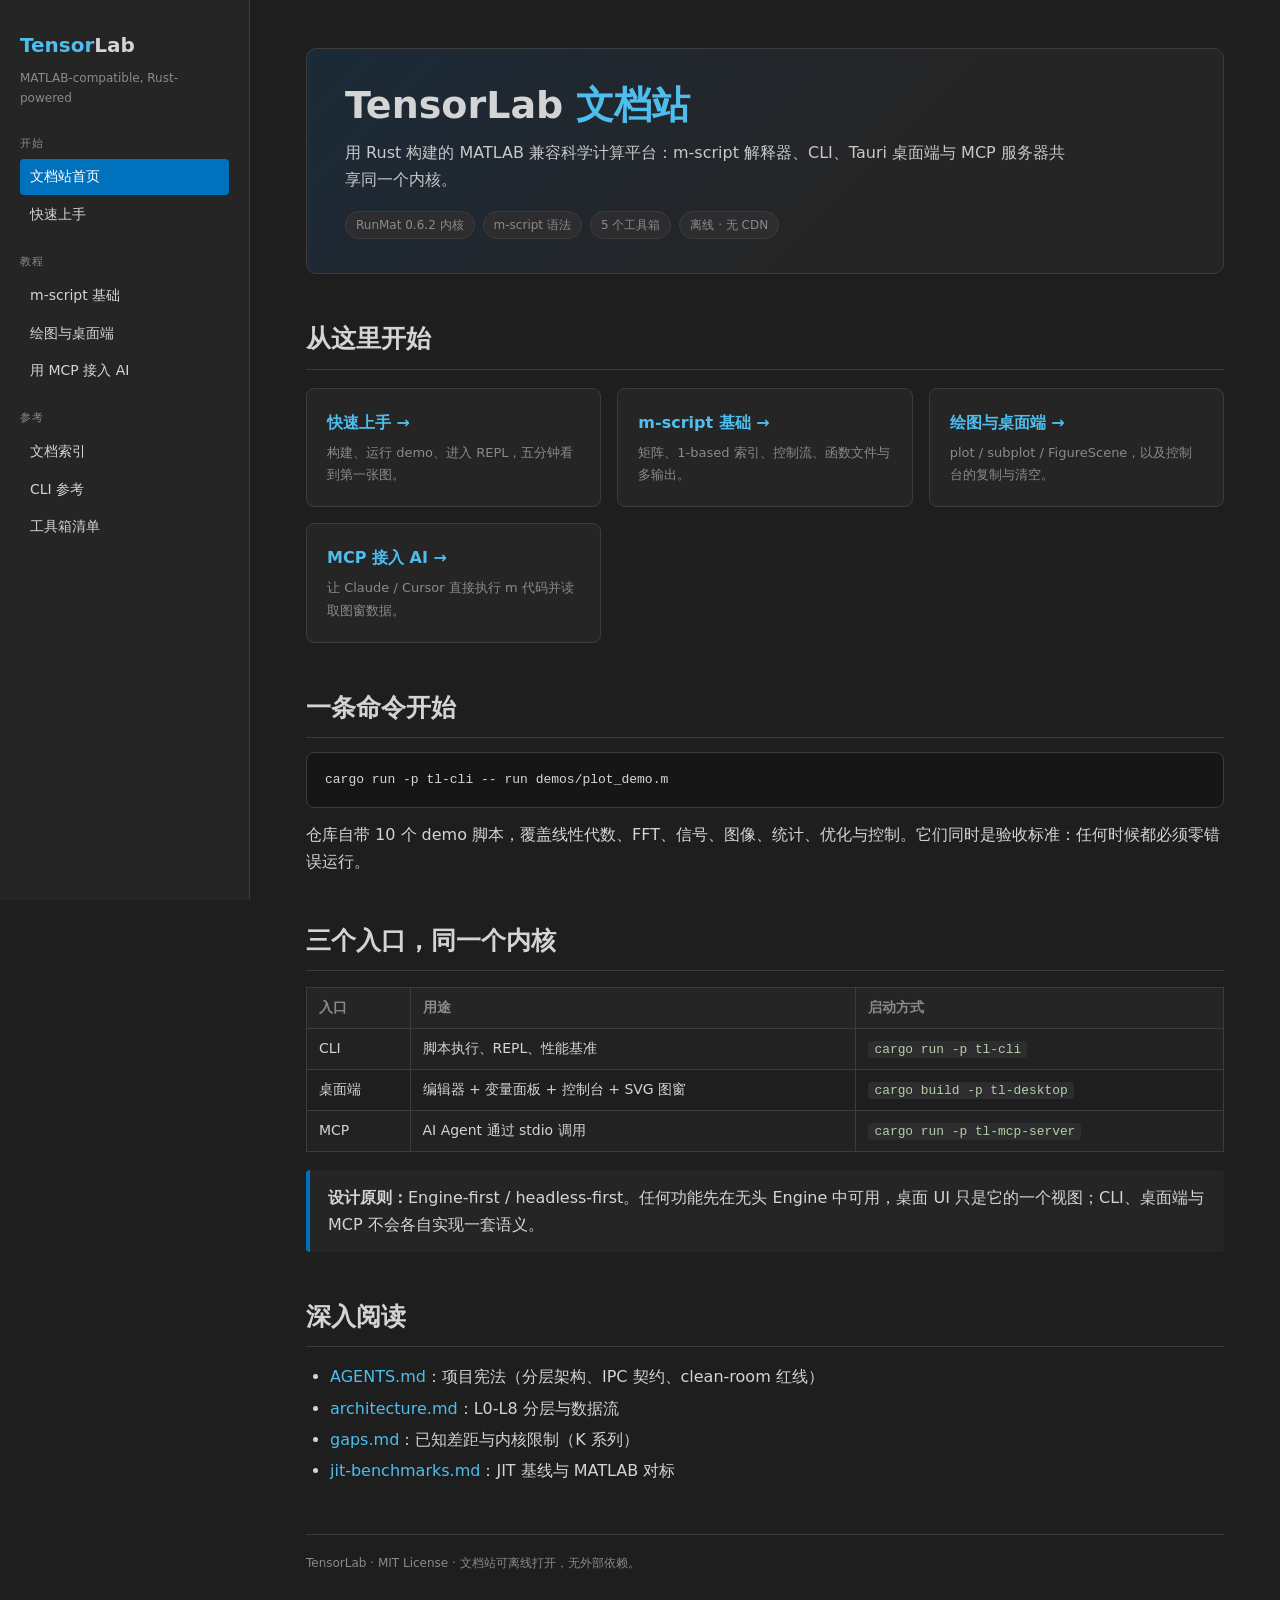
<file: docs/site/index.html>
<!DOCTYPE html>
<html lang="zh-CN">
<head>
<meta charset="UTF-8">
<meta name="viewport" content="width=device-width, initial-scale=1.0">
<title>TensorLab 文档站</title>
<link rel="stylesheet" href="style.css">
</head>
<body>
<div class="layout">
<nav>
  <span class="brand">Tensor<b>Lab</b></span>
  <div class="tagline">MATLAB-compatible, Rust-powered</div>
  <div class="group">开始</div>
  <a class="item active" href="index.html">文档站首页</a>
  <a class="item" href="tutorials/getting-started.html">快速上手</a>
  <div class="group">教程</div>
  <a class="item" href="tutorials/scripting.html">m-script 基础</a>
  <a class="item" href="tutorials/plotting.html">绘图与桌面端</a>
  <a class="item" href="tutorials/mcp.html">用 MCP 接入 AI</a>
  <div class="group">参考</div>
  <a class="item" href="../README.md">文档索引</a>
  <a class="item" href="../cli.md">CLI 参考</a>
  <a class="item" href="../toolboxes/">工具箱清单</a>
</nav>
<main>
<div class="content">
  <section class="hero">
    <h1>Tensor<b style="color:var(--fg)">Lab</b> <span>文档站</span></h1>
    <p>用 Rust 构建的 MATLAB 兼容科学计算平台：m-script 解释器、CLI、Tauri 桌面端与 MCP 服务器共享同一个内核。</p>
    <div class="badges">
      <span class="badge">RunMat 0.6.2 内核</span>
      <span class="badge">m-script 语法</span>
      <span class="badge">5 个工具箱</span>
      <span class="badge">离线 · 无 CDN</span>
    </div>
  </section>

  <h2>从这里开始</h2>
  <div class="cards">
    <a class="card" href="tutorials/getting-started.html">
      <div class="title">快速上手 →</div>
      <div class="desc">构建、运行 demo、进入 REPL，五分钟看到第一张图。</div>
    </a>
    <a class="card" href="tutorials/scripting.html">
      <div class="title">m-script 基础 →</div>
      <div class="desc">矩阵、1-based 索引、控制流、函数文件与多输出。</div>
    </a>
    <a class="card" href="tutorials/plotting.html">
      <div class="title">绘图与桌面端 →</div>
      <div class="desc">plot / subplot / FigureScene，以及控制台的复制与清空。</div>
    </a>
    <a class="card" href="tutorials/mcp.html">
      <div class="title">MCP 接入 AI →</div>
      <div class="desc">让 Claude / Cursor 直接执行 m 代码并读取图窗数据。</div>
    </a>
  </div>

  <h2>一条命令开始</h2>
<pre><code>cargo run -p tl-cli -- run demos/plot_demo.m</code></pre>
  <p>仓库自带 10 个 demo 脚本，覆盖线性代数、FFT、信号、图像、统计、优化与控制。它们同时是验收标准：任何时候都必须零错误运行。</p>

  <h2>三个入口，同一个内核</h2>
  <table>
    <tr><th>入口</th><th>用途</th><th>启动方式</th></tr>
    <tr><td>CLI</td><td>脚本执行、REPL、性能基准</td><td><code>cargo run -p tl-cli</code></td></tr>
    <tr><td>桌面端</td><td>编辑器 + 变量面板 + 控制台 + SVG 图窗</td><td><code>cargo build -p tl-desktop</code></td></tr>
    <tr><td>MCP</td><td>AI Agent 通过 stdio 调用</td><td><code>cargo run -p tl-mcp-server</code></td></tr>
  </table>

  <div class="callout">
    <strong>设计原则：</strong>Engine-first / headless-first。任何功能先在无头 Engine 中可用，桌面 UI 只是它的一个视图；CLI、桌面端与 MCP 不会各自实现一套语义。
  </div>

  <h2>深入阅读</h2>
  <ul>
    <li><a href="../../AGENTS.md">AGENTS.md</a>：项目宪法（分层架构、IPC 契约、clean-room 红线）</li>
    <li><a href="../architecture.md">architecture.md</a>：L0-L8 分层与数据流</li>
    <li><a href="../gaps.md">gaps.md</a>：已知差距与内核限制（K 系列）</li>
    <li><a href="../jit-benchmarks.md">jit-benchmarks.md</a>：JIT 基线与 MATLAB 对标</li>
  </ul>

  <footer>TensorLab · MIT License · 文档站可离线打开，无外部依赖。</footer>
</div>
</main>
</div>
</body>
</html>
</file>
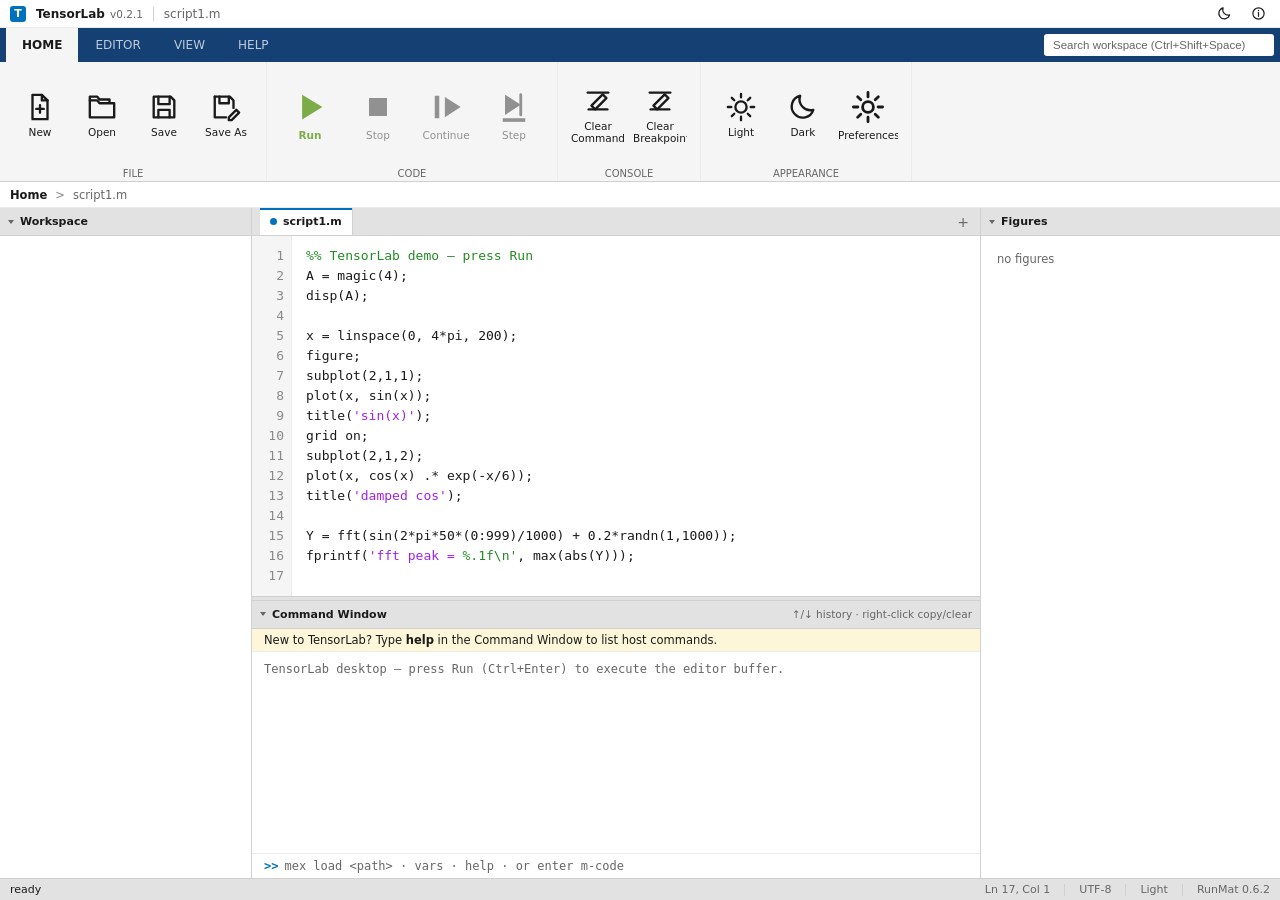
<file: apps/tl-desktop/ui/index.html>
<!DOCTYPE html>
<html lang="en" data-theme="light">
<head>
<meta charset="UTF-8" />
<title>TensorLab</title>
<script>
  // Restore the saved theme before first paint (light is the product default).
  try {
    if (localStorage.getItem("tl.theme") === "dark") {
      document.documentElement.setAttribute("data-theme", "dark");
    }
  } catch (e) { /* storage unavailable */ }
</script>
<style>
  /* ------------------------------------------------------------------
     Design tokens measured from MATLAB R2026a (docs/ui/r2026a-reference/
     design-tokens.md). Light is the default theme; dark is a first-class
     alternative with the same layout metrics.
     ------------------------------------------------------------------ */
  :root {
    /* chrome — 2026-11-12 pixel re-verification (design-tokens.md §1.1/§1.2) */
    --bg-titlebar: #ffffff;          /* titlebar stays white in BOTH themes */
    --bg-ribbon: #f5f5f5;            /* ribbon toolstrip body */
    --bg-ribbon-tabs: #144074;       /* ribbon tab row: brand navy in BOTH themes */
    --bg-ribbon-tab-active: #f5f5f5; /* active tab merges with the body below */
    --bg-panel: #ffffff;
    --bg-editor: #ffffff;
    --bg-panelhead: #e2e2e2;         /* idle panel header strip */
    --bg-docktab-idle: #e2e2e2;
    --bg-gutter: #f5f5f5;
    --bg-banner: #fdf6d8;
    --border-panel: #d0d0d0;
    --border-soft: #ebebeb;
    --hover: #e8e8e8;                /* generic hover fill */
    --titlebar-fg: #1a1a1a;          /* titlebar text (fixed: white bg both themes) */
    --titlebar-muted: #666666;

    /* text */
    --text-primary: #1a1a1a;
    --text-muted: #666666;
    --text-gutter: #8a8a8a;

    /* accents */
    --accent-blue: #0072bd;
    --accent-active: #2e71bf;        /* focused panel header blue */
    --accent-green: #7cac48;
    --accent-stop: #9a9a9a;
    --accent-error: #bd0007;

    /* syntax (light) */
    --syn-keyword: #0072bd;
    --syn-comment: #228b22;
    --syn-string: #a020f0;
    --syn-number: #1a1a1a;
    --syn-builtin: #1a1a1a;

    /* layout metrics (measured, logical px @125% DPI) */
    --h-titlebar: 28px;
    --h-ribbon-tabs: 34px;
    --h-ribbon-body: 120px;
    --h-pathbar: 26px;
    --h-statusbar: 22px;
    --h-panelhead: 28px;
    --w-gutter: 40px;
    --editor-font: 13px;
    --editor-line: 20px;

    /* legacy aliases (kept so inline styles / older rules keep working) */
    --bg: var(--bg-panel);
    --bg2: var(--bg-titlebar);
    --bg3: var(--bg-docktab-idle);
    --panel: var(--bg-docktab-idle);
    --fg: var(--text-primary);
    --dim: var(--text-muted);
    --accent: var(--accent-blue);
    --err: var(--accent-error);
    --warn: #b8860b;
    --border: var(--border-panel);
    --sel: #cfe6f5;
  }

  html[data-theme="dark"] {
    /* 2026-11-12 re-measurement: dark keeps the white titlebar and the navy
       tab row; only the toolstrip body and content area go dark (flat #121212). */
    --bg-titlebar: #ffffff;
    --bg-ribbon: #212121;
    --bg-ribbon-tabs: #144074;
    --bg-ribbon-tab-active: #212121;
    --bg-panel: #121212;
    --bg-editor: #121212;
    --bg-panelhead: #000000;
    --bg-docktab-idle: #212121;
    --bg-gutter: #121212;
    --bg-banner: #433302;
    --border-panel: #454545;
    --border-soft: #3a3a3a;
    --hover: #2e2e2e;

    --text-primary: #e0e0e0;
    --text-muted: #9a9a9a;
    --text-gutter: #6a6a6a;

    --accent-blue: #4da6db;
    --accent-active: #2e71bf;
    --accent-green: #7cac48;
    --accent-stop: #707070;
    --accent-error: #f14c4c;

    --syn-keyword: #4da6db;
    --syn-comment: #6a9955;
    --syn-string: #ce9178;
    --syn-number: #b5cea8;
    --syn-builtin: #dcdcaa;

    --sel: #094771;
    --warn: #cca700;
  }

  * { box-sizing: border-box; margin: 0; padding: 0; }
  html, body { height: 100%; overflow: hidden; }
  body {
    font-family: "Segoe UI", system-ui, sans-serif;
    font-size: 12px;
    background: var(--bg-panel);
    color: var(--text-primary);
    display: flex;
    flex-direction: column;
  }
  button { font-family: inherit; }
  .ico {
    width: 20px; height: 20px; display: block;
    fill: none; stroke: currentColor; stroke-width: 1.25;
    stroke-linecap: round; stroke-linejoin: round;
  }
  .ico text { fill: currentColor; stroke: none; font-size: 9px; font-weight: 700; }
  .spacer { flex: 1; }

  /* ---------------------------------------------------------------- titlebar */
  .titlebar {
    height: var(--h-titlebar); flex: none;
    display: flex; align-items: center; gap: 10px;
    padding: 0 10px;
    background: var(--bg-titlebar);
    color: var(--titlebar-fg);
    border-bottom: 1px solid var(--border-soft);
    user-select: none;
  }
  .brand-mark {
    width: 16px; height: 16px; border-radius: 3px;
    background: var(--accent-blue); color: #fff;
    font-size: 11px; font-weight: 700;
    display: grid; place-items: center;
  }
  .brand { font-size: 12px; font-weight: 600; white-space: nowrap; }
  #app-version { margin-left: 5px; font-size: 10.5px; font-weight: 400; color: var(--titlebar-muted); }
  #doc-title { font-size: 12px; color: var(--titlebar-muted); white-space: nowrap; }
  .titlebar .divider { width: 1px; height: 14px; background: #d0d0d0; }
  .titlebar .icon-btn {
    width: 24px; height: 22px; display: grid; place-items: center;
    border: 1px solid transparent; border-radius: 3px;
    background: transparent; color: var(--titlebar-fg); cursor: pointer;
  }
  .titlebar .icon-btn:hover { background: var(--hover); border-color: var(--border-panel); }
  .titlebar .icon-btn .ico { width: 15px; height: 15px; }

  /* ---------------------------------------------------------------- ribbon */
  .ribbon { flex: none; background: var(--bg-ribbon); }
  .ribbon-tabs {
    height: var(--h-ribbon-tabs);
    display: flex; align-items: stretch; gap: 1px;
    padding: 0 6px;
    background: var(--bg-ribbon-tabs);
  }
  #ribbonTabs { display: flex; align-items: stretch; gap: 1px; }
  .rtab {
    position: relative;
    padding: 0 16px;
    border: none; background: transparent;
    color: rgba(255, 255, 255, .72); font-size: 12px; cursor: pointer;
    border-radius: 0;
  }
  .rtab:hover { background: rgba(255, 255, 255, .12); color: #fff; }
  .rtab.active {
    background: var(--bg-ribbon-tab-active); color: var(--text-primary); font-weight: 600;
  }
  #global-search {
    width: 230px; height: 22px; padding: 0 8px;
    align-self: center;
    border: 1px solid rgba(255, 255, 255, .35); border-radius: 3px;
    background: var(--bg-panel); color: var(--text-primary);
    font-size: 11.5px; outline: none;
  }
  #global-search::placeholder { color: var(--text-muted); }
  #global-search:focus { border-color: var(--accent-blue); }
  .ribbon-body {
    height: var(--h-ribbon-body);
    display: flex; align-items: stretch;
    background: var(--bg-ribbon);
    border-bottom: 1px solid var(--border-panel);
    overflow-x: auto; overflow-y: hidden;
    scrollbar-width: none;
  }
  .ribbon-body::-webkit-scrollbar { height: 0; width: 0; }
  .rgroup {
    display: flex; flex-direction: column;
    padding: 5px 10px 0;
    border-right: 1px solid var(--border-soft);
    flex: none;
  }
  .rgroup-btns { display: flex; gap: 2px; align-items: flex-start; }
  .rgroup-label {
    height: 14px; line-height: 14px; margin-top: auto;
    font-size: 10px; color: var(--text-muted); text-align: center;
  }
  .rbtn {
    width: 60px; height: 96px;
    display: flex; flex-direction: column; align-items: center; justify-content: center; gap: 4px;
    padding: 0 2px;
    border: 1px solid transparent; border-radius: 3px;
    background: transparent; color: var(--text-primary);
    font-size: 10.5px; line-height: 12px; text-align: center; cursor: pointer;
    overflow: hidden;
  }
  .rbtn .ico { width: 30px; height: 30px; }
  .rbtn span { max-width: 100%; max-height: 26px; overflow: hidden; white-space: normal; }
  .rbtn:hover { background: var(--hover); border-color: var(--border-panel); }
  .rbtn.big { width: 66px; height: 96px; }
  .rbtn.big .ico { width: 36px; height: 36px; }
  .rbtn.accent { color: var(--accent-green); font-weight: 600; }
  .rbtn.accent .ico { stroke: var(--accent-green); }
  .rbtn:disabled { opacity: .45; cursor: default; }
  .rbtn:disabled:hover { background: transparent; border-color: transparent; }

  /* ---------------------------------------------------------------- pathbar */
  .pathbar {
    height: var(--h-pathbar); flex: none;
    display: flex; align-items: center; gap: 8px;
    padding: 0 10px;
    background: var(--bg-panel);
    border-bottom: 1px solid var(--border-soft);
    font-size: 11.5px; color: var(--text-muted);
  }
  .pathbar .crumb-root { color: var(--text-primary); font-weight: 600; }
  .pathbar .sep { color: var(--text-gutter); }
  #crumb-path { color: var(--text-muted); overflow: hidden; text-overflow: ellipsis; white-space: nowrap; }

  /* ---------------------------------------------------------------- workspace / docking */
  #workspace { flex: 1; display: flex; min-height: 0; background: var(--bg-docktab-idle); }
  .dock-col { display: flex; flex-direction: column; min-width: 0; min-height: 0; }
  .dock-col.drop { outline: 2px solid var(--accent-blue); outline-offset: -2px; }
  #colLeft { width: 252px; flex: none; border-right: 1px solid var(--border-panel); }
  #colCenter { flex: 1; min-width: 260px; }
  #colRight { width: 300px; flex: none; border-left: 1px solid var(--border-panel); }
  .panel { display: flex; flex-direction: column; min-height: 0; min-width: 0; background: var(--bg-panel); }
  .panel.dragging { opacity: .55; }
  .panel-head {
    height: var(--h-panelhead); flex: none;
    display: flex; align-items: center; gap: 6px;
    padding: 0 8px;
    background: var(--bg-panelhead);
    border-bottom: 1px solid var(--border-panel);
    color: var(--text-primary);
    user-select: none; cursor: default;
  }
  /* focused panel header turns MATLAB blue (measured #2e71bf) */
  .panel.active .panel-head { background: var(--accent-active); color: #fff; }
  .panel.active .panel-head .panel-hint { color: rgba(255, 255, 255, .82); }
  .panel.active .panel-head .caret { border-top-color: #fff; }
  .panel.active .panel-head .icon-btn { color: #fff; }
  .panel.active .panel-head .icon-btn:hover { background: rgba(255, 255, 255, .16); color: #fff; }
  .panel.active .panel-head .dock-tab { color: rgba(255, 255, 255, .85); border-right-color: rgba(255, 255, 255, .25); }
  .panel.active .panel-head .dock-tab.active { color: #fff; background: transparent; }
  .panel-title { font-size: 11px; font-weight: 600; white-space: nowrap; }
  .panel-hint { font-size: 10.5px; color: var(--text-muted); white-space: nowrap; overflow: hidden; text-overflow: ellipsis; }
  .caret {
    width: 0; height: 0; flex: none;
    border-left: 3px solid transparent; border-right: 3px solid transparent;
    border-top: 4px solid var(--text-muted);
    transition: transform .12s;
  }
  .panel.collapsed .caret { transform: rotate(-90deg); }
  .panel.collapsed { flex: none; }
  .panel.collapsed .panel-body { display: none; }
  .panel-body { flex: 1; min-height: 0; display: flex; flex-direction: column; overflow: hidden; }
  #panelVars { flex: 1; }
  #panelFigures { flex: 1; }
  #panelEditor { flex: 1.4; }
  #panelConsole { flex: 1; }
  #panelEditor .panel-body { background: var(--bg-editor); }
  .hsplit { height: 5px; flex: none; background: var(--bg-docktab-idle); border-top: 1px solid var(--border-panel); border-bottom: 1px solid var(--border-panel); cursor: row-resize; }
  body.resizing { cursor: row-resize; user-select: none; }
  body.dragging-panel { cursor: grabbing; user-select: none; }
  .dock-tabs { display: flex; align-items: stretch; height: 100%; }
  .dock-tab {
    display: flex; align-items: center; gap: 6px;
    padding: 0 10px;
    font-size: 11px; color: var(--text-muted);
    background: transparent;
    border-right: 1px solid var(--border-panel);
  }
  .dock-tab.active { color: var(--text-primary); background: var(--bg-editor); font-weight: 600; box-shadow: inset 0 2px 0 var(--accent-blue); }
  .tab-dot { width: 7px; height: 7px; border-radius: 50%; background: var(--accent-blue); }
  .icon-btn {
    width: 18px; height: 18px;
    display: grid; place-items: center;
    border: none; border-radius: 3px;
    background: transparent; color: var(--text-muted);
    font-size: 14px; line-height: 1; cursor: pointer;
  }
  .icon-btn:hover { background: var(--bg-panel); color: var(--text-primary); }

  /* ---------------------------------------------------------------- editor */
  #editor { position: relative; flex: 1; min-height: 0; overflow: hidden; }
  #gutter {
    position: absolute; left: 0; top: 0; bottom: 0; width: var(--w-gutter);
    overflow: hidden;
    background: var(--bg-gutter);
    border-right: 1px solid var(--border-soft);
  }
  #gutter-inner {
    padding: 10px 7px 10px 0;
    text-align: right;
    color: var(--text-gutter);
    font: var(--editor-font)/var(--editor-line) Consolas, "Cascadia Code", monospace;
  }
  #gutter-inner div { height: var(--editor-line); }
  #editor-main { position: absolute; left: var(--w-gutter); right: 0; top: 0; bottom: 0; }
  #editor textarea {
    position: absolute; inset: 0;
    width: 100%; height: 100%; resize: none; border: none; outline: none;
    background: transparent; color: transparent; caret-color: var(--text-primary);
    font: var(--editor-font)/var(--editor-line) Consolas, "Cascadia Code", monospace;
    padding: 10px 14px; white-space: pre; overflow: auto;
  }
  #editor pre {
    position: absolute; inset: 0;
    font: var(--editor-font)/var(--editor-line) Consolas, "Cascadia Code", monospace;
    padding: 10px 14px; white-space: pre;
    overflow: hidden;
    pointer-events: none;
    color: var(--text-primary);
  }
  body.no-gutter #gutter { display: none; }
  body.no-gutter #editor-main { left: 0; }

  /* ---- debugger ---- */
  #editor-main > div { position: absolute; left: 0; right: 0; height: var(--editor-line); pointer-events: none; }
  #dbg-line-hl { background: rgba(122, 202, 72, .28); border-top: 1px solid var(--accent-green); border-bottom: 1px solid var(--accent-green); display: none; }
  #err-line-hl { background: rgba(189, 0, 7, .22); border-top: 1px solid var(--accent-error); border-bottom: 1px solid var(--accent-error); display: none; }
  html[data-theme="dark"] #dbg-line-hl { background: rgba(122, 202, 72, .18); }
  html[data-theme="dark"] #err-line-hl { background: rgba(241, 76, 76, .18); }
  #gutter { cursor: pointer; user-select: none; }
  #gutter-inner div { position: relative; }
  #gutter-inner div:hover { background: var(--hover); }
  #gutter-inner div.bp::after {
    content: ""; position: absolute; left: 4px; top: 50%;
    width: 8px; height: 8px; margin-top: -4px;
    border-radius: 50%; background: var(--accent-error);
  }
  #gutter-inner div.cur { color: var(--accent-green); font-weight: 700; }
  #gutter-inner div.cur::before {
    content: ""; position: absolute; right: 3px; top: 50%;
    border-left: 6px solid var(--accent-green);
    border-top: 4px solid transparent; border-bottom: 4px solid transparent;
    transform: translateY(-50%);
  }
  #gutter-inner div.err { color: var(--accent-error); font-weight: 700; }
  #console .err-jump { cursor: pointer; }
  #console .err-jump:hover { text-decoration: underline; }
  .tok-keyword { color: var(--syn-keyword); }
  .tok-string { color: var(--syn-string); }
  .tok-number { color: var(--syn-number); }
  .tok-comment { color: var(--syn-comment); }
  .tok-operator { color: var(--text-primary); }
  .tok-function { color: var(--syn-builtin); }
  .tok-ident { color: var(--syn-builtin); }

  /* ---------------------------------------------------------------- console */
  #console {
    flex: 1; overflow: auto; padding: 8px 12px;
    font: 12px/1.6 Consolas, "Cascadia Code", monospace;
    white-space: pre-wrap;
    color: var(--text-primary);
    background: var(--bg-panel);
  }
  #console .err { color: var(--accent-error); }
  #console .warn { color: var(--warn); }
  #console .meta { color: var(--text-muted); }
  #console:focus { outline: 1px solid var(--border-panel); outline-offset: -1px; }
  #console-banner {
    flex: none; padding: 4px 12px;
    background: var(--bg-banner);
    border-bottom: 1px solid var(--border-soft);
    color: var(--text-primary); font-size: 11.5px;
  }
  #console-banner b { font-weight: 600; }
  #console-input-row {
    display: flex; align-items: center; gap: 6px; flex: none;
    padding: 5px 12px;
    border-top: 1px solid var(--border-soft);
    background: var(--bg-panel);
  }
  #console-input-row .prompt { color: var(--accent-blue); font: 12px Consolas, monospace; font-weight: 600; }
  #console-input {
    flex: 1; background: transparent; border: none; outline: none;
    color: var(--text-primary);
    font: 12px Consolas, "Cascadia Code", monospace;
  }
  #console-input::placeholder { color: var(--text-muted); }

  /* Command Window context menu (copy / select all / clear) */
  #console-menu {
    position: fixed; z-index: 50; min-width: 210px; padding: 4px;
    background: var(--bg-panel); border: 1px solid var(--border-panel); border-radius: 4px;
    box-shadow: 0 8px 20px rgba(0, 0, 0, .28);
  }
  #console-menu button {
    display: flex; align-items: center; justify-content: space-between; gap: 24px;
    width: 100%; padding: 6px 10px; background: transparent; border: none; border-radius: 3px;
    color: var(--text-primary); font-size: 12px; text-align: left; cursor: pointer;
  }
  #console-menu button:hover, #console-menu button:focus { background: var(--sel); outline: none; }
  #console-menu button:disabled { opacity: .45; cursor: default; }
  #console-menu button:disabled:hover { background: transparent; }
  #console-menu .shortcut { color: var(--text-muted); font-size: 11px; }

  /* ---------------------------------------------------------------- workspace table / figures */
  #vars { flex: 1; overflow: auto; min-height: 0; }
  #vars table { width: 100%; border-collapse: collapse; font-size: 11.5px; table-layout: auto; }
  #vars th {
    text-align: left; color: var(--text-muted); font-weight: 600;
    padding: 3px 8px;
    border-bottom: 1px solid var(--border-panel);
    position: sticky; top: 0; background: var(--bg-docktab-idle);
  }
  #vars td { padding: 2px 8px; height: 18px; border-bottom: 1px solid var(--border-soft); overflow-wrap: anywhere; }
  #vars td.class { color: var(--text-muted); }
  #vars td.size { color: var(--text-muted); }
  #vars td.val { font-family: Consolas, "Cascadia Code", monospace; font-size: 11px; line-height: 1.5; overflow-wrap: anywhere; white-space: normal; }
  #figures { flex: 1; overflow: auto; padding: 8px; display: flex; flex-direction: column; gap: 8px; }
  .fig-card { background: #fff; border: 1px solid var(--border-soft); border-radius: 4px; padding: 6px; overflow: auto; }
  .fig-card svg { width: 100%; height: auto; display: block; }
  .fig-empty { color: var(--text-muted); font-size: 11.5px; padding: 8px; }

  /* ---------------------------------------------------------------- dialogs */
  .overlay {
    position: fixed; inset: 0; z-index: 100; display: flex;
    align-items: center; justify-content: center;
    background: rgba(0, 0, 0, .35);
  }
  .overlay[hidden] { display: none; }
  .dialog {
    width: 400px; max-width: calc(100vw - 40px);
    padding: 20px 22px;
    background: var(--bg-panel);
    border: 1px solid var(--border-panel); border-radius: 6px;
    box-shadow: 0 18px 48px rgba(0, 0, 0, .32);
  }
  .dialog h2 { font-size: 18px; font-weight: 600; color: var(--accent-blue); }
  .dialog h2 b { color: var(--text-primary); }
  .dialog dl {
    display: grid; grid-template-columns: 110px 1fr; gap: 8px 12px;
    margin: 14px 0 18px; font-size: 12.5px;
  }
  .dialog dt { color: var(--text-muted); }
  .dialog dd { margin: 0; color: var(--text-primary); }
  .dialog .actions { display: flex; justify-content: flex-end; gap: 8px; }
  .btn {
    padding: 4px 14px; border-radius: 3px; font-size: 12px; cursor: pointer;
    border: 1px solid var(--border-panel); background: var(--bg-docktab-idle); color: var(--text-primary);
  }
  .btn:hover { border-color: var(--accent-blue); }
  .btn.primary { background: var(--accent-blue); border-color: var(--accent-blue); color: #fff; }
  .shortcut-list { margin: 14px 0 18px; display: grid; grid-template-columns: auto 1fr; gap: 6px 14px; font-size: 12px; }
  .shortcut-list kbd {
    font-family: Consolas, monospace; font-size: 11px;
    padding: 1px 5px; border: 1px solid var(--border-panel); border-radius: 3px;
    background: var(--bg-docktab-idle); color: var(--text-primary); white-space: nowrap;
  }
  .shortcut-list span { color: var(--text-muted); }

  /* Preferences */
  #pref-dialog {
    width: 760px; max-width: calc(100vw - 48px);
    height: 460px; max-height: calc(100vh - 48px);
    display: flex; flex-direction: column;
    background: var(--bg-panel); border: 1px solid var(--border-panel); border-radius: 6px;
    box-shadow: 0 18px 48px rgba(0, 0, 0, .32);
    overflow: hidden;
  }
  .pref-head {
    height: 34px; flex: none;
    display: flex; align-items: center; gap: 10px;
    padding: 0 12px;
    border-bottom: 1px solid var(--border-panel);
    background: var(--bg-docktab-idle);
  }
  .pref-head .title { font-size: 13px; font-weight: 600; }
  #pref-search {
    width: 210px; height: 20px; padding: 0 8px;
    border: 1px solid var(--border-panel); border-radius: 10px;
    background: var(--bg-panel); color: var(--text-primary);
    font-size: 11.5px; outline: none;
  }
  #pref-search:focus { border-color: var(--accent-blue); }
  .pref-main { flex: 1; display: flex; min-height: 0; }
  #pref-nav {
    width: 210px; flex: none;
    border-right: 1px solid var(--border-panel);
    overflow: auto; padding: 6px;
    background: var(--bg-panel);
  }
  #pref-nav button {
    display: block; width: 100%; text-align: left;
    padding: 6px 10px; border: none; border-radius: 3px;
    background: transparent; color: var(--text-primary);
    font-size: 12px; cursor: pointer;
  }
  #pref-nav button:hover { background: var(--bg-docktab-idle); }
  #pref-nav button.active { background: var(--sel); color: var(--text-primary); font-weight: 600; }
  #pref-nav .nav-empty { padding: 8px 10px; font-size: 11.5px; color: var(--text-muted); }
  #pref-content { flex: 1; overflow: auto; padding: 16px 18px; font-size: 12px; }
  #pref-content h3 { font-size: 13px; margin-bottom: 12px; }
  #pref-content .row { display: flex; align-items: center; gap: 10px; margin: 8px 0; }
  #pref-content .row label { min-width: 120px; color: var(--text-muted); }
  #pref-content .hint { color: var(--text-muted); font-size: 11.5px; margin-top: 10px; line-height: 1.6; }
  #pref-content select {
    height: 22px; padding: 0 6px;
    border: 1px solid var(--border-panel); border-radius: 3px;
    background: var(--bg-panel); color: var(--text-primary); font-size: 12px;
  }
  #pref-content .check { display: flex; align-items: center; gap: 6px; }
  .pref-foot {
    height: 38px; flex: none;
    display: flex; align-items: center; justify-content: flex-end; gap: 8px;
    padding: 0 12px;
    border-top: 1px solid var(--border-panel);
    background: var(--bg-docktab-idle);
  }

  /* toast */
  #toast {
    position: fixed; left: 50%; bottom: 34px; transform: translateX(-50%);
    z-index: 200; padding: 7px 14px;
    background: var(--text-primary); color: var(--bg-panel);
    border-radius: 4px; font-size: 12px;
    opacity: 0; pointer-events: none; transition: opacity .18s;
    max-width: 70vw;
  }
  #toast.show { opacity: .95; }

  /* ---------------------------------------------------------------- statusbar */
  .statusbar {
    height: var(--h-statusbar); flex: none;
    display: flex; align-items: center; gap: 14px;
    padding: 0 10px;
    background: var(--bg-docktab-idle);
    border-top: 1px solid var(--border-panel);
    color: var(--text-muted); font-size: 11px;
    white-space: nowrap;
  }
  #status { color: var(--text-primary); }
  #status.err { color: var(--accent-error); }
  .statusbar .item { color: var(--text-muted); }
  .statusbar .divider { width: 1px; height: 12px; background: var(--border-panel); }
</style>
</head>
<body>
<svg aria-hidden="true" style="position:absolute;width:0;height:0;overflow:hidden">
  <symbol id="i-new" viewBox="0 0 16 16"><path d="M4 1.5h5l3 3v10H4z"/><path d="M9 1.5v3h3"/><path d="M8 7v4M6 9h4"/></symbol>
  <symbol id="i-open" viewBox="0 0 16 16"><path d="M1.5 4.5h4l1.2 1.5h7.8v7.5H1.5z"/><path d="M1.5 4.5v-2h4l1.2 1.5h5.3v1"/></symbol>
  <symbol id="i-save" viewBox="0 0 16 16"><path d="M2.5 2.5h9l2 2v9h-11z"/><path d="M5 2.5v4h6v-4"/><path d="M5 13.5v-4h6v4"/></symbol>
  <symbol id="i-saveas" viewBox="0 0 16 16"><path d="M2 2.5h8l2 2v4"/><path d="M2 2.5v11h6"/><path d="M4.5 2.5v3.5h5V2.5"/><path d="M9.5 13.5l4-4 1.5 1.5-4 4H9.5z"/></symbol>
  <symbol id="i-run" viewBox="0 0 16 16"><path d="M4.5 2.5l9 5.5-9 5.5z" fill="currentColor" stroke="none"/></symbol>
  <symbol id="i-stop" viewBox="0 0 16 16"><rect x="4" y="4" width="8" height="8" fill="currentColor" stroke="none"/></symbol>
  <symbol id="i-continue" viewBox="0 0 16 16"><rect x="3" y="3" width="2" height="10" fill="currentColor" stroke="none"/><path d="M7.5 3.5l7 4.5-7 4.5z" fill="currentColor" stroke="none"/></symbol>
  <symbol id="i-step" viewBox="0 0 16 16"><path d="M4 2.5l7 4.5-7 4.5z" fill="currentColor" stroke="none"/><path d="M11 2.5v9"/><rect x="3" y="13" width="10" height="1.6" fill="currentColor" stroke="none"/></symbol>
  <symbol id="i-clear" viewBox="0 0 16 16"><path d="M3 12.5h10"/><path d="M4.5 10.5l6-6 2 2-6 6z"/><path d="M2.5 3.5h11"/></symbol>
  <symbol id="i-vars" viewBox="0 0 16 16"><rect x="2" y="2.5" width="12" height="11"/><path d="M2 6h12M2 9.5h12M6 2.5v11M10 2.5v11"/></symbol>
  <symbol id="i-figures" viewBox="0 0 16 16"><path d="M2 1.5v12.5h12"/><path d="M3.5 11l3-4 2.5 2.5 4-6"/></symbol>
  <symbol id="i-sun" viewBox="0 0 16 16"><circle cx="8" cy="8" r="3"/><path d="M8 1v1.8M8 13.2V15M1 8h1.8M13.2 8H15M3.1 3.1l1.3 1.3M11.6 11.6l1.3 1.3M12.9 3.1l-1.3 1.3M4.4 11.6l-1.3 1.3"/></symbol>
  <symbol id="i-moon" viewBox="0 0 16 16"><path d="M13.5 9.5A5.8 5.8 0 016.5 2a5.9 5.9 0 107 7.5z"/></symbol>
  <symbol id="i-gear" viewBox="0 0 16 16"><circle cx="8" cy="8" r="2.4"/><path d="M8 1.5v2M8 12.5v2M1.5 8h2M12.5 8h2M3.4 3.4l1.4 1.4M11.2 11.2l1.4 1.4M12.6 3.4l-1.4 1.4M4.8 11.2l-1.4 1.4"/></symbol>
  <symbol id="i-help" viewBox="0 0 16 16"><circle cx="8" cy="8" r="6"/><text x="8" y="11.2" text-anchor="middle">?</text></symbol>
  <symbol id="i-about" viewBox="0 0 16 16"><circle cx="8" cy="8" r="6"/><path d="M8 7v4"/><circle cx="8" cy="4.8" r=".7" fill="currentColor" stroke="none"/></symbol>
  <symbol id="i-layout" viewBox="0 0 16 16"><rect x="1.5" y="2.5" width="13" height="11"/><path d="M1.5 6h13M6.5 6v7.5"/></symbol>
  <symbol id="i-console" viewBox="0 0 16 16"><path d="M2 3.5l4 4.5-4 4.5"/><path d="M8 13.5h6"/></symbol>
  <symbol id="i-editor" viewBox="0 0 16 16"><path d="M2.5 13.5l1-3.5 7-7 2.5 2.5-7 7z"/><path d="M9.5 3.5l2.5 2.5"/></symbol>
</svg>

<div class="titlebar">
  <div class="brand-mark">T</div>
  <div class="brand">TensorLab<span id="app-version"></span></div>
  <div class="divider"></div>
  <div id="doc-title">script1.m</div>
  <div class="spacer"></div>
  <button class="icon-btn" id="theme-btn" title="Toggle light / dark theme">
    <svg class="ico"><use id="theme-btn-icon" href="#i-moon"/></svg>
  </button>
  <button class="icon-btn" id="about-btn" title="About TensorLab (F1)">
    <svg class="ico"><use href="#i-about"/></svg>
  </button>
</div>

<div class="ribbon">
  <div class="ribbon-tabs">
    <div id="ribbonTabs" role="tablist"></div>
    <div class="spacer"></div>
    <input id="global-search" type="search" placeholder="Search workspace (Ctrl+Shift+Space)" spellcheck="false" />
  </div>
  <div class="ribbon-body" id="ribbonBody" role="tabpanel"></div>
</div>

<div class="pathbar">
  <span class="crumb-root">Home</span>
  <span class="sep">&gt;</span>
  <span id="crumb-path">script1.m</span>
</div>

<main id="workspace">
  <div class="dock-col" id="colLeft">
    <section class="panel" id="panelVars" data-panel="vars">
      <div class="panel-head" title="Double-click to collapse · drag to dock">
        <span class="caret"></span>
        <span class="panel-title">Workspace</span>
      </div>
      <div class="panel-body"><div id="vars"></div></div>
    </section>
  </div>

  <div class="dock-col" id="colCenter">
    <section class="panel" id="panelEditor" data-panel="editor">
      <div class="panel-head" title="Double-click to collapse · drag to dock">
        <div class="dock-tabs">
          <div class="dock-tab active" id="editor-tab"><span class="tab-dot"></span><span id="run-file">script1.m</span></div>
        </div>
        <span class="spacer"></span>
        <button class="icon-btn" id="new-tab-btn" title="New script">+</button>
      </div>
      <div class="panel-body">
        <div id="editor">
          <div id="gutter"><div id="gutter-inner"></div></div>
          <div id="editor-main">
            <div id="err-line-hl"></div>
            <div id="dbg-line-hl"></div>
            <pre id="highlight"></pre>
            <textarea id="src" spellcheck="false"></textarea>
          </div>
        </div>
      </div>
    </section>
    <div class="hsplit" id="hsplit" title="Drag to resize"></div>
    <section class="panel" id="panelConsole" data-panel="console">
      <div class="panel-head" title="Double-click to collapse · drag to dock">
        <span class="caret"></span>
        <span class="panel-title">Command Window</span>
        <span class="spacer"></span>
        <span class="panel-hint">↑/↓ history · right-click copy/clear</span>
      </div>
      <div class="panel-body">
        <div id="console-banner">New to TensorLab? Type <b>help</b> in the Command Window to list host commands.</div>
        <div id="console" tabindex="0"></div>
        <div id="console-input-row">
          <span class="prompt">&gt;&gt;</span>
          <input id="console-input" spellcheck="false" placeholder="mex load <path> · vars · help · or enter m-code" />
        </div>
      </div>
    </section>
  </div>

  <div class="dock-col" id="colRight">
    <section class="panel" id="panelFigures" data-panel="figures">
      <div class="panel-head" title="Double-click to collapse · drag to dock">
        <span class="caret"></span>
        <span class="panel-title">Figures</span>
      </div>
      <div class="panel-body"><div id="figures"><div class="fig-empty">no figures</div></div></div>
    </section>
  </div>
</main>

<div class="statusbar">
  <span id="status">ready</span>
  <span class="spacer"></span>
  <span class="item" id="st-pos">Ln 1, Col 1</span>
  <span class="divider"></span>
  <span class="item">UTF-8</span>
  <span class="divider"></span>
  <span class="item" id="st-theme">Light</span>
  <span class="divider"></span>
  <span class="item">RunMat 0.6.2</span>
</div>

<div id="console-menu" hidden role="menu" aria-label="Command Window">
  <button type="button" role="menuitem" data-action="copy">Copy<span class="shortcut">Ctrl+C</span></button>
  <button type="button" role="menuitem" data-action="copy-all">Copy All</button>
  <button type="button" role="menuitem" data-action="select-all">Select All<span class="shortcut">Ctrl+A</span></button>
  <button type="button" role="menuitem" data-action="clear">Clear Command Window<span class="shortcut">Ctrl+L</span></button>
</div>

<div id="about-overlay" class="overlay" hidden>
  <div class="dialog" id="about-dialog" role="dialog" aria-modal="true" aria-labelledby="about-title">
    <h2 id="about-title">Tensor<b>Lab</b></h2>
    <dl>
      <dt>Version</dt><dd id="about-version">0.2.1</dd>
      <dt>Kernel</dt><dd id="about-kernel">RunMat 0.6.2</dd>
      <dt>Compatibility</dt><dd id="about-compat">MATLAB R2026a</dd>
      <dt>License</dt><dd id="about-license">MIT</dd>
    </dl>
    <div class="actions"><button type="button" class="btn primary" id="about-close">Close</button></div>
  </div>
</div>

<div id="help-overlay" class="overlay" hidden>
  <div class="dialog" role="dialog" aria-modal="true" aria-labelledby="help-title">
    <h2 id="help-title">Keyboard &amp; UI shortcuts</h2>
    <div class="shortcut-list">
      <kbd>Ctrl+Enter</kbd><span>Run the editor buffer</span>
      <kbd>Ctrl+O</kbd><span>Open a .m script</span>
      <kbd>Ctrl+S</kbd><span>Save</span>
      <kbd>Ctrl+Shift+S</kbd><span>Save As</span>
      <kbd>Ctrl+L</kbd><span>Clear the Command Window</span>
      <kbd>Ctrl+,</kbd><span>Preferences</span>
      <kbd>Ctrl+Shift+Space</kbd><span>Focus the global search box</span>
      <kbd>F1</kbd><span>About TensorLab</span>
      <kbd>↑ / ↓</kbd><span>Command history</span>
    </div>
    <div class="actions"><button type="button" class="btn primary" id="help-close">Close</button></div>
  </div>
</div>

<div id="pref-overlay" class="overlay" hidden>
  <div id="pref-dialog" role="dialog" aria-modal="true" aria-labelledby="pref-title">
    <div class="pref-head">
      <span class="title" id="pref-title">Preferences</span>
      <span class="spacer"></span>
      <input id="pref-search" type="search" placeholder="Search settings" spellcheck="false" />
      <button class="icon-btn" id="pref-close" title="Close">×</button>
    </div>
    <div class="pref-main">
      <nav id="pref-nav"></nav>
      <div id="pref-content"></div>
    </div>
    <div class="pref-foot"><button class="btn primary" id="pref-done">Done</button></div>
  </div>
</div>

<div id="toast" role="status"></div>

<script>
const $ = (id) => document.getElementById(id);
const src = $("src"), hl = $("highlight"), consoleEl = $("console");
const DEMO = `%% TensorLab demo — press Run
A = magic(4);
disp(A);

x = linspace(0, 4*pi, 200);
figure;
subplot(2,1,1);
plot(x, sin(x));
title('sin(x)');
grid on;
subplot(2,1,2);
plot(x, cos(x) .* exp(-x/6));
title('damped cos');

Y = fft(sin(2*pi*50*(0:999)/1000) + 0.2*randn(1,1000));
fprintf('fft peak = %.1f\\n', max(abs(Y)));
`;
src.value = DEMO;

// ---- toast ----
let toastTimer = null;
function showToast(text) {
  const t = $("toast");
  t.textContent = text;
  t.classList.add("show");
  clearTimeout(toastTimer);
  toastTimer = setTimeout(() => t.classList.remove("show"), 1800);
}

// ---- theme (light is the product default) ----
function setTheme(theme) {
  const t = theme === "dark" ? "dark" : "light";
  document.documentElement.setAttribute("data-theme", t);
  try { localStorage.setItem("tl.theme", t); } catch { /* ignore */ }
  const st = $("st-theme");
  if (st) st.textContent = t === "dark" ? "Dark" : "Light";
  const icon = $("theme-btn-icon");
  if (icon) icon.setAttribute("href", t === "dark" ? "#i-sun" : "#i-moon");
  document.querySelectorAll('input[name="pref-theme"]').forEach((r) => { r.checked = r.value === t; });
}
function toggleTheme() {
  setTheme(document.documentElement.getAttribute("data-theme") === "dark" ? "light" : "dark");
}
$("theme-btn").addEventListener("click", toggleTheme);

// ---- editor options (font size / line numbers), persisted ----
function setEditorFont(px) {
  const size = Math.max(10, Math.min(20, parseInt(px, 10) || 13));
  document.documentElement.style.setProperty("--editor-font", size + "px");
  try { localStorage.setItem("tl.editorFont", String(size)); } catch { /* ignore */ }
  updateGutter();
}
function setGutterVisible(visible) {
  document.body.classList.toggle("no-gutter", !visible);
  try { localStorage.setItem("tl.gutter", visible ? "1" : "0"); } catch { /* ignore */ }
}

// ---- ribbon (4 tabs: HOME / EDITOR / VIEW / HELP) ----
const RIBBONS = {
  HOME: [
    { label: "FILE", items: [
      { text: "New", icon: "i-new", act: "new" },
      { text: "Open", icon: "i-open", act: "open", id: "open-btn" },
      { text: "Save", icon: "i-save", act: "save", id: "save-btn" },
      { text: "Save As", icon: "i-saveas", act: "saveas", id: "saveas-btn" },
    ]},
    { label: "CODE", items: [
      { text: "Run", icon: "i-run", act: "run", id: "run-btn", big: true, accent: true },
      { text: "Stop", icon: "i-stop", act: "stop", id: "stop-btn", big: true, disabled: true },
      { text: "Continue", icon: "i-continue", act: "dbgContinue", id: "continue-btn", big: true, disabled: true },
      { text: "Step", icon: "i-step", act: "dbgStep", id: "step-btn", big: true, disabled: true },
    ]},
    { label: "CONSOLE", items: [
      { text: "Clear Commands", icon: "i-clear", act: "clc" },
      { text: "Clear Breakpoints", icon: "i-clear", act: "dbgClearBreakpoints" },
    ]},
    { label: "APPEARANCE", items: [
      { text: "Light", icon: "i-sun", act: "themeLight" },
      { text: "Dark", icon: "i-moon", act: "themeDark" },
      { text: "Preferences", icon: "i-gear", act: "prefs", big: true },
    ]},
  ],
  EDITOR: [
    { label: "FILE", items: [
      { text: "New", icon: "i-new", act: "new" },
      { text: "Open", icon: "i-open", act: "open" },
      { text: "Save", icon: "i-save", act: "save" },
      { text: "Save As", icon: "i-saveas", act: "saveas" },
    ]},
    { label: "RUN", items: [
      { text: "Run", icon: "i-run", act: "run", id: "run-btn", big: true, accent: true },
      { text: "Stop", icon: "i-stop", act: "stop", id: "stop-btn", big: true, disabled: true },
      { text: "Continue", icon: "i-continue", act: "dbgContinue", id: "continue-btn", big: true, disabled: true },
      { text: "Step", icon: "i-step", act: "dbgStep", id: "step-btn", big: true, disabled: true },
    ]},
    { label: "BREAKPOINTS", items: [
      { text: "Clear All", icon: "i-clear", act: "dbgClearBreakpoints" },
    ]},
    { label: "COMMAND WINDOW", items: [
      { text: "Clear", icon: "i-clear", act: "clc" },
      { text: "Console", icon: "i-console", act: "toggleConsole" },
    ]},
  ],
  VIEW: [
    { label: "PANELS", items: [
      { text: "Workspace", icon: "i-vars", act: "toggleVars" },
      { text: "Figures", icon: "i-figures", act: "toggleFigures" },
      { text: "Command Window", icon: "i-console", act: "toggleConsole" },
    ]},
    { label: "APPEARANCE", items: [
      { text: "Light", icon: "i-sun", act: "themeLight" },
      { text: "Dark", icon: "i-moon", act: "themeDark" },
      { text: "Preferences", icon: "i-gear", act: "prefs", big: true },
    ]},
    { label: "LAYOUT", items: [
      { text: "Reset Layout", icon: "i-layout", act: "resetLayout" },
    ]},
  ],
  HELP: [
    { label: "RESOURCES", items: [
      { text: "Shortcuts", icon: "i-editor", act: "help" },
      { text: "Help", icon: "i-help", act: "help", big: true },
    ]},
    { label: "PRODUCT", items: [
      { text: "About", icon: "i-about", act: "about", big: true },
      { text: "Preferences", icon: "i-gear", act: "prefs" },
    ]},
  ],
};

let activeTab = "HOME";

function renderRibbonTabs() {
  const host = $("ribbonTabs");
  host.innerHTML = "";
  for (const name of Object.keys(RIBBONS)) {
    const b = document.createElement("button");
    b.type = "button";
    b.className = "rtab" + (name === activeTab ? " active" : "");
    b.textContent = name;
    b.setAttribute("role", "tab");
    b.setAttribute("aria-selected", name === activeTab ? "true" : "false");
    b.dataset.tab = name;
    b.addEventListener("click", () => { activeTab = name; renderRibbonTabs(); renderRibbonBody(); });
    host.appendChild(b);
  }
}

function ribbonButton(it) {
  const b = document.createElement("button");
  b.type = "button";
  b.className = "rbtn" + (it.big ? " big" : "") + (it.accent ? " accent" : "");
  b.dataset.act = it.act;
  if (it.id) b.id = it.id;
  if (it.disabled) b.disabled = true;
  b.title = it.text;
  b.innerHTML = `<svg class="ico"><use href="#${it.icon}"/></svg><span></span>`;
  b.querySelector("span").textContent = it.text;
  return b;
}

function renderRibbonBody() {
  const host = $("ribbonBody");
  host.innerHTML = "";
  for (const group of RIBBONS[activeTab] || []) {
    const g = document.createElement("div");
    g.className = "rgroup";
    const row = document.createElement("div");
    row.className = "rgroup-btns";
    for (const it of group.items) row.appendChild(ribbonButton(it));
    const label = document.createElement("div");
    label.className = "rgroup-label";
    label.textContent = group.label;
    g.appendChild(row);
    g.appendChild(label);
    host.appendChild(g);
  }
}

// One delegated listener keeps working across ribbon re-renders.
$("ribbonBody").addEventListener("click", (e) => {
  const b = e.target.closest("button[data-act]");
  if (!b || b.disabled) return;
  doAction(b.dataset.act);
});

function doAction(act) {
  switch (act) {
    case "new": newFile(); break;
    case "open": openFile(); break;
    case "save": saveFile(false); break;
    case "saveas": saveFile(true); break;
    case "run": run(); break;
    case "stop": stop(); break;
    case "dbgContinue": if (pausedLine) dbgResume("continue"); break;
    case "dbgStep": if (pausedLine) dbgResume("step"); break;
    case "dbgClearBreakpoints": breakpoints.clear(); refreshGutterMarks(); syncBreakpoints(); showToast("All breakpoints cleared"); break;
    case "clc": clearConsole(); break;
    case "themeLight": setTheme("light"); break;
    case "themeDark": setTheme("dark"); break;
    case "prefs": openPrefs(); break;
    case "about": openAbout(); break;
    case "help": openHelp(); break;
    case "resetLayout": resetLayout(); break;
    case "toggleVars": togglePanel("panelVars"); break;
    case "toggleFigures": togglePanel("panelFigures"); break;
    case "toggleConsole": togglePanel("panelConsole"); break;
    default: showToast(act + " is not available in this build");
  }
}

// ---- syntax highlight (overlay technique, MATLAB rules) ----
const KEYWORDS = /\b(function|end|if|elseif|else|for|while|switch|case|otherwise|break|continue|return|try|catch|global|persistent|arguments)\b/g;
const BUILTINS = /\b(sin|cos|tan|exp|log|log2|log10|sqrt|abs|sign|floor|ceil|round|fix|mod|rem|zeros|ones|eye|rand|randn|linspace|length|size|numel|reshape|repmat|diag|find|sum|prod|cumsum|cumprod|max|min|mean|median|std|var|inv|det|eig|svd|lu|qr|norm|trace|fft|ifft|conv|filter|plot|plot3|scatter|stem|bar|histogram|area|pie|surf|mesh|contour|imagesc|subplot|figure|hold|grid|title|xlabel|ylabel|zlabel|legend|xlim|ylim|axis|gca|gcf|close|clc|clear|disp|fprintf|sprintf|display|who|whos|exist|isnumeric|islogical|ischar|isstring|iscell|isstruct|isfield|isempty|isscalar|isvector|isequal|isfinite|isinf|isnan|isreal|logical|double|single|char|string|cell|struct|num2str|str2double|str2num|strcat|strcmp|strcmpi|format|input|save|load|help|version|ver|ans|pi|eps|Inf|NaN)\b/g;

function esc(s) {
  return s.replace(/&/g, "&amp;").replace(/</g, "&lt;").replace(/>/g, "&gt;");
}
function highlight() {
  let s = esc(src.value);
  // strings first
  s = s.replace(/(&#?\w+;)|('(?:[^']|'')*'|"(?:[^"\\]|\\.)*")/g, (m, entity, str) => {
    if (entity) return entity;
    return `<span class="tok-string">${str}</span>`;
  });
  // comments
  s = s.replace(/(%[^\n<]*)(?=<\/span>|$|\n)/gm, '<span class="tok-comment">$1</span>');
  // keyword/builtin/number only on text outside existing spans
  const parts = s.split(/(<span[^>]*>.*?<\/span>)/gs);
  for (let i = 0; i < parts.length; i++) {
    if (parts[i].startsWith("<span")) continue;
    let t = parts[i];
    t = t.replace(KEYWORDS, '<span class="tok-keyword">$1</span>');
    t = t.replace(BUILTINS, '<span class="tok-function">$1</span>');
    t = t.replace(/\b(\d+\.?\d*([eE][+-]?\d+)?[ij]?)\b/g, '<span class="tok-number">$1</span>');
    parts[i] = t;
  }
  hl.innerHTML = parts.join("");
}

// ---- line-number gutter ----
const gutterInner = $("gutter-inner");
function updateGutter() {
  const n = src.value.split("\n").length;
  if (gutterInner.childElementCount === n) return;
  const frag = document.createDocumentFragment();
  for (let i = 1; i <= n; i++) {
    const d = document.createElement("div");
    d.textContent = i;
    frag.appendChild(d);
  }
  gutterInner.replaceChildren(frag);
  syncGutterScroll();
  refreshGutterMarks();
}
function syncGutterScroll() {
  gutterInner.style.transform = `translateY(${-src.scrollTop}px)`;
}

// ---- debugger: breakpoints / step / continue (MATLAB dbstop semantics) ----
const EDITOR_LINE = 20;   // px, must match --editor-line
const breakpoints = new Set();
let pausedLine = null;
let errLine = null;

function syncBreakpoints() {
  invoke("debug_set_breakpoints", { lines: Array.from(breakpoints).sort((a, b) => a - b) }).catch(() => {});
}
function positionHl(el, line) {
  if (!line) { el.style.display = "none"; return; }
  el.style.top = 10 + (line - 1) * EDITOR_LINE - src.scrollTop + "px";
  el.style.display = "block";
}
function refreshGutterMarks() {
  Array.from(gutterInner.children).forEach((d, i) => {
    const n = i + 1;
    d.classList.toggle("bp", breakpoints.has(n));
    d.classList.toggle("cur", n === pausedLine);
    d.classList.toggle("err", n === errLine);
  });
}
function setDebugLine(line) {
  pausedLine = line || null;
  positionHl($("dbg-line-hl"), pausedLine);
  refreshGutterMarks();
}
function setErrorLine(line) {
  errLine = line || null;
  positionHl($("err-line-hl"), errLine);
  refreshGutterMarks();
}
function setPausedUi(on) {
  const cb = $("continue-btn"), stb = $("step-btn"), sb = $("stop-btn");
  if (cb) cb.disabled = !on;
  if (stb) stb.disabled = !on;
  if (on) { if (sb) sb.disabled = false; }
  const rb = $("run-btn");
  if (rb) rb.disabled = on || running;
  if (on) { $("status").textContent = "paused · line " + pausedLine + " (F10 step · F5 continue)"; $("status").className = ""; }
}
async function dbgResume(mode) {
  try { await invoke("debug_resume", { mode }); }
  catch (e) { log("debug resume failed: " + (e && (e.message || e)), "err"); }
  if (mode === "stop") { setPausedUi(false); setDebugLine(null); }
}
function toggleBreakpoint(line) {
  if (breakpoints.has(line)) breakpoints.delete(line); else breakpoints.add(line);
  refreshGutterMarks();
  syncBreakpoints();
}
$("gutter").addEventListener("click", (e) => {
  const rect = gutterInner.getBoundingClientRect();
  const line = Math.floor((e.clientY - rect.top - 10) / EDITOR_LINE) + 1;
  const total = src.value.split("\n").length;
  if (line < 1 || line > total) return;
  toggleBreakpoint(line);
});
function toggleBreakpointAtCaret() {
  const upto = src.value.slice(0, src.selectionStart);
  toggleBreakpoint(upto.split("\n").length);
}
function listenDebugPaused(handler) {
  const i = window.__TAURI_INTERNALS__;
  if (!i || !i.transformCallback) return;   // browser (smoke) uses __TL_EMIT__ below
  const h = i.transformCallback((e) => handler(e && e.payload));
  invoke("plugin:event|listen", { event: "debug-paused", target: { kind: "Any" }, handler: h }).catch(() => {});
}
listenDebugPaused((line) => {
  if (!line || pausedLine === line) return;
  setDebugLine(line);
  setPausedUi(true);
  log(`paused at line ${line} — F10 step · F5 continue · Stop/dbquit ends`, "meta");
});

// 轮询是调试 UI 的**主通道**：事件通道若因权限/时序失败，引擎会阻塞在调试钩子上，
// UI 必须仍能察觉"已暂停"并提供 Continue/Step/Stop（否则观感就是死机）。
let dbgPoll = null;
let lastPolledLine = null;
function startDebugPoll() {
  stopDebugPoll();
  lastPolledLine = null;
  dbgPoll = setInterval(async () => {
    try {
      const line = await invoke("debug_state");
      if (line && line !== lastPolledLine) {
        lastPolledLine = line;
        setDebugLine(line);
        setPausedUi(true);
        log(`paused at line ${line} — F10 step · F5 continue · Stop ends`, "meta");
      } else if (!line) {
        lastPolledLine = null;
      }
    } catch { /* transient: engine busy */ }
  }, 80);
}
function stopDebugPoll() {
  if (dbgPoll) { clearInterval(dbgPoll); dbgPoll = null; }
  lastPolledLine = null;
}

function updateCaret() {
  const upto = src.value.slice(0, src.selectionStart);
  const line = upto.split("\n").length;
  const col = upto.length - upto.lastIndexOf("\n");
  const st = $("st-pos");
  if (st) st.textContent = `Ln ${line}, Col ${col}`;
}

src.addEventListener("input", () => {
  highlight();
  updateGutter();
  updateCaret();
  markDirty();
});
src.addEventListener("scroll", () => {
  hl.scrollTop = src.scrollTop;
  hl.scrollLeft = src.scrollLeft;
  syncGutterScroll();
  positionHl($("dbg-line-hl"), pausedLine);
  positionHl($("err-line-hl"), errLine);
});
["click", "keyup", "select"].forEach((ev) => src.addEventListener(ev, updateCaret));
highlight();
updateGutter();
updateCaret();

src.addEventListener("keydown", (e) => {
  if ((e.ctrlKey || e.metaKey) && e.key === "Enter") { e.preventDefault(); run(); }
});
// Tab inserts spaces
src.addEventListener("keydown", (e) => {
  if (e.key === "Tab") {
    e.preventDefault();
    const st = src.selectionStart, en = src.selectionEnd;
    src.value = src.value.slice(0, st) + "    " + src.value.slice(en);
    src.selectionStart = src.selectionEnd = st + 4;
    highlight();
    updateGutter();
    markDirty();
  }
});

// ---- console ----
function log(text, cls) {
  const d = document.createElement("div");
  if (cls) d.className = cls;
  d.textContent = text;
  consoleEl.appendChild(d);
  consoleEl.scrollTop = consoleEl.scrollHeight;
}

// ---- Command Window copy / clear (context menu + shortcuts, MATLAB-like) ----
const consoleMenu = $("console-menu");

function clearConsole() {
  consoleEl.innerHTML = "";
  closeConsoleMenu();
}

function consoleSelectionText() {
  const sel = window.getSelection();
  if (!sel || sel.isCollapsed) return "";
  const anchor = sel.anchorNode;
  if (!anchor) return "";
  const node = anchor.nodeType === 1 ? anchor : anchor.parentNode;
  return node && consoleEl.contains(node) ? sel.toString() : "";
}

function selectConsoleAll() {
  const range = document.createRange();
  range.selectNodeContents(consoleEl);
  const sel = window.getSelection();
  sel.removeAllRanges();
  sel.addRange(range);
}

async function copyText(text) {
  if (!text) return false;
  try {
    if (navigator.clipboard && navigator.clipboard.writeText) {
      await navigator.clipboard.writeText(text);
      return true;
    }
  } catch {
    /* no clipboard permission: fall back to execCommand */
  }
  const ta = document.createElement("textarea");
  ta.value = text;
  ta.style.position = "fixed";
  ta.style.opacity = "0";
  document.body.appendChild(ta);
  ta.select();
  let ok = false;
  try { ok = document.execCommand("copy"); } catch { ok = false; }
  ta.remove();
  return ok;
}

function openConsoleMenu(x, y) {
  const hasSel = !!consoleSelectionText();
  consoleMenu.querySelector('[data-action="copy"]').disabled = !hasSel;
  consoleMenu.querySelector('[data-action="select-all"]').disabled = !consoleEl.textContent;
  consoleMenu.querySelector('[data-action="copy-all"]').disabled = !consoleEl.textContent;
  consoleMenu.hidden = false;
  const r = consoleMenu.getBoundingClientRect();
  consoleMenu.style.left = Math.max(6, Math.min(x, window.innerWidth - r.width - 6)) + "px";
  consoleMenu.style.top = Math.max(6, Math.min(y, window.innerHeight - r.height - 6)) + "px";
  consoleMenu.querySelector('[data-action="copy"]:not(:disabled)')?.focus();
}

function closeConsoleMenu() {
  consoleMenu.hidden = true;
}

consoleEl.addEventListener("contextmenu", (e) => {
  e.preventDefault();
  openConsoleMenu(e.clientX, e.clientY);
});

consoleMenu.addEventListener("click", async (e) => {
  const btn = e.target.closest("button[data-action]");
  if (!btn || btn.disabled) return;
  const action = btn.dataset.action;
  closeConsoleMenu();
  if (action === "copy") await copyText(consoleSelectionText());
  else if (action === "copy-all") await copyText(consoleEl.innerText);
  else if (action === "select-all") selectConsoleAll();
  else if (action === "clear") clearConsole();
});

consoleEl.addEventListener("keydown", (e) => {
  if (!(e.ctrlKey || e.metaKey)) return;
  if (e.key.toLowerCase() === "a") { e.preventDefault(); selectConsoleAll(); }
});

// 点击控制台错误 → 编辑器跳转到出错行并高亮
consoleEl.addEventListener("click", (e) => {
  const t = e.target.closest(".err-jump");
  if (!t) return;
  const line = parseInt(t.dataset.line, 10);
  if (!line) return;
  setErrorLine(line);
  src.scrollTop = Math.max(0, (line - 1) * EDITOR_LINE - 60);
  hl.scrollTop = src.scrollTop;
  syncGutterScroll();
  positionHl($("err-line-hl"), errLine);
});

document.addEventListener("mousedown", (e) => {
  if (!consoleMenu.hidden && !consoleMenu.contains(e.target)) closeConsoleMenu();
});

// ---- About: titlebar version + F1 dialog ----
const aboutOverlay = $("about-overlay");
// Fallback values; the app_info command (Cargo package version) overrides them.
let appInfo = { version: "0.2.1", kernel: "RunMat 0.6.2", compat: "MATLAB R2026a", license: "MIT" };

function renderAppInfo() {
  $("app-version").textContent = "v" + appInfo.version;
  $("about-version").textContent = appInfo.version;
  $("about-kernel").textContent = appInfo.kernel;
  $("about-compat").textContent = appInfo.compat;
  $("about-license").textContent = appInfo.license;
}

function openAbout() {
  closeConsoleMenu();
  hideOverlay(prefOverlay);
  hideOverlay(helpOverlay);
  renderAppInfo();
  aboutOverlay.hidden = false;
  $("about-close").focus();
}

function closeAbout() {
  aboutOverlay.hidden = true;
}

async function loadAppInfo() {
  try {
    const info = await invoke("app_info");
    if (info && info.version) appInfo = info;
  } catch {
    /* browser-only or command unavailable: keep fallbacks */
  }
  renderAppInfo();
}

$("about-btn").addEventListener("click", openAbout);
$("about-close").addEventListener("click", closeAbout);
aboutOverlay.addEventListener("mousedown", (e) => {
  if (e.target === aboutOverlay) closeAbout();
});
loadAppInfo();

// ---- Help overlay ----
const helpOverlay = $("help-overlay");
function openHelp() { hideOverlay(aboutOverlay); hideOverlay(prefOverlay); helpOverlay.hidden = false; $("help-close").focus(); }
function closeHelp() { helpOverlay.hidden = true; }
$("help-close").addEventListener("click", closeHelp);
helpOverlay.addEventListener("mousedown", (e) => { if (e.target === helpOverlay) closeHelp(); });

// ---- console REPL (host commands vars/help/mex and single-line m-code) ----
const cmdInput = $("console-input");
let cmdHistory = [];
let histIdx = 0;

async function submitCommand(line) {
  log(">> " + line, "meta");
  // MATLAB db* 调试命令（暂停期间引擎线程被占住，不能走 run 通道）
  const m = line.match(/^(dbstop|dbclear|dbcont|dbstep|dbquit)\b\s*(.*)$/i);
  if (m) { handleDbCommand(m[1].toLowerCase(), m[2].trim()); return; }
  if (pausedLine) {
    log("debugger is paused — dbcont / dbstep / dbquit to resume first", "warn");
    return;
  }
  try {
    const report = await invoke("run", { source: line });
    for (const e of report.events) {
      if (e.kind === "output") log(e.text);
      else if (e.kind === "error") log(e.text, "err");
      else if (e.kind === "clearConsole") consoleEl.innerHTML = "";
    }
    if (report.resultText) log(report.resultText);
    if (report.error) logErrorReport(report.error);
    for (const w of report.warnings) log(`Warning: ${w.message}`, "warn");
    renderVars(report.variables);
    renderFigures(report.figures);
  } catch (e) {
    log("Error: " + (e && (e.message || e)), "err");
  }
}

// dbstop <line> | dbstop at <line> | dbstop if error | dbclear <line|all> |
// dbcont | dbstep | dbquit —— 与桌面调试器共用一套断点/恢复状态
function handleDbCommand(cmd, arg) {
  const at = arg.replace(/^(in\s+\S+\s+)?(at\s+)?/, "").trim();
  switch (cmd) {
    case "dbstop":
      if (/^if\s+error$/i.test(arg)) {
        log("stop-on-error is always on: errors are highlighted and clickable in the editor", "meta");
      } else {
        const n = parseInt(at, 10);
        if (!n || n < 1) { log("usage: dbstop <line> | dbstop if error", "warn"); return; }
        breakpoints.add(n);
        refreshGutterMarks();
        syncBreakpoints();
        log("breakpoint set at line " + n, "meta");
      }
      break;
    case "dbclear":
      if (/^all$/i.test(at)) {
        breakpoints.clear();
        refreshGutterMarks();
        syncBreakpoints();
        log("all breakpoints cleared", "meta");
      } else {
        const n = parseInt(at, 10);
        if (!n || !breakpoints.delete(n)) { log("no breakpoint at that line (dbclear all clears every breakpoint)", "warn"); return; }
        refreshGutterMarks();
        syncBreakpoints();
        log("breakpoint cleared at line " + n, "meta");
      }
      break;
    case "dbcont":
      if (!pausedLine) { log("not paused (dbstop to set breakpoints, then run)", "warn"); return; }
      dbgResume("continue");
      break;
    case "dbstep":
      if (!pausedLine) { log("not paused", "warn"); return; }
      dbgResume("step");
      break;
    case "dbquit":
      if (!pausedLine) { log("not paused", "warn"); return; }
      dbgResume("stop");
      break;
  }
}

cmdInput.addEventListener("keydown", (ev) => {
  if (ev.key === "Enter") {
    const line = cmdInput.value.trim();
    if (!line) return;
    cmdInput.value = "";
    cmdHistory.push(line);
    histIdx = cmdHistory.length;
    submitCommand(line);
  } else if (ev.key === "ArrowUp") {
    if (histIdx > 0) { histIdx -= 1; cmdInput.value = cmdHistory[histIdx]; }
    ev.preventDefault();
  } else if (ev.key === "ArrowDown") {
    if (histIdx < cmdHistory.length - 1) { histIdx += 1; cmdInput.value = cmdHistory[histIdx]; }
    else { histIdx = cmdHistory.length; cmdInput.value = ""; }
    ev.preventDefault();
  }
});

// ---- vars panel ----
function renderVars(vars) {
  const v = $("vars");
  if (!vars || !vars.length) { v.innerHTML = ""; return; }
  let html = "<table><tr><th>Name</th><th>Size</th><th>Class</th><th>Value</th></tr>";
  for (const it of vars) {
    const shape = it.shape && it.shape.length >= 2 ? `${it.shape[0]}×${it.shape[1]}` : (it.shape && it.shape.length === 1 ? `${it.shape[0]}×1` : "0×0");
    const val = it.preview || "";
    html += `<tr><td>${esc(it.name)}</td><td class="size">${shape}</td>`
      + `<td class="class">${esc(it.className || it.class_name || "")}</td>`
      + `<td class="val">${val ? esc(val) : "—"}</td></tr>`;
  }
  html += "</table>";
  v.innerHTML = html;
}

// ---- figures: FigureScene JSON -> SVG ----
// Measured schema (export_figure_scene replay payload):
//   { createdAt, figure: { layout: {axesRows, axesCols, axesIndices},
//       metadata: {title?, xLabel?, yLabel?, gridEnabled, activeAxesIndex,
//                  axesMetadata?: [{title?, xLabel?, yLabel?, gridEnabled}]},
//       plots: [{kind: "line"|"bar"|"stem"|"scatter"|"stairs"|"area",
//                x, y, color_rgba, line_width, line_style: "Solid"|"Dashed"|…,
//                axes_index, label, visible}] } }
const LINE_COLORS = ["#0072BD","#D95319","#EDB120","#7E2F8E","#77AC30","#4DBEEE","#A2142F"];
const SVG_NS = "http://www.w3.org/2000/svg";
const DASH = { dashed: "7 5", dotted: "2 4", dashdot: "9 4 2 4", solid: null };

function rgbaCss(a, alpha) {
  if (!Array.isArray(a) || a.length < 3) return null;
  const c = a.map((v) => Math.round(Math.min(1, Math.max(0, +v || 0)) * 255));
  const al = arguments.length >= 2 ? alpha : (a.length > 3 ? Math.min(1, Math.max(0, a[3])) : 1);
  return `rgba(${c[0]},${c[1]},${c[2]},${al})`;
}
function el(tag, attrs, parent) {
  const n = document.createElementNS(SVG_NS, tag);
  for (const k in attrs) n.setAttribute(k, attrs[k]);
  if (parent) parent.appendChild(n);
  return n;
}
function txt(s, x, y, content, attrs) {
  const t = el("text", { x, y, "font-size": 10, ...attrs }, s);
  t.textContent = content;
  return t;
}

function renderFigures(figures) {
  const host = $("figures");
  host.innerHTML = "";
  if (!figures || !figures.length) {
    host.innerHTML = '<div class="fig-empty">no figures</div>';
    return;
  }
  for (const f of figures) {
    const card = document.createElement("div");
    card.className = "fig-card";
    const svg = figureSvg(f.sceneJson || f.scene_json);
    if (svg) card.appendChild(svg);
    else card.textContent = "figure " + f.handle;
    host.appendChild(card);
  }
}

function figureSvg(sceneOuter) {
  if (!sceneOuter) return null;
  const scene = sceneOuter.figure || sceneOuter;
  if (!scene || !Array.isArray(scene.plots)) return null;
  const layout = scene.layout || {};
  const rows = Math.max(1, layout.axesRows || 1);
  const cols = Math.max(1, layout.axesCols || 1);
  const meta = scene.metadata || {};
  const axesMeta = meta.axesMetadata || [];

  const groups = new Map();
  for (const spec of scene.plots) {
    if (!spec || spec.visible === false) continue;
    const ai = spec.axes_index || 0;
    if (!groups.has(ai)) groups.set(ai, []);
    groups.get(ai).push(spec);
  }
  if (!groups.size) return null;

  const CW = 400, CH = 250, GAP = 10;
  const W = cols * CW + (cols + 1) * GAP, H = rows * CH + (rows + 1) * GAP;
  const svg = el("svg", { viewBox: `0 0 ${W} ${H}`, xmlns: SVG_NS });
  el("rect", { x: 0, y: 0, width: W, height: H, fill: "#fff" }, svg);

  for (const [ai, plots] of groups) {
    if (ai >= rows * cols) continue;
    const cx = GAP + (ai % cols) * (CW + GAP);
    const cy = GAP + Math.floor(ai / cols) * (CH + GAP);
    const am = axesMeta[ai] || {};
    renderAxes(svg, cx, cy, CW, CH, plots, {
      title: am.title, xLabel: am.xLabel, yLabel: am.yLabel,
      grid: am.gridEnabled === true || meta.gridEnabled === true,
    });
  }
  return svg;
}

function renderAxes(svg, cx, cy, CW, CH, plots, opts) {
  const M = { l: 46, r: 12, t: 26, b: 32 };
  const pw = CW - M.l - M.r, ph = CH - M.t - M.b;

  let xmin = Infinity, xmax = -Infinity, ymin = Infinity, ymax = -Infinity;
  const series = [];
  let ci = 0;
  for (const spec of plots) {
    const fallbackColor = LINE_COLORS[ci++ % LINE_COLORS.length];
    const color = rgbaCss(spec.color_rgba) || fallbackColor;
    const dash = DASH[String(spec.line_style || "").toLowerCase()] ?? null;
    let s = null;
    if (spec.kind === "line" || spec.kind === "stairs") {
      const xs = numArr(spec.x), ys = numArr(spec.y);
      if (xs.length && ys.length) s = { kind: spec.kind, xs, ys, color, width: spec.line_width || 1.5, dash };
    } else if (spec.kind === "scatter") {
      const xs = numArr(spec.x), ys = numArr(spec.y);
      if (xs.length && ys.length) s = { kind: "scatter", xs, ys, color, size: (spec.marker_size || 6) * 0.7 };
    } else if (spec.kind === "bar" || spec.kind === "histogram") {
      const vs = numArr(spec.values);
      if (vs.length) s = { kind: "bar", xs: vs.map((_, i) => i), ys: vs, labels: (spec.labels || []).slice(), color, width: spec.bar_width || 0.6 };
    } else if (spec.kind === "stem") {
      const xs = numArr(spec.x), ys = numArr(spec.y);
      if (xs.length && ys.length) s = { kind: "stem", xs, ys, color, baseline: +spec.baseline || 0, size: (spec.marker_size || 6) * 0.6 };
    } else if (spec.kind === "area") {
      const xs = numArr(spec.x), ys = numArr(spec.y);
      if (xs.length && ys.length) s = { kind: "area", xs, ys, color, baseline: +spec.baseline || 0 };
    } else if (spec.kind === "errorbar") {
      const xs = numArr(spec.x), ys = numArr(spec.y);
      if (xs.length && ys.length) s = { kind: "line", xs, ys, color, width: spec.line_width || 1.2, dash };
    }
    if (s) {
      series.push(s);
      for (const x of s.xs) { if (x < xmin) xmin = x; if (x > xmax) xmax = x; }
      for (const y of s.ys) { if (y < ymin) ymin = y; if (y > ymax) ymax = y; }
      if (s.kind === "stem" || s.kind === "area") {
        if (s.baseline < ymin) ymin = s.baseline;
        if (s.baseline > ymax) ymax = s.baseline;
      }
    }
  }

  const g = el("g", { transform: `translate(${cx} ${cy})` }, svg);
  if (!series.length) {
    txt(g, 14, 20, plots.length + " plot(s): " + plots.map((p) => p.kind).join(", "), { fill: "#666" });
    return;
  }
  if (!isFinite(xmin) || xmax === xmin) { xmin = xmin === xmax ? xmin - 0.5 : 0; xmax = (isFinite(xmax) && xmax === xmin + 1) ? xmax : xmin + 1; }
  if (!isFinite(ymin) || ymax === ymin) { const mid = isFinite(ymin) ? ymin : 0; ymin = mid - 0.5; ymax = mid + 0.5; }
  const padY = (ymax - ymin) * 0.08;
  let y0 = ymin - padY, y1 = ymax + padY;
  if (ymin >= 0 && y0 < 0 && y0 > -(y1 - y0) * 0.25) y0 = 0;

  const sx = (x) => M.l + ((x - xmin) / (xmax - xmin)) * pw;
  const sy = (y) => M.t + ph - ((y - y0) / (y1 - y0)) * ph;

  el("rect", { x: M.l, y: M.t, width: pw, height: ph, fill: "#fff", stroke: "#333" }, g);
  if (opts.grid) {
    for (let i = 1; i < 5; i++) el("line", { x1: M.l, x2: M.l + pw, y1: M.t + ph * i / 5, y2: M.t + ph * i / 5, stroke: "#ddd" }, g);
    for (let i = 1; i < 6; i++) el("line", { y1: M.t, y2: M.t + ph, x1: M.l + pw * i / 6, x2: M.l + pw * i / 6, stroke: "#ddd" }, g);
  }
  for (let i = 0; i <= 4; i++) txt(g, M.l - 5, M.t + ph - ph * i / 4 + 3, fmtTick(y0 + (y1 - y0) * i / 4), { "text-anchor": "end" });
  for (let i = 0; i <= 5; i++) txt(g, M.l + pw * i / 5, M.t + ph + 14, fmtTick(xmin + (xmax - xmin) * i / 5), { "text-anchor": "middle" });

  for (const s of series) {
    if (s.kind === "bar") {
      const bw = Math.max(2, pw / Math.max(1, s.xs.length) * 0.6 * (s.width || 0.6));
      for (let i = 0; i < s.xs.length; i++) {
        const yy = Math.min(sy(s.ys[i]), sy(Math.max(0, y0)));
        el("rect", { x: sx(s.xs[i]) - bw / 2, y: yy, width: bw, height: Math.max(1, Math.abs(sy(s.ys[i]) - sy(Math.max(0, y0)))), fill: s.color }, g);
      }
    } else if (s.kind === "stem") {
      for (let i = 0; i < s.xs.length; i++) {
        el("line", { x1: sx(s.xs[i]), x2: sx(s.xs[i]), y1: sy(s.baseline), y2: sy(s.ys[i]), stroke: s.color, "stroke-width": 1.1 }, g);
        el("circle", { cx: sx(s.xs[i]), cy: sy(s.ys[i]), r: s.size, fill: s.color }, g);
      }
    } else if (s.kind === "area") {
      const pts = s.xs.map((x, i) => `${sx(x).toFixed(1)},${sy(s.ys[i]).toFixed(1)}`);
      const base = sy(s.baseline);
      const d = `M${sx(s.xs[0]).toFixed(1)},${base.toFixed(1)} L` + pts.join(" L") + ` L${sx(s.xs[s.xs.length - 1]).toFixed(1)},${base.toFixed(1)} Z`;
      el("path", { d, fill: s.color, "fill-opacity": "0.35", stroke: "none" }, g);
      el("polyline", { points: pts.join(" "), fill: "none", stroke: s.color, "stroke-width": 1.4 }, g);
    } else if (s.kind === "scatter") {
      for (let i = 0; i < s.xs.length; i++) el("circle", { cx: sx(s.xs[i]), cy: sy(s.ys[i]), r: s.size, fill: s.color, "fill-opacity": "0.8" }, g);
    } else if (s.kind === "stairs") {
      let d = "";
      for (let i = 0; i < s.xs.length; i++) {
        const X = sx(s.xs[i]).toFixed(1), Y = sy(s.ys[i]).toFixed(1);
        if (i === 0) d = `M${X},${Y}`;
        else d += ` L${sx(s.xs[i - 1]).toFixed(1)},${Y} L${X},${Y}`;
      }
      el("path", { d, fill: "none", stroke: s.color, "stroke-width": s.width, ...(s.dash ? { "stroke-dasharray": s.dash } : {}) }, g);
    } else {
      const pts = s.xs.map((x, i) => `${sx(x).toFixed(1)},${sy(s.ys[i]).toFixed(1)}`).join(" ");
      el("polyline", { points: pts, fill: "none", stroke: s.color, "stroke-width": s.width, ...(s.dash ? { "stroke-dasharray": s.dash } : {}) }, g);
    }
  }

  if (opts.title) txt(g, CW / 2, 16, opts.title, { "text-anchor": "middle", "font-size": 12, "font-weight": "600", fill: "#222" });
  if (opts.xLabel) txt(g, M.l + pw / 2, CH - 4, opts.xLabel, { "text-anchor": "middle", "font-size": 11 });
  if (opts.yLabel) txt(g, 11, M.t + ph / 2, opts.yLabel, { "text-anchor": "middle", "font-size": 11, transform: `rotate(-90 11 ${M.t + ph / 2})` });
}
function numArr(v) {
  if (!Array.isArray(v)) return [];
  return v.filter((x) => typeof x === "number" && isFinite(x));
}
function fmtTick(x) {
  if (Math.abs(x) >= 1000 || (Math.abs(x) < 0.01 && x !== 0)) return x.toExponential(1);
  return String(Math.round(x * 100) / 100);
}

// ---- run / stop ----
let running = false;
function setRunningUi(on) {
  const rb = $("run-btn"), sb = $("stop-btn");
  if (rb) rb.disabled = on;
  if (sb) sb.disabled = !on;
}
async function run() {
  if (running) return;
  running = true;
  setRunningUi(true);
  setErrorLine(null);
  startDebugPoll();
  $("status").textContent = "running…"; $("status").className = "";
  const t0 = performance.now();
  try {
    const report = await invoke("run", { source: src.value, path: currentPath });
    // events: StreamEntryPayload is an internally-tagged enum + camelCase,
    // tag values "output" | "error" | "clearConsole" (see tl-types/src/payload.rs)
    for (const e of report.events) {
      if (e.kind === "output") log(e.text);
      else if (e.kind === "error") log(e.text, "err");
      else if (e.kind === "clearConsole") consoleEl.innerHTML = "";
    }
    if (report.resultText) log(report.resultText);
    if (report.error) logErrorReport(report.error);
    for (const w of report.warnings) log(`Warning: ${w.message}`, "warn");
    renderVars(report.variables);
    renderFigures(report.figures);
    const dur = (performance.now() - t0).toFixed(0);
    const tier = report.usedJit ? "JIT" : "VM";
    $("status").textContent = `${tier} · ${report.durationMs ? report.durationMs.toFixed(1) : dur} ms`;
  } catch (e) {
    log("Error: " + (e && (e.message || e)), "err");
    $("status").textContent = "error"; $("status").className = "err";
  } finally {
    running = false;
    stopDebugPoll();
    setRunningUi(false);
    setPausedUi(false);
    setDebugLine(null);
  }
}
// MATLAB 风格错误报告：消息 + at line N + 调用栈，点击可跳转到出错行
function logErrorReport(err) {
  const lines = [`Error${err.identifier ? " (" + err.identifier + ")" : ""}: ${err.message}`];
  if (err.line) lines.push(`    at line ${err.line}`);
  for (const f of err.callstack || []) lines.push(`    in ${f}`);
  logErrorJump(lines.join("\n"), err.line);
}
function logErrorJump(text, line) {
  const d = document.createElement("div");
  d.className = "err" + (line ? " err-jump" : "");
  d.textContent = text;
  if (line) d.dataset.line = line;
  consoleEl.appendChild(d);
  consoleEl.scrollTop = consoleEl.scrollHeight;
}
async function stop() {
  // 后端会区分两种情形：调试暂停中 → dbquit；普通执行 → 协作式取消。
  // 不依赖前端是否已收到 paused 通知，避免"看起来卡死但停不下来"。
  try { await invoke("stop"); } catch (e) { log("stop failed: " + e, "err"); }
  setPausedUi(false);
  setDebugLine(null);
  $("status").textContent = "stopped"; $("status").className = "";
}

// ---- file menu (new / open / save / save as) ----
let currentPath = null;   // absolute disk path; null = unsaved
let dirty = false;

function setFileName() {
  const base = currentPath ? currentPath.split(/[\\/]/).pop() : "script1.m";
  const label = base + (dirty ? " •" : "");
  $("run-file").textContent = label;
  $("doc-title").textContent = label;
  $("crumb-path").textContent = currentPath || base;
  document.title = (dirty ? "• " : "") + base + " — TensorLab";
}
function markDirty() {
  if (!dirty) { dirty = true; setFileName(); }
}

function newFile() {
  if (dirty && !window.confirm("Discard unsaved changes?")) return;
  src.value = "";
  currentPath = null;
  dirty = false;
  highlight();
  updateGutter();
  updateCaret();
  setFileName();
  src.focus();
}

async function openFile() {
  try {
    const path = await invoke("plugin:dialog|open", {
      options: {
        title: "Open .m script",
        multiple: false,
        directory: false,
        filters: [{ name: "MATLAB script", extensions: ["m"] }],
      },
    });
    if (!path) return; // user cancelled
    const text = await invoke("read_text_file", { path });
    src.value = text;
    highlight();
    updateGutter();
    updateCaret();
    currentPath = path;
    dirty = false;
    setFileName();
    log("opened " + path, "meta");
  } catch (e) {
    log("open failed: " + (e && (e.message || e)), "err");
  }
}

async function saveFile(forceDialog) {
  try {
    let path = currentPath;
    if (forceDialog || !path) {
      path = await invoke("plugin:dialog|save", {
        options: {
          title: "Save .m script",
          defaultPath: currentPath || "script1.m",
          filters: [{ name: "MATLAB script", extensions: ["m"] }],
        },
      });
      if (!path) return; // user cancelled
    }
    await invoke("write_text_file", { path, contents: src.value });
    currentPath = path;
    dirty = false;
    setFileName();
    log("saved " + path, "meta");
  } catch (e) {
    log("save failed: " + (e && (e.message || e)), "err");
  }
}

$("new-tab-btn").addEventListener("click", newFile);

document.addEventListener("keydown", (e) => {
  if (!(e.ctrlKey || e.metaKey)) return;
  const k = e.key.toLowerCase();
  if (k === "o") { e.preventDefault(); openFile(); }
  else if (k === "s") { e.preventDefault(); saveFile(e.shiftKey); }
  else if (k === "l") { e.preventDefault(); clearConsole(); }
  else if (k === ",") { e.preventDefault(); openPrefs(); }
});
document.addEventListener("keydown", (e) => {
  if (e.ctrlKey && e.shiftKey && e.code === "Space") {
    e.preventDefault();
    $("global-search").focus();
  } else if (e.key === "F1") { e.preventDefault(); openAbout(); }
  else if (e.key === "F12") { e.preventDefault(); toggleBreakpointAtCaret(); }
  else if (e.key === "F10") { e.preventDefault(); if (pausedLine) dbgResume("step"); }
  else if (e.key === "F11") { e.preventDefault(); if (pausedLine) dbgResume("step"); }
  else if (e.key === "F5") {
    e.preventDefault();
    if (pausedLine) dbgResume("continue");
    else if (!running) run();
  }
  else if (e.key === "Escape") {
    closeConsoleMenu();
    if (!aboutOverlay.hidden) closeAbout();
    if (!helpOverlay.hidden) closeHelp();
    if (!prefOverlay.hidden) closePrefs();
  }
});
setFileName();

// ---- global search filters the Workspace table ----
$("global-search").addEventListener("input", (e) => {
  const q = e.target.value.trim().toLowerCase();
  document.querySelectorAll("#vars table tr").forEach((tr, i) => {
    if (i === 0) return; // header
    tr.style.display = !q || tr.textContent.toLowerCase().includes(q) ? "" : "none";
  });
});

// ---- docking: collapse, cross-column drag, splitter ----
function togglePanel(id) {
  const p = $(id);
  if (!p) return;
  p.classList.toggle("collapsed");
  if (!p.classList.contains("collapsed")) {
    const body = p.querySelector(".panel-body");
    if (body) body.scrollTop = 0;
  }
}

function resetLayout() {
  const left = $("colLeft"), center = $("colCenter"), right = $("colRight");
  ["panelVars", "panelEditor", "panelConsole", "panelFigures"].forEach((id) => {
    const p = $(id);
    if (p) p.classList.remove("collapsed");
  });
  left.appendChild($("panelVars"));
  center.appendChild($("panelEditor"));
  center.appendChild($("hsplit"));
  center.appendChild($("panelConsole"));
  right.appendChild($("panelFigures"));
  ["panelEditor", "panelConsole", "panelVars", "panelFigures"].forEach((id) => { $(id).style.flex = ""; });
  showToast("Panel layout reset");
}

function initDocking() {
  let panel = null, start = null, moved = false, overCol = null;

  // MATLAB paradigm: the focused panel's header turns blue (#2e71bf).
  document.addEventListener("mousedown", (e) => {
    const p = e.target.closest(".panel");
    if (!p || p.classList.contains("active")) return;
    document.querySelectorAll(".panel.active").forEach((x) => x.classList.remove("active"));
    p.classList.add("active");
  });

  document.querySelectorAll(".panel-head").forEach((head) => {
    head.addEventListener("dblclick", (e) => {
      if (e.target.closest("button")) return;
      head.closest(".panel").classList.toggle("collapsed");
    });
    head.addEventListener("mousedown", (e) => {
      if (e.button !== 0 || e.target.closest("button")) return;
      panel = head.closest(".panel");
      start = { x: e.clientX, y: e.clientY };
      moved = false;
    });
  });

  document.addEventListener("mousemove", (e) => {
    if (!panel) return;
    if (!moved) {
      if (Math.abs(e.clientX - start.x) + Math.abs(e.clientY - start.y) < 6) return;
      moved = true;
      panel.classList.add("dragging");
      document.body.classList.add("dragging-panel");
    }
    panel.style.pointerEvents = "none";
    const hit = document.elementFromPoint(e.clientX, e.clientY);
    panel.style.pointerEvents = "";
    const col = hit ? hit.closest(".dock-col") : null;
    if (overCol && overCol !== col) overCol.classList.remove("drop");
    overCol = col;
    if (overCol) overCol.classList.add("drop");
  });

  document.addEventListener("mouseup", () => {
    if (!panel) return;
    if (moved && overCol) overCol.appendChild(panel);
    panel.classList.remove("dragging");
    document.body.classList.remove("dragging-panel");
    if (overCol) overCol.classList.remove("drop");
    panel = null; start = null; moved = false; overCol = null;
  });

  const split = $("hsplit"), center = $("colCenter");
  split.addEventListener("mousedown", (e) => {
    e.preventDefault();
    const ed = $("panelEditor"), co = $("panelConsole");
    const startY = e.clientY;
    const edH = ed.getBoundingClientRect().height;
    const available = center.clientHeight - split.getBoundingClientRect().height;
    const onMove = (ev) => {
      const next = Math.max(80, Math.min(available - 80, edH + ev.clientY - startY));
      ed.style.flex = `0 0 ${next}px`;
      co.style.flex = "1 1 auto";
    };
    const onUp = () => {
      document.body.classList.remove("resizing");
      document.removeEventListener("mousemove", onMove);
      document.removeEventListener("mouseup", onUp);
    };
    document.body.classList.add("resizing");
    document.addEventListener("mousemove", onMove);
    document.addEventListener("mouseup", onUp);
  });
}

// ---- Preferences ----
const prefOverlay = $("pref-overlay");
const PREF_PAGES = [
  { id: "appearance", title: "Appearance" },
  { id: "editor", title: "Editor" },
  { id: "workspace", title: "Workspace" },
  { id: "about", title: "About TensorLab" },
];
let prefPage = "appearance";

function hideOverlay(el) { if (el) el.hidden = true; }

function openPrefs() {
  hideOverlay(aboutOverlay);
  hideOverlay(helpOverlay);
  prefOverlay.hidden = false;
  $("pref-search").value = "";
  renderPrefNav("");
  showPrefPage(prefPage);
  $("pref-search").focus();
}
function closePrefs() { prefOverlay.hidden = true; }

function renderPrefNav(filter) {
  const nav = $("pref-nav");
  nav.innerHTML = "";
  const q = (filter || "").trim().toLowerCase();
  const hits = PREF_PAGES.filter((p) => !q || p.title.toLowerCase().includes(q));
  if (!hits.length) {
    const d = document.createElement("div");
    d.className = "nav-empty";
    d.textContent = "No settings match";
    nav.appendChild(d);
    return;
  }
  for (const p of hits) {
    const b = document.createElement("button");
    b.type = "button";
    b.textContent = p.title;
    if (p.id === prefPage) b.classList.add("active");
    b.addEventListener("click", () => showPrefPage(p.id));
    nav.appendChild(b);
  }
}

function showPrefPage(id) {
  prefPage = id;
  const host = $("pref-content");
  const theme = document.documentElement.getAttribute("data-theme") || "light";
  const fontPx = getComputedStyle(document.documentElement).getPropertyValue("--editor-font").trim() || "13px";
  const gutterOn = !document.body.classList.contains("no-gutter");
  if (id === "appearance") {
    host.innerHTML = `<h3>Appearance</h3>
      <div class="row"><label>Theme</label>
        <label class="check"><input type="radio" name="pref-theme" value="light" ${theme !== "dark" ? "checked" : ""}/> Light</label>
        <label class="check"><input type="radio" name="pref-theme" value="dark" ${theme === "dark" ? "checked" : ""}/> Dark</label>
      </div>
      <p class="hint">Light is the default theme and matches the measured MATLAB R2026a appearance. The choice is remembered for the next session.</p>`;
    host.querySelectorAll('input[name="pref-theme"]').forEach((r) => {
      r.addEventListener("change", () => setTheme(r.value));
    });
  } else if (id === "editor") {
    host.innerHTML = `<h3>Editor</h3>
      <div class="row"><label>Font size</label>
        <select id="pref-font">
          ${[11, 12, 13, 14, 15, 16].map((n) => `<option value="${n}" ${parseInt(fontPx, 10) === n ? "selected" : ""}>${n} px</option>`).join("")}
        </select>
      </div>
      <div class="row"><label>Line numbers</label>
        <label class="check"><input type="checkbox" id="pref-gutter" ${gutterOn ? "checked" : ""}/> Show gutter</label>
      </div>
      <p class="hint">The editor keeps the built-in overlay highlighter (ADR-005); no third-party editor is bundled.</p>`;
    $("pref-font").addEventListener("change", (e) => setEditorFont(e.target.value));
    $("pref-gutter").addEventListener("change", (e) => setGutterVisible(e.target.checked));
  } else if (id === "workspace") {
    host.innerHTML = `<h3>Workspace</h3>
      <div class="row"><label>Panel layout</label>
        <button class="btn" id="pref-reset-layout">Reset layout</button>
      </div>
      <div class="row"><label>Panels</label>
        <button class="btn" id="pref-collapse-all">Collapse all</button>
        <button class="btn" id="pref-expand-all">Expand all</button>
      </div>
      <p class="hint">Panels can be dragged between the left, center and right columns by their header; double-click a header to collapse it.</p>`;
    $("pref-reset-layout").addEventListener("click", resetLayout);
    $("pref-collapse-all").addEventListener("click", () => {
      document.querySelectorAll(".panel").forEach((p) => p.classList.add("collapsed"));
    });
    $("pref-expand-all").addEventListener("click", () => {
      document.querySelectorAll(".panel").forEach((p) => p.classList.remove("collapsed"));
    });
  } else if (id === "about") {
    host.innerHTML = `<h3>About TensorLab</h3>
      <dl>
        <dt>Version</dt><dd>${appInfo.version}</dd>
        <dt>Kernel</dt><dd>${appInfo.kernel}</dd>
        <dt>Compatibility</dt><dd>${appInfo.compat}</dd>
        <dt>License</dt><dd>${appInfo.license}</dd>
      </dl>
      <p class="hint">UI paradigm studied clean-room from MATLAB R2026a visible appearance. No MathWorks assets are bundled.</p>`;
  }
  renderPrefNav($("pref-search").value);
}

$("pref-search").addEventListener("input", (e) => renderPrefNav(e.target.value));
$("pref-close").addEventListener("click", closePrefs);
$("pref-done").addEventListener("click", closePrefs);
prefOverlay.addEventListener("mousedown", (e) => { if (e.target === prefOverlay) closePrefs(); });

// ---- boot ----
(function boot() {
  const savedTheme = (() => {
    try { return localStorage.getItem("tl.theme"); } catch { return null; }
  })();
  setTheme(savedTheme === "dark" ? "dark" : "light");
  const savedFont = (() => {
    try { return localStorage.getItem("tl.editorFont"); } catch { return null; }
  })();
  if (savedFont) setEditorFont(savedFont);
  const savedGutter = (() => {
    try { return localStorage.getItem("tl.gutter"); } catch { return null; }
  })();
  if (savedGutter === "0") setGutterVisible(false);

  renderRibbonTabs();
  renderRibbonBody();
  initDocking();
  renderPrefNav("");
  updateGutter();
  updateCaret();
  setFileName();
})();

// Tauri invoke shim
async function invoke(cmd, args) {
  if (window.__TAURI_INTERNALS__) {
    // args 统一给 {}：底层 IPC 对 undefined 载荷的处理因版本而异
    return window.__TAURI_INTERNALS__.invoke(cmd, args ?? {});
  }
  throw new Error("Tauri not available");
}
log("TensorLab desktop — press Run (Ctrl+Enter) to execute the editor buffer.", "meta");
</script>
</body>
</html>
</file>
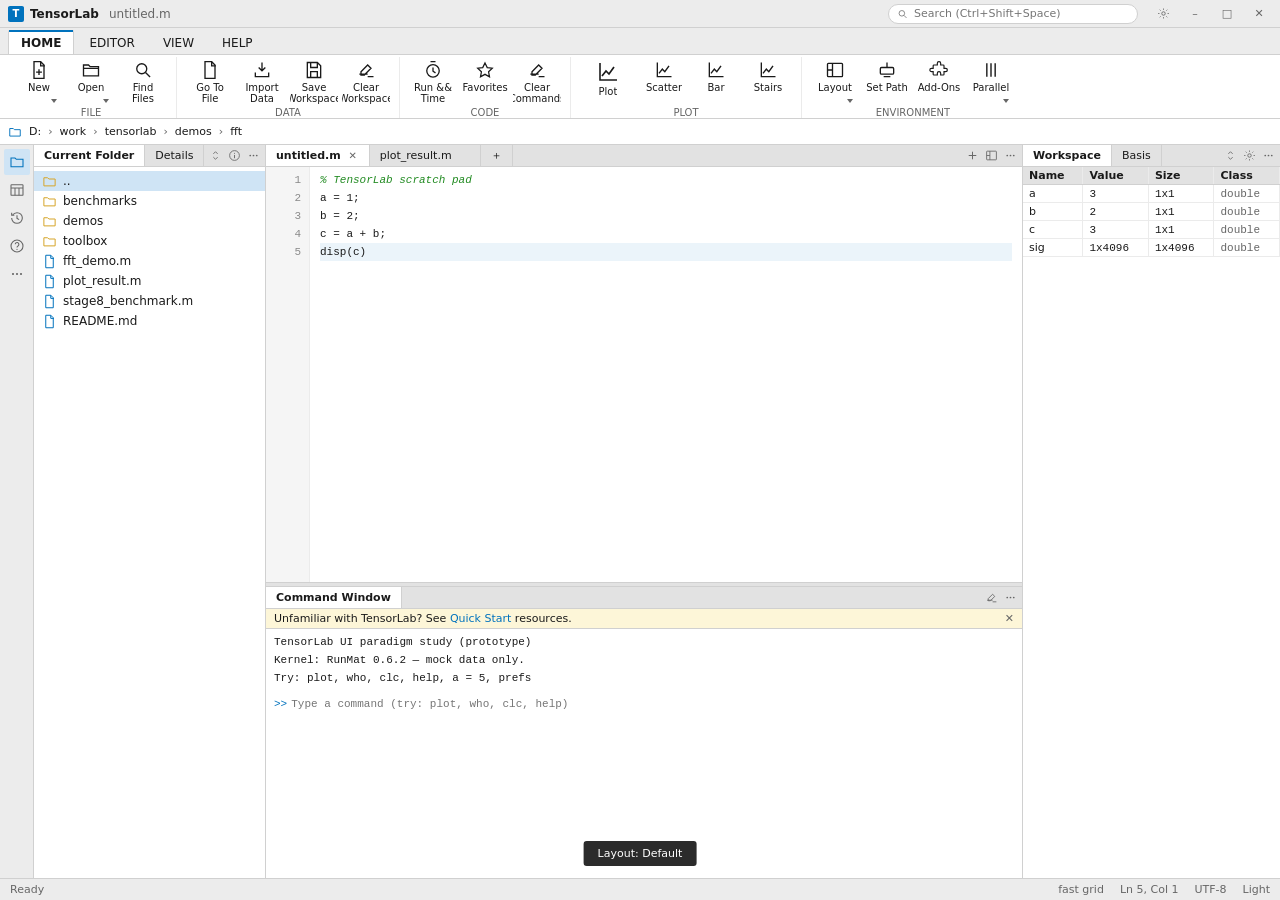
<file: docs/ui/matlab-ui-proto/index.html>
<!DOCTYPE html>
<html lang="en" data-theme="light">
<head>
<meta charset="utf-8">
<meta name="viewport" content="width=device-width, initial-scale=1">
<title>TensorLab — UI paradigm study (MATLAB R2026a)</title>
<link rel="stylesheet" href="styles.css">
</head>
<body>

<!-- icon sprite: original shapes, generic metaphors (no copied artwork) -->
<svg width="0" height="0" style="position:absolute" aria-hidden="true">
  <defs>
    <symbol id="ico-new" viewBox="0 0 24 24"><path d="M6 2h8l4 4v16H6z" fill="none" stroke="currentColor" stroke-width="1.6"/><path d="M14 2v5h5" fill="none" stroke="currentColor" stroke-width="1.6"/><path d="M12 11v7M8.5 14.5h7" fill="none" stroke="currentColor" stroke-width="1.6"/></symbol>
    <symbol id="ico-open" viewBox="0 0 24 24"><path d="M3 6h6l2 2h10v11H3z" fill="none" stroke="currentColor" stroke-width="1.6"/><path d="M3 10h18" fill="none" stroke="currentColor" stroke-width="1.6"/></symbol>
    <symbol id="ico-save" viewBox="0 0 24 24"><path d="M4 3h12l4 4v14H4z" fill="none" stroke="currentColor" stroke-width="1.6"/><path d="M8 3v6h8V3M8 21v-7h8v7" fill="none" stroke="currentColor" stroke-width="1.6"/></symbol>
    <symbol id="ico-print" viewBox="0 0 24 24"><path d="M7 4h10v4H7zM4 8h16v8h-3v4H7v-4H4z" fill="none" stroke="currentColor" stroke-width="1.6"/></symbol>
    <symbol id="ico-find" viewBox="0 0 24 24"><circle cx="10.5" cy="10.5" r="6" fill="none" stroke="currentColor" stroke-width="1.6"/><path d="M15 15l5.5 5.5" fill="none" stroke="currentColor" stroke-width="1.6"/></symbol>
    <symbol id="ico-file" viewBox="0 0 24 24"><path d="M6 2h8l4 4v16H6z" fill="none" stroke="currentColor" stroke-width="1.6"/><path d="M14 2v5h5" fill="none" stroke="currentColor" stroke-width="1.6"/></symbol>
    <symbol id="ico-folder" viewBox="0 0 24 24"><path d="M3 6h6l2 2h10v11H3z" fill="none" stroke="currentColor" stroke-width="1.6"/></symbol>
    <symbol id="ico-import" viewBox="0 0 24 24"><path d="M4 15v5h16v-5" fill="none" stroke="currentColor" stroke-width="1.6"/><path d="M12 3v10M8 9l4 4 4-4" fill="none" stroke="currentColor" stroke-width="1.6"/></symbol>
    <symbol id="ico-clear" viewBox="0 0 24 24"><path d="M4 17h10M6 14l8-8 4 4-8 8H6z" fill="none" stroke="currentColor" stroke-width="1.6"/><path d="M14 20h7" fill="none" stroke="currentColor" stroke-width="1.6"/></symbol>
    <symbol id="ico-timer" viewBox="0 0 24 24"><circle cx="12" cy="13" r="7.5" fill="none" stroke="currentColor" stroke-width="1.6"/><path d="M12 9v4.5l3 2M9 2h6" fill="none" stroke="currentColor" stroke-width="1.6"/></symbol>
    <symbol id="ico-star" viewBox="0 0 24 24"><path d="M12 3.5l2.7 5.6 6.1.8-4.5 4.3 1.1 6-5.4-3-5.4 3 1.1-6L3.2 9.9l6.1-.8z" fill="none" stroke="currentColor" stroke-width="1.5"/></symbol>
    <symbol id="ico-simulink" viewBox="0 0 24 24"><rect x="3" y="4" width="8" height="6" rx="1" fill="none" stroke="currentColor" stroke-width="1.6"/><rect x="13" y="14" width="8" height="6" rx="1" fill="none" stroke="currentColor" stroke-width="1.6"/><path d="M11 7h3a2 2 0 012 2v5" fill="none" stroke="currentColor" stroke-width="1.6"/></symbol>
    <symbol id="ico-layout" viewBox="0 0 24 24"><rect x="3" y="4" width="18" height="16" rx="1" fill="none" stroke="currentColor" stroke-width="1.6"/><path d="M9 4v16M3 12h6" fill="none" stroke="currentColor" stroke-width="1.6"/></symbol>
    <symbol id="ico-path" viewBox="0 0 24 24"><path d="M12 3v6" stroke="currentColor" stroke-width="1.6"/><rect x="4" y="9" width="16" height="8" rx="1.5" fill="none" stroke="currentColor" stroke-width="1.6"/><path d="M8 20h8" stroke="currentColor" stroke-width="1.6"/></symbol>
    <symbol id="ico-addon" viewBox="0 0 24 24"><path d="M10 4a2 2 0 014 0v2h3a1 1 0 011 1v3h2a2 2 0 010 4h-2v3a1 1 0 01-1 1h-3v-2a2 2 0 00-4 0v2H6a1 1 0 01-1-1v-3H3a2 2 0 010-4h2V7a1 1 0 011-1h4z" fill="none" stroke="currentColor" stroke-width="1.4"/></symbol>
    <symbol id="ico-parallel" viewBox="0 0 24 24"><path d="M7 4v16M12 4v16M17 4v16" stroke="currentColor" stroke-width="1.7"/></symbol>
    <symbol id="ico-support" viewBox="0 0 24 24"><circle cx="12" cy="12" r="8.5" fill="none" stroke="currentColor" stroke-width="1.6"/><path d="M9.5 9.5a2.6 2.6 0 115.1.9c0 1.6-2.6 1.9-2.6 3.6" fill="none" stroke="currentColor" stroke-width="1.6"/><circle cx="12" cy="17.2" r="1" fill="currentColor"/></symbol>
    <symbol id="ico-feedback" viewBox="0 0 24 24"><path d="M4 5h16v11H9l-5 4z" fill="none" stroke="currentColor" stroke-width="1.6"/><path d="M8 9h8M8 12h5" stroke="currentColor" stroke-width="1.4"/></symbol>
    <symbol id="ico-book" viewBox="0 0 24 24"><path d="M4 4h7a3 3 0 013 3v13a2.5 2.5 0 00-2.5-2.5H4zM20 4h-4a3 3 0 00-3 3v13" fill="none" stroke="currentColor" stroke-width="1.5"/></symbol>
    <symbol id="ico-help" viewBox="0 0 24 24"><circle cx="12" cy="12" r="9" fill="none" stroke="currentColor" stroke-width="1.6"/><path d="M9.4 9.4a2.7 2.7 0 115.2 1c0 1.7-2.6 2-2.6 3.7" fill="none" stroke="currentColor" stroke-width="1.6"/><circle cx="12" cy="17" r="1" fill="currentColor"/></symbol>
    <symbol id="ico-run" viewBox="0 0 24 24"><path d="M7 4l13 8-13 8z" fill="none" stroke="currentColor" stroke-width="1.8"/></symbol>
    <symbol id="ico-step" viewBox="0 0 24 24"><path d="M6 4l10 8-10 8z" fill="none" stroke="currentColor" stroke-width="1.8"/><path d="M19 4v16" stroke="currentColor" stroke-width="1.8"/></symbol>
    <symbol id="ico-stop" viewBox="0 0 24 24"><rect x="6" y="6" width="12" height="12" rx="1" fill="none" stroke="currentColor" stroke-width="1.8"/></symbol>
    <symbol id="ico-plot" viewBox="0 0 24 24"><path d="M4 3v17h17" fill="none" stroke="currentColor" stroke-width="1.6"/><path d="M6 16l4-5 3 3 5-7" fill="none" stroke="currentColor" stroke-width="1.7"/></symbol>
    <symbol id="ico-table" viewBox="0 0 24 24"><rect x="3" y="4" width="18" height="16" rx="1" fill="none" stroke="currentColor" stroke-width="1.6"/><path d="M3 9h18M9 9v11M15 9v11" fill="none" stroke="currentColor" stroke-width="1.5"/></symbol>
    <symbol id="ico-code" viewBox="0 0 24 24"><path d="M9 6L3 12l6 6M15 6l6 6-6 6" fill="none" stroke="currentColor" stroke-width="1.7"/></symbol>
    <symbol id="ico-figure" viewBox="0 0 24 24"><rect x="3" y="4" width="18" height="16" rx="1" fill="none" stroke="currentColor" stroke-width="1.5"/><path d="M6 15l3.5-5 3 4 2.5-3 3 4" fill="none" stroke="currentColor" stroke-width="1.6"/></symbol>
    <symbol id="ico-gear" viewBox="0 0 24 24"><circle cx="12" cy="12" r="3.2" fill="none" stroke="currentColor" stroke-width="1.6"/><path d="M12 2.8v2.4M12 18.8v2.4M4.5 12H2.1M21.9 12h-2.4M6.7 6.7L5 5M19 19l-1.7-1.7M6.7 17.3L5 19M19 5l-1.7 1.7" stroke="currentColor" stroke-width="1.6"/></symbol>
    <symbol id="ico-trash" viewBox="0 0 24 24"><path d="M4 7h16M9 7V4h6v3M6 7l1.2 13h9.6L18 7" fill="none" stroke="currentColor" stroke-width="1.6"/></symbol>
    <symbol id="ico-plus" viewBox="0 0 24 24"><path d="M12 5v14M5 12h14" stroke="currentColor" stroke-width="1.8"/></symbol>
    <symbol id="ico-x" viewBox="0 0 24 24"><path d="M6 6l12 12M18 6L6 18" stroke="currentColor" stroke-width="1.8"/></symbol>
    <symbol id="ico-dots" viewBox="0 0 24 24"><circle cx="6" cy="12" r="1.6" fill="currentColor"/><circle cx="12" cy="12" r="1.6" fill="currentColor"/><circle cx="18" cy="12" r="1.6" fill="currentColor"/></symbol>
    <symbol id="ico-sort" viewBox="0 0 24 24"><path d="M8 9l4-4 4 4M8 15l4 4 4-4" fill="none" stroke="currentColor" stroke-width="1.6"/></symbol>
    <symbol id="ico-info" viewBox="0 0 24 24"><circle cx="12" cy="12" r="9" fill="none" stroke="currentColor" stroke-width="1.6"/><path d="M12 11v6" stroke="currentColor" stroke-width="1.7"/><circle cx="12" cy="7.8" r="1" fill="currentColor"/></symbol>
    <symbol id="ico-history" viewBox="0 0 24 24"><path d="M4 12a8 8 0 108-8 8 8 0 00-6.6 3.5" fill="none" stroke="currentColor" stroke-width="1.6"/><path d="M4 4v4h4M12 8v4.5l3.2 1.9" fill="none" stroke="currentColor" stroke-width="1.6"/></symbol>
    <symbol id="ico-pan" viewBox="0 0 24 24"><path d="M12 3v18M3 12h18" stroke="currentColor" stroke-width="1.5"/><path d="M12 3l-2.5 2.5M12 3l2.5 2.5M12 21l-2.5-2.5M12 21l2.5-2.5M3 12l2.5-2.5M3 12l2.5 2.5M21 12l-2.5-2.5M21 12l-2.5 2.5" fill="none" stroke="currentColor" stroke-width="1.3"/></symbol>
    <symbol id="ico-zoom" viewBox="0 0 24 24"><circle cx="10.5" cy="10.5" r="6" fill="none" stroke="currentColor" stroke-width="1.6"/><path d="M15 15l5.5 5.5M8 10.5h5M10.5 8v5" stroke="currentColor" stroke-width="1.5"/></symbol>
    <symbol id="ico-cursor" viewBox="0 0 24 24"><path d="M6 3l12 8-5.5 1.6L16 20l-2.6 1.2-3.5-7.3L6 18z" fill="none" stroke="currentColor" stroke-width="1.5"/></symbol>
    <symbol id="ico-text" viewBox="0 0 24 24"><path d="M4 6V4h16v2M12 4v16M8 20h8" fill="none" stroke="currentColor" stroke-width="1.6"/></symbol>
  </defs>
</svg>

<div class="app">

  <!-- ============================ titlebar ============================ -->
  <header class="titlebar">
    <span class="brand"><span class="brand-mark">T</span>TensorLab</span>
    <span class="doc-title" id="docTitle">untitled.m</span>
    <span class="titlebar-spacer"></span>
    <label class="global-search" title="Global search (Ctrl+Shift+Space)">
      <svg class="ico" width="12" height="12"><use href="#ico-find"/></svg>
      <input id="globalSearch" type="text" placeholder="Search (Ctrl+Shift+Space)" spellcheck="false">
    </label>
    <span class="win-btns">
      <span class="win-btn" title="Theme" id="themeBtn"><svg width="13" height="13"><use href="#ico-gear"/></svg></span>
      <span class="win-btn" title="Minimize">–</span>
      <span class="win-btn" title="Maximize">□</span>
      <span class="win-btn" title="Close">✕</span>
    </span>
  </header>

  <!-- ============================== ribbon ============================= -->
  <nav class="ribbon">
    <div class="ribbon-tabs" id="ribbonTabs"></div>
    <div class="ribbon-body" id="ribbonBody"></div>
  </nav>

  <!-- ============================= pathbar ============================ -->
  <div class="pathbar" id="pathbar">
    <svg class="ico" width="14" height="14" style="color:var(--accent-blue)"><use href="#ico-folder"/></svg>
    <span class="crumb">D:</span><span class="crumb-sep">›</span>
    <span class="crumb">work</span><span class="crumb-sep">›</span>
    <span class="crumb">tensorlab</span><span class="crumb-sep">›</span>
    <span class="crumb">demos</span><span class="crumb-sep">›</span>
    <span class="crumb">fft</span>
  </div>

  <!-- ============================ workspace =========================== -->
  <main class="workspace">

    <aside class="rail" id="rail">
      <div class="rail-btn active" title="Current Folder"><svg width="16" height="16"><use href="#ico-folder"/></svg></div>
      <div class="rail-btn" title="Workspace"><svg width="16" height="16"><use href="#ico-table"/></svg></div>
      <div class="rail-btn" title="History"><svg width="16" height="16"><use href="#ico-history"/></svg></div>
      <div class="rail-btn" title="Help"><svg width="16" height="16"><use href="#ico-help"/></svg></div>
      <div class="rail-btn" title="More"><svg width="16" height="16"><use href="#ico-dots"/></svg></div>
    </aside>

    <!-- left dock column -->
    <section class="dock-col left" id="colLeft" data-col="left">
      <section class="panel" id="panelFolder" data-panel="folder" style="flex:1 1 55%">
        <div class="panel-head">
          <div class="ptabs">
            <span class="ptab active">Current Folder</span>
            <span class="ptab">Details</span>
          </div>
          <div class="panel-tools">
            <span class="ptool" title="Sort"><svg width="13" height="13"><use href="#ico-sort"/></svg></span>
            <span class="ptool" title="Info"><svg width="13" height="13"><use href="#ico-info"/></svg></span>
            <span class="ptool" title="Options"><svg width="13" height="13"><use href="#ico-dots"/></svg></span>
          </div>
        </div>
        <div class="panel-body">
          <div class="tree" id="folderTree"></div>
        </div>
      </section>

      <section class="panel" id="panelWorkspace" data-panel="workspace" style="flex:1 1 45%">
        <div class="panel-head">
          <div class="ptabs">
            <span class="ptab active">Workspace</span>
            <span class="ptab">Basis</span>
          </div>
          <div class="panel-tools">
            <span class="ptool" title="Sort"><svg width="13" height="13"><use href="#ico-sort"/></svg></span>
            <span class="ptool" title="Settings"><svg width="13" height="13"><use href="#ico-gear"/></svg></span>
            <span class="ptool" title="Options"><svg width="13" height="13"><use href="#ico-dots"/></svg></span>
          </div>
        </div>
        <div class="panel-body" id="wsBody"></div>
      </section>
    </section>

    <!-- center dock column -->
    <section class="dock-col center" id="colCenter" data-col="center">
      <section class="panel" id="panelEditor" data-panel="editor" style="flex:1 1 60%">
        <div class="panel-head">
          <div class="ptabs" id="editorTabs"></div>
          <div class="panel-tools">
            <span class="ptool" title="New file"><svg width="13" height="13"><use href="#ico-plus"/></svg></span>
            <span class="ptool" title="Split editor"><svg width="13" height="13"><use href="#ico-layout"/></svg></span>
            <span class="ptool" title="Options"><svg width="13" height="13"><use href="#ico-dots"/></svg></span>
          </div>
        </div>
        <div class="panel-body" style="overflow:hidden">
          <div class="editor-wrap">
            <div class="gutter" id="gutter"></div>
            <div class="code-wrap"><div class="code" id="code"></div></div>
          </div>
        </div>
      </section>

      <div class="hsplit" id="splitEditorCmd" title="Drag to resize"></div>

      <section class="panel" id="panelCommand" data-panel="command" style="flex:1 1 40%">
        <div class="panel-head">
          <div class="ptabs">
            <span class="ptab active">Command Window</span>
          </div>
          <div class="panel-tools">
            <span class="ptool" title="Clear"><svg width="13" height="13"><use href="#ico-clear"/></svg></span>
            <span class="ptool" title="Options"><svg width="13" height="13"><use href="#ico-dots"/></svg></span>
          </div>
        </div>
        <div class="panel-body" id="cmdBody">
          <div class="banner" id="banner">
            <span>Unfamiliar with TensorLab? See <a href="#" id="quickStart">Quick Start</a> resources.</span>
            <span class="dismiss" id="dismissBanner">✕</span>
          </div>
          <div class="cmd-body" id="cmdLog"></div>
          <div class="cmd-body cmd-input-row">
            <span class="cmd-prompt">&gt;&gt;</span>
            <input class="cmd-input" id="cmdInput" spellcheck="false" autocomplete="off" placeholder="Type a command (try: plot, who, clc, help)">
          </div>
        </div>
      </section>
    </section>

    <!-- right dock column -->
    <section class="dock-col right" id="colRight" data-col="right"></section>

  </main>

  <!-- ============================ statusbar =========================== -->
  <footer class="statusbar">
    <span class="st" id="stStatus">Ready</span>
    <span class="grow"></span>
    <span class="st" id="stGrid">fast grid</span>
    <span class="st" id="stPos">Ln 5, Col 1</span>
    <span class="st" id="stEnc">UTF-8</span>
    <span class="st" id="stTheme">Light</span>
  </footer>
</div>

<!-- preferences dialog -->
<div class="overlay" id="prefOverlay">
  <div class="dialog" role="dialog" aria-label="Preferences">
    <div class="dialog-head">
      <span>Preferences</span>
      <span class="close" id="prefClose"><svg width="13" height="13"><use href="#ico-x"/></svg></span>
    </div>
    <div class="dialog-body">
      <div class="pref-nav" id="prefNav">
        <div class="pref-search"><input id="prefSearch" type="text" placeholder="Search" spellcheck="false"></div>
        <div class="pref-item" data-node="root"><span class="pref-caret">▾</span>TensorLab</div>
        <div class="pref-item child" data-node="appearance"><span class="pref-caret">▾</span>Appearance</div>
        <div class="pref-item child" data-node="appearance-colors" data-leaf="1">Colors</div>
        <div class="pref-item child" data-node="appearance-fonts" data-leaf="1">Fonts</div>
        <div class="pref-item child" data-node="editor" data-leaf="1">Editor</div>
        <div class="pref-item child" data-node="command" data-leaf="1">Command Window</div>
        <div class="pref-item child" data-node="workspace" data-leaf="1">Workspace</div>
        <div class="pref-item child" data-node="figure" data-leaf="1">Figure Copy</div>
        <div class="pref-item child" data-node="layout" data-leaf="1">Layout</div>
        <div class="pref-item child" data-node="general" data-leaf="1">General</div>
      </div>
      <div class="pref-content" id="prefContent"></div>
    </div>
  </div>
</div>

<div class="toast" id="toast"></div>

<script src="app.js"></script>
</body>
</html>
</file>
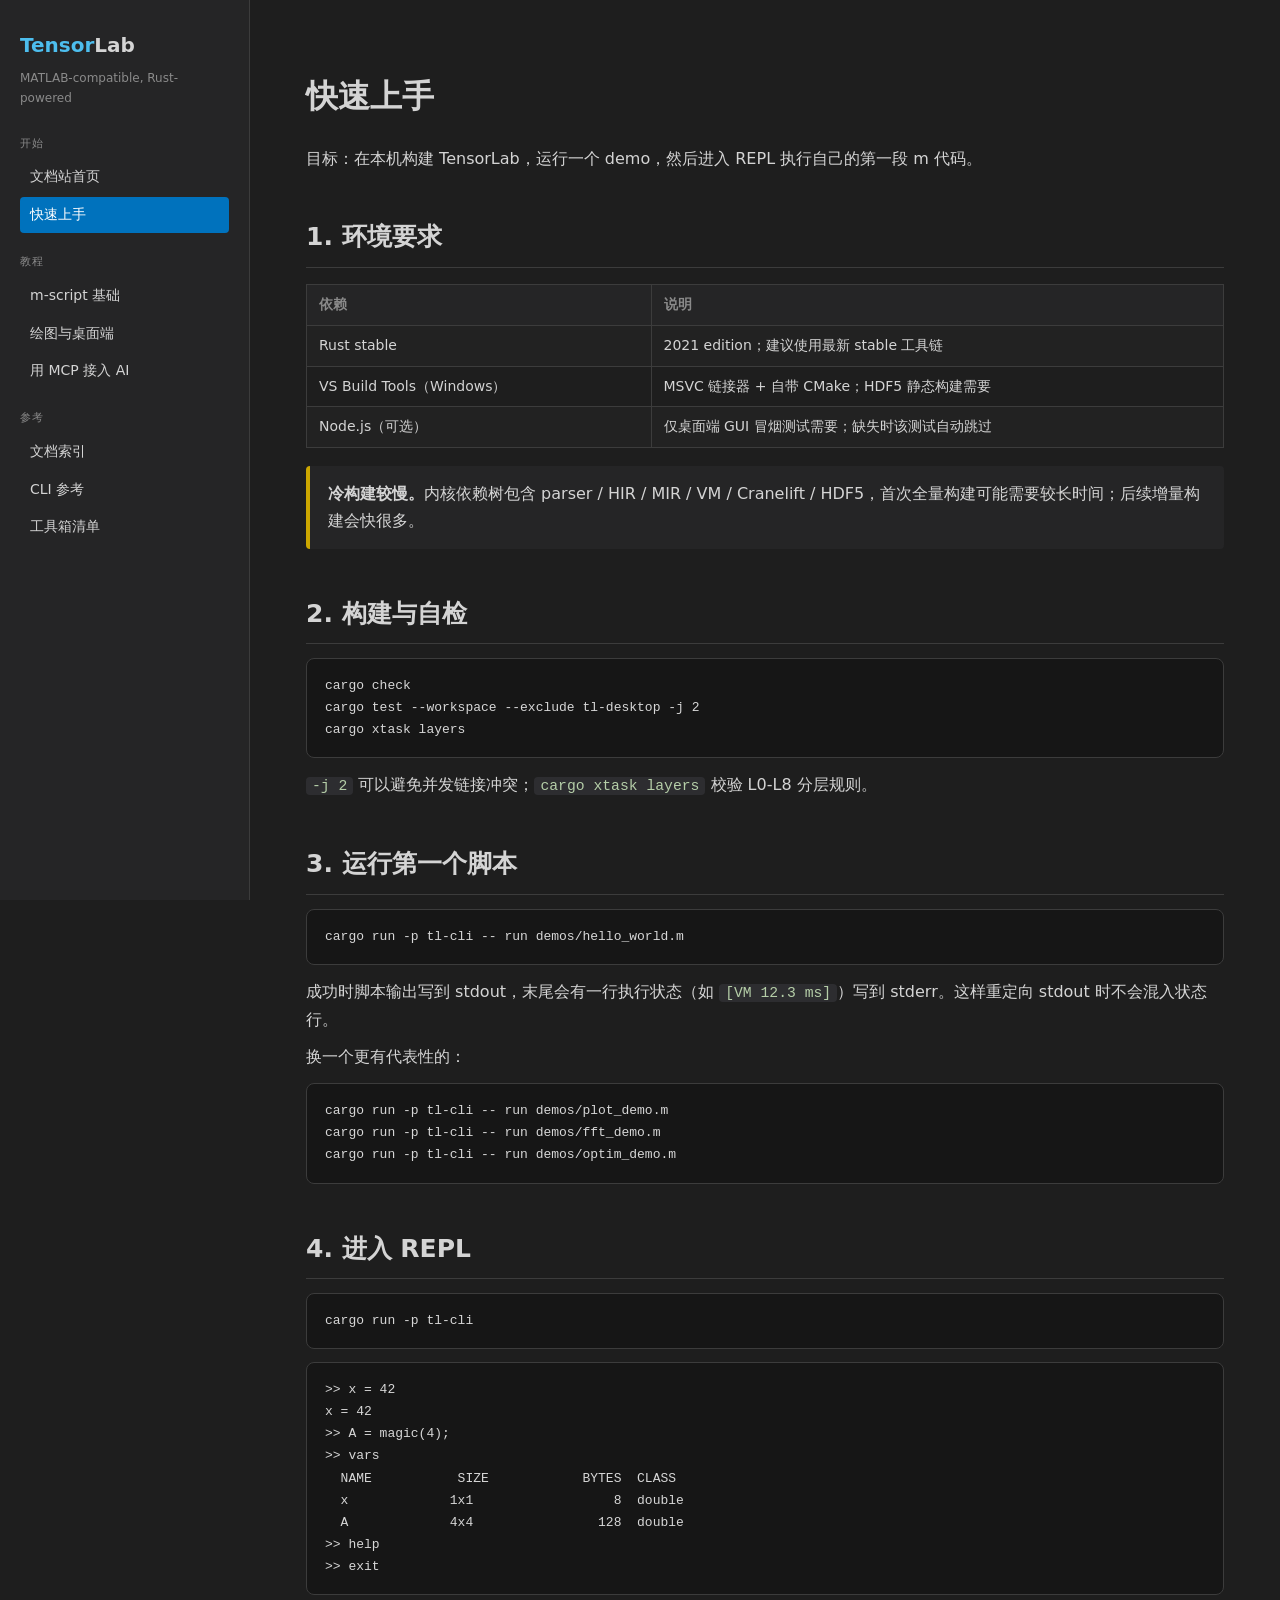
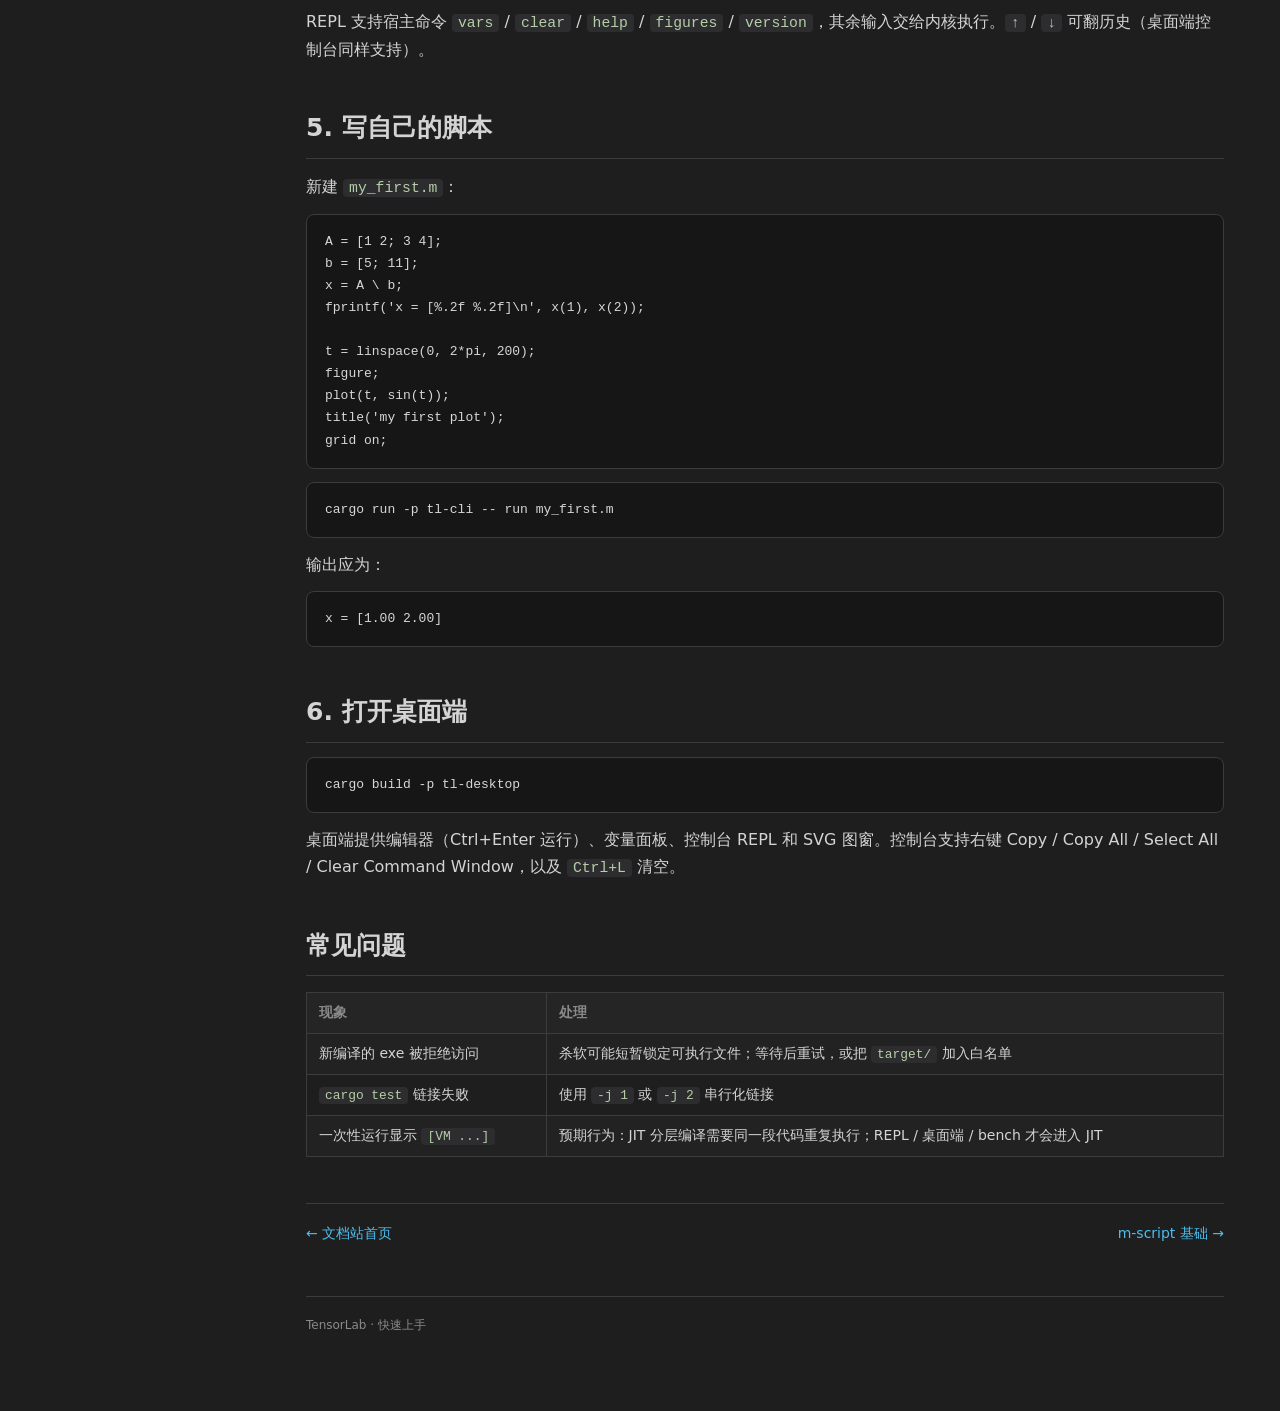
<file: docs/site/tutorials/getting-started.html>
<!DOCTYPE html>
<html lang="zh-CN">
<head>
<meta charset="UTF-8">
<meta name="viewport" content="width=device-width, initial-scale=1.0">
<title>快速上手 · TensorLab</title>
<link rel="stylesheet" href="../style.css">
</head>
<body>
<div class="layout">
<nav>
  <span class="brand">Tensor<b>Lab</b></span>
  <div class="tagline">MATLAB-compatible, Rust-powered</div>
  <div class="group">开始</div>
  <a class="item" href="../index.html">文档站首页</a>
  <a class="item active" href="getting-started.html">快速上手</a>
  <div class="group">教程</div>
  <a class="item" href="scripting.html">m-script 基础</a>
  <a class="item" href="plotting.html">绘图与桌面端</a>
  <a class="item" href="mcp.html">用 MCP 接入 AI</a>
  <div class="group">参考</div>
  <a class="item" href="../../README.md">文档索引</a>
  <a class="item" href="../../cli.md">CLI 参考</a>
  <a class="item" href="../../toolboxes/">工具箱清单</a>
</nav>
<main>
<div class="content">
  <h1>快速上手</h1>
  <p>目标：在本机构建 TensorLab，运行一个 demo，然后进入 REPL 执行自己的第一段 m 代码。</p>

  <h2>1. 环境要求</h2>
  <table>
    <tr><th>依赖</th><th>说明</th></tr>
    <tr><td>Rust stable</td><td>2021 edition；建议使用最新 stable 工具链</td></tr>
    <tr><td>VS Build Tools（Windows）</td><td>MSVC 链接器 + 自带 CMake；HDF5 静态构建需要</td></tr>
    <tr><td>Node.js（可选）</td><td>仅桌面端 GUI 冒烟测试需要；缺失时该测试自动跳过</td></tr>
  </table>

  <div class="callout warn">
    <strong>冷构建较慢。</strong>内核依赖树包含 parser / HIR / MIR / VM / Cranelift / HDF5，首次全量构建可能需要较长时间；后续增量构建会快很多。
  </div>

  <h2>2. 构建与自检</h2>
<pre><code>cargo check
cargo test --workspace --exclude tl-desktop -j 2
cargo xtask layers</code></pre>
  <p><code>-j 2</code> 可以避免并发链接冲突；<code>cargo xtask layers</code> 校验 L0-L8 分层规则。</p>

  <h2>3. 运行第一个脚本</h2>
<pre><code>cargo run -p tl-cli -- run demos/hello_world.m</code></pre>
  <p>成功时脚本输出写到 stdout，末尾会有一行执行状态（如 <code>[VM 12.3 ms]</code>）写到 stderr。这样重定向 stdout 时不会混入状态行。</p>
  <p>换一个更有代表性的：</p>
<pre><code>cargo run -p tl-cli -- run demos/plot_demo.m
cargo run -p tl-cli -- run demos/fft_demo.m
cargo run -p tl-cli -- run demos/optim_demo.m</code></pre>

  <h2>4. 进入 REPL</h2>
<pre><code>cargo run -p tl-cli</code></pre>
<pre><code>&gt;&gt; x = 42
x = 42
&gt;&gt; A = magic(4);
&gt;&gt; vars
  NAME           SIZE            BYTES  CLASS
  x             1x1                  8  double
  A             4x4                128  double
&gt;&gt; help
&gt;&gt; exit</code></pre>
  <p>REPL 支持宿主命令 <code>vars</code> / <code>clear</code> / <code>help</code> / <code>figures</code> / <code>version</code>，其余输入交给内核执行。<code>↑</code> / <code>↓</code> 可翻历史（桌面端控制台同样支持）。</p>

  <h2>5. 写自己的脚本</h2>
  <p>新建 <code>my_first.m</code>：</p>
<pre><code>A = [1 2; 3 4];
b = [5; 11];
x = A \ b;
fprintf('x = [%.2f %.2f]\n', x(1), x(2));

t = linspace(0, 2*pi, 200);
figure;
plot(t, sin(t));
title('my first plot');
grid on;</code></pre>
<pre><code>cargo run -p tl-cli -- run my_first.m</code></pre>
  <p>输出应为：</p>
<pre><code>x = [1.00 2.00]</code></pre>

  <h2>6. 打开桌面端</h2>
<pre><code>cargo build -p tl-desktop</code></pre>
  <p>桌面端提供编辑器（Ctrl+Enter 运行）、变量面板、控制台 REPL 和 SVG 图窗。控制台支持右键 Copy / Copy All / Select All / Clear Command Window，以及 <code>Ctrl+L</code> 清空。</p>

  <h2>常见问题</h2>
  <table>
    <tr><th>现象</th><th>处理</th></tr>
    <tr><td>新编译的 exe 被拒绝访问</td><td>杀软可能短暂锁定可执行文件；等待后重试，或把 <code>target/</code> 加入白名单</td></tr>
    <tr><td><code>cargo test</code> 链接失败</td><td>使用 <code>-j 1</code> 或 <code>-j 2</code> 串行化链接</td></tr>
    <tr><td>一次性运行显示 <code>[VM ...]</code></td><td>预期行为：JIT 分层编译需要同一段代码重复执行；REPL / 桌面端 / bench 才会进入 JIT</td></tr>
  </table>

  <div class="pager">
    <a href="../index.html">← 文档站首页</a>
    <a href="scripting.html">m-script 基础 →</a>
  </div>
  <footer>TensorLab · 快速上手</footer>
</div>
</main>
</div>
</body>
</html>
</file>
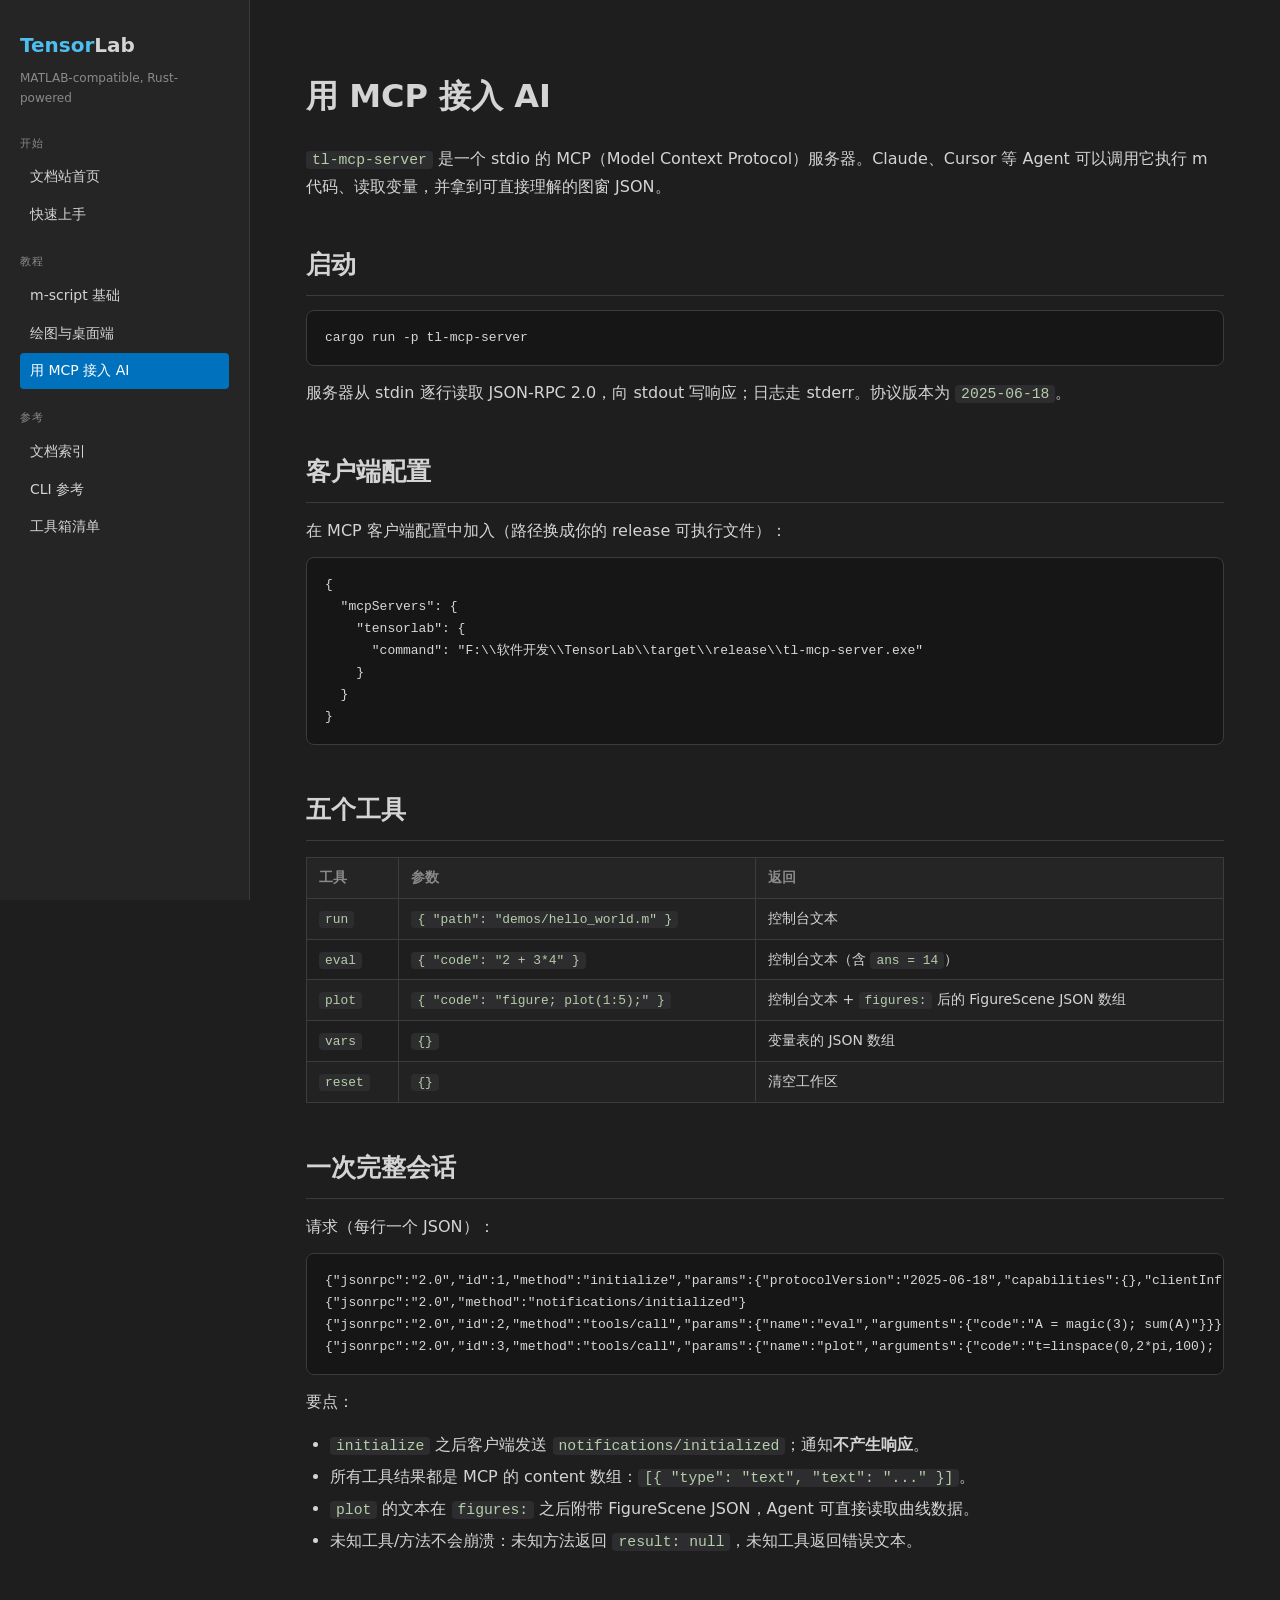
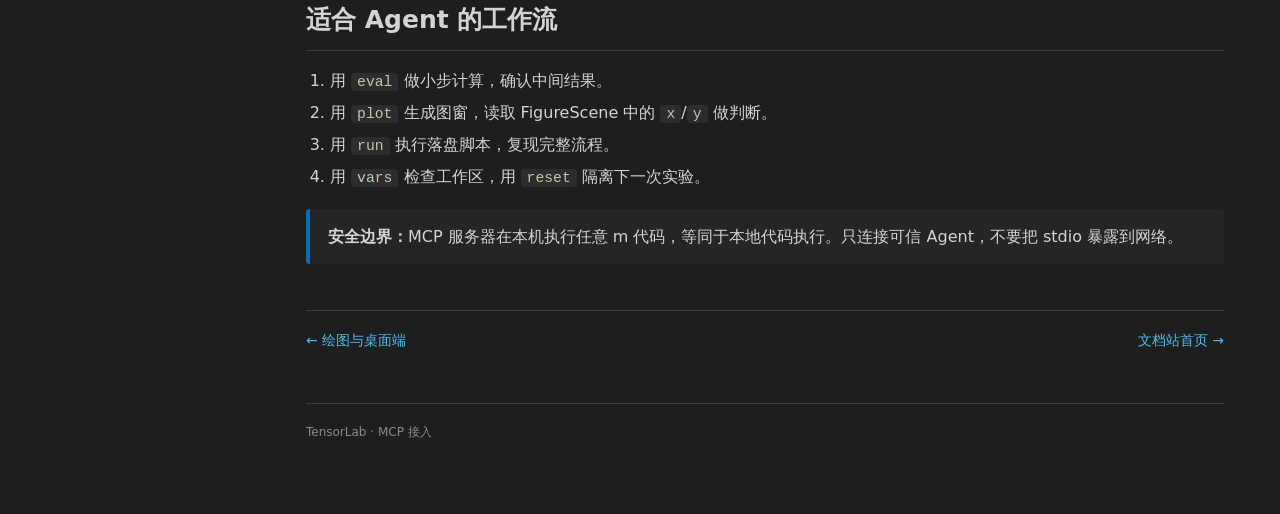
<file: docs/site/tutorials/mcp.html>
<!DOCTYPE html>
<html lang="zh-CN">
<head>
<meta charset="UTF-8">
<meta name="viewport" content="width=device-width, initial-scale=1.0">
<title>用 MCP 接入 AI · TensorLab</title>
<link rel="stylesheet" href="../style.css">
</head>
<body>
<div class="layout">
<nav>
  <span class="brand">Tensor<b>Lab</b></span>
  <div class="tagline">MATLAB-compatible, Rust-powered</div>
  <div class="group">开始</div>
  <a class="item" href="../index.html">文档站首页</a>
  <a class="item" href="getting-started.html">快速上手</a>
  <div class="group">教程</div>
  <a class="item" href="scripting.html">m-script 基础</a>
  <a class="item" href="plotting.html">绘图与桌面端</a>
  <a class="item active" href="mcp.html">用 MCP 接入 AI</a>
  <div class="group">参考</div>
  <a class="item" href="../../README.md">文档索引</a>
  <a class="item" href="../../cli.md">CLI 参考</a>
  <a class="item" href="../../toolboxes/">工具箱清单</a>
</nav>
<main>
<div class="content">
  <h1>用 MCP 接入 AI</h1>
  <p><code>tl-mcp-server</code> 是一个 stdio 的 MCP（Model Context Protocol）服务器。Claude、Cursor 等 Agent 可以调用它执行 m 代码、读取变量，并拿到可直接理解的图窗 JSON。</p>

  <h2>启动</h2>
<pre><code>cargo run -p tl-mcp-server</code></pre>
  <p>服务器从 stdin 逐行读取 JSON-RPC 2.0，向 stdout 写响应；日志走 stderr。协议版本为 <code>2025-06-18</code>。</p>

  <h2>客户端配置</h2>
  <p>在 MCP 客户端配置中加入（路径换成你的 release 可执行文件）：</p>
<pre><code>{
  "mcpServers": {
    "tensorlab": {
      "command": "F:\\软件开发\\TensorLab\\target\\release\\tl-mcp-server.exe"
    }
  }
}</code></pre>

  <h2>五个工具</h2>
  <table>
    <tr><th>工具</th><th>参数</th><th>返回</th></tr>
    <tr><td><code>run</code></td><td><code>{ "path": "demos/hello_world.m" }</code></td><td>控制台文本</td></tr>
    <tr><td><code>eval</code></td><td><code>{ "code": "2 + 3*4" }</code></td><td>控制台文本（含 <code>ans = 14</code>）</td></tr>
    <tr><td><code>plot</code></td><td><code>{ "code": "figure; plot(1:5);" }</code></td><td>控制台文本 + <code>figures:</code> 后的 FigureScene JSON 数组</td></tr>
    <tr><td><code>vars</code></td><td><code>{}</code></td><td>变量表的 JSON 数组</td></tr>
    <tr><td><code>reset</code></td><td><code>{}</code></td><td>清空工作区</td></tr>
  </table>

  <h2>一次完整会话</h2>
  <p>请求（每行一个 JSON）：</p>
<pre><code>{"jsonrpc":"2.0","id":1,"method":"initialize","params":{"protocolVersion":"2025-06-18","capabilities":{},"clientInfo":{"name":"demo","version":"0.0.1"}}}
{"jsonrpc":"2.0","method":"notifications/initialized"}
{"jsonrpc":"2.0","id":2,"method":"tools/call","params":{"name":"eval","arguments":{"code":"A = magic(3); sum(A)"}}}
{"jsonrpc":"2.0","id":3,"method":"tools/call","params":{"name":"plot","arguments":{"code":"t=linspace(0,2*pi,100); figure; plot(t,sin(t));"}}}</code></pre>
  <p>要点：</p>
  <ul>
    <li><code>initialize</code> 之后客户端发送 <code>notifications/initialized</code>；通知<b>不产生响应</b>。</li>
    <li>所有工具结果都是 MCP 的 content 数组：<code>[{ "type": "text", "text": "..." }]</code>。</li>
    <li><code>plot</code> 的文本在 <code>figures:</code> 之后附带 FigureScene JSON，Agent 可直接读取曲线数据。</li>
    <li>未知工具/方法不会崩溃：未知方法返回 <code>result: null</code>，未知工具返回错误文本。</li>
  </ul>

  <h2>适合 Agent 的工作流</h2>
  <ol>
    <li>用 <code>eval</code> 做小步计算，确认中间结果。</li>
    <li>用 <code>plot</code> 生成图窗，读取 FigureScene 中的 <code>x</code>/<code>y</code> 做判断。</li>
    <li>用 <code>run</code> 执行落盘脚本，复现完整流程。</li>
    <li>用 <code>vars</code> 检查工作区，用 <code>reset</code> 隔离下一次实验。</li>
  </ol>

  <div class="callout">
    <strong>安全边界：</strong>MCP 服务器在本机执行任意 m 代码，等同于本地代码执行。只连接可信 Agent，不要把 stdio 暴露到网络。
  </div>

  <div class="pager">
    <a href="plotting.html">← 绘图与桌面端</a>
    <a href="../index.html">文档站首页 →</a>
  </div>
  <footer>TensorLab · MCP 接入</footer>
</div>
</main>
</div>
</body>
</html>
</file>
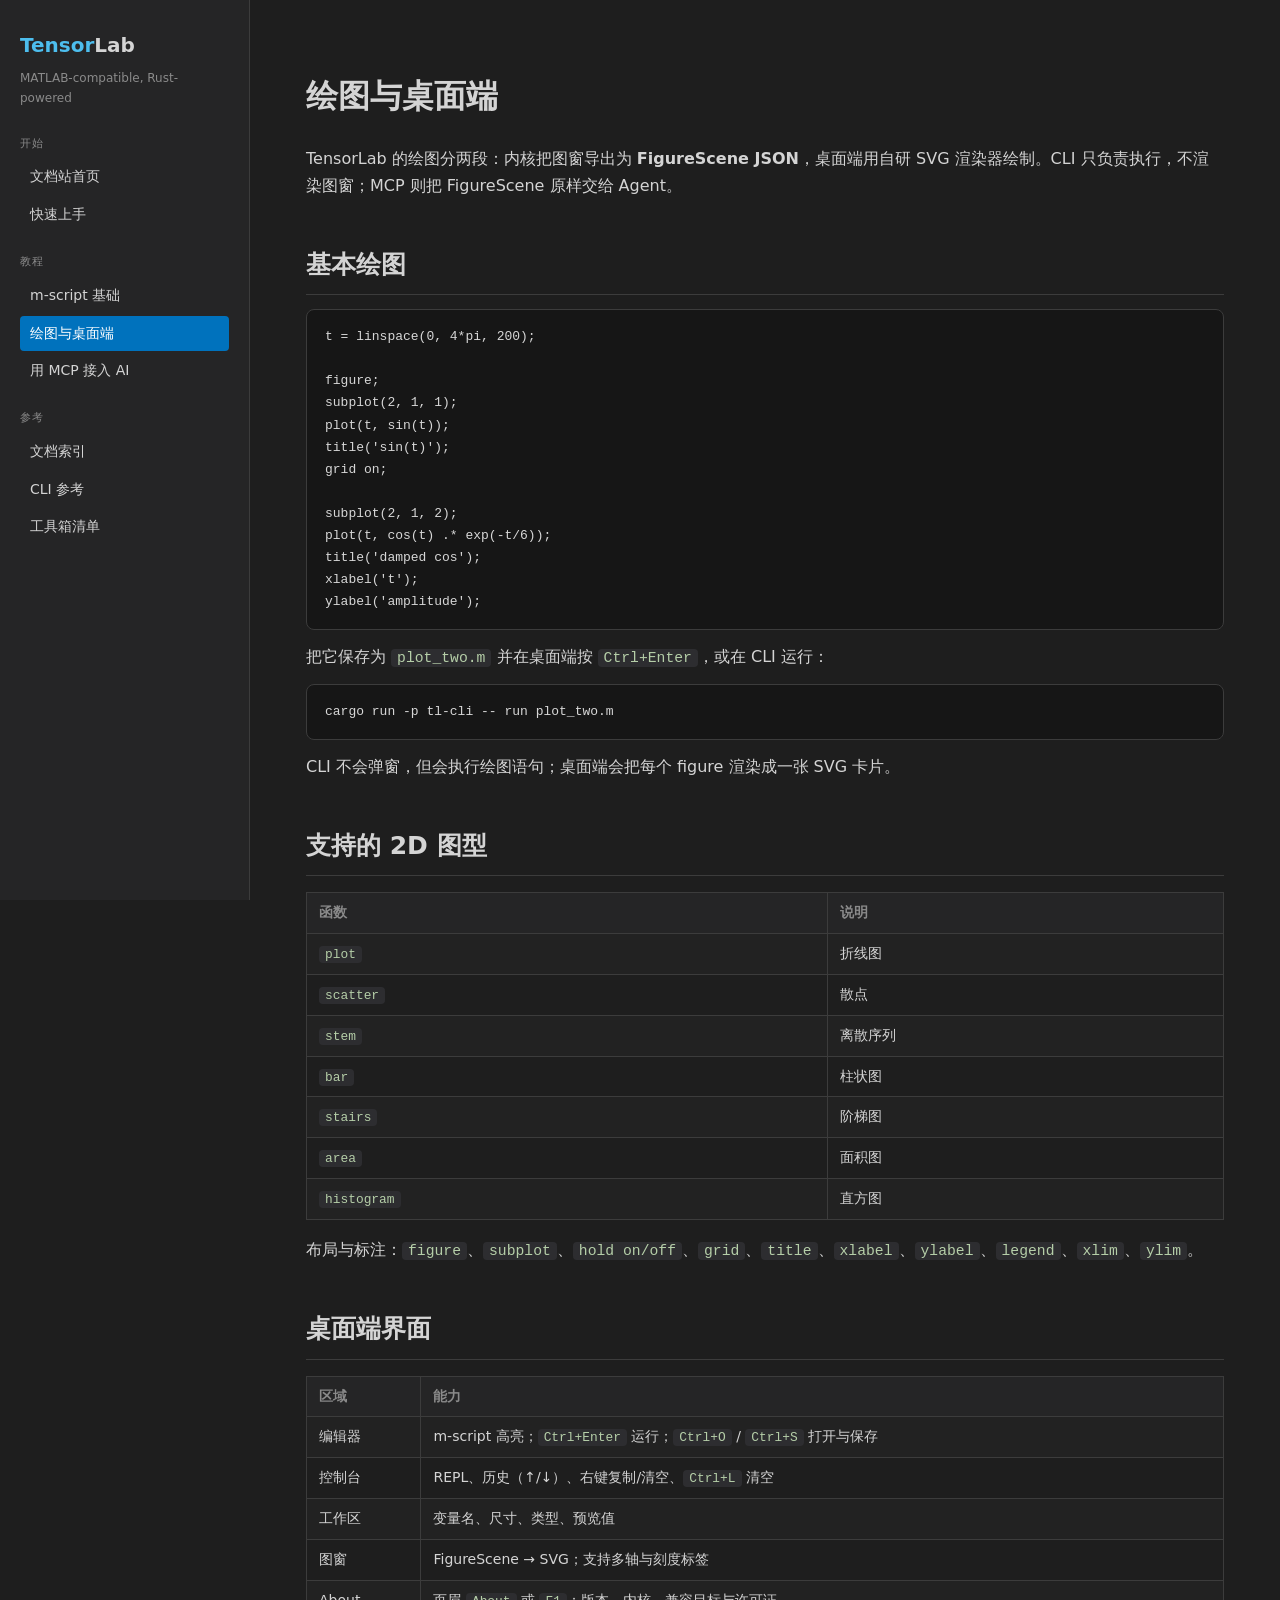
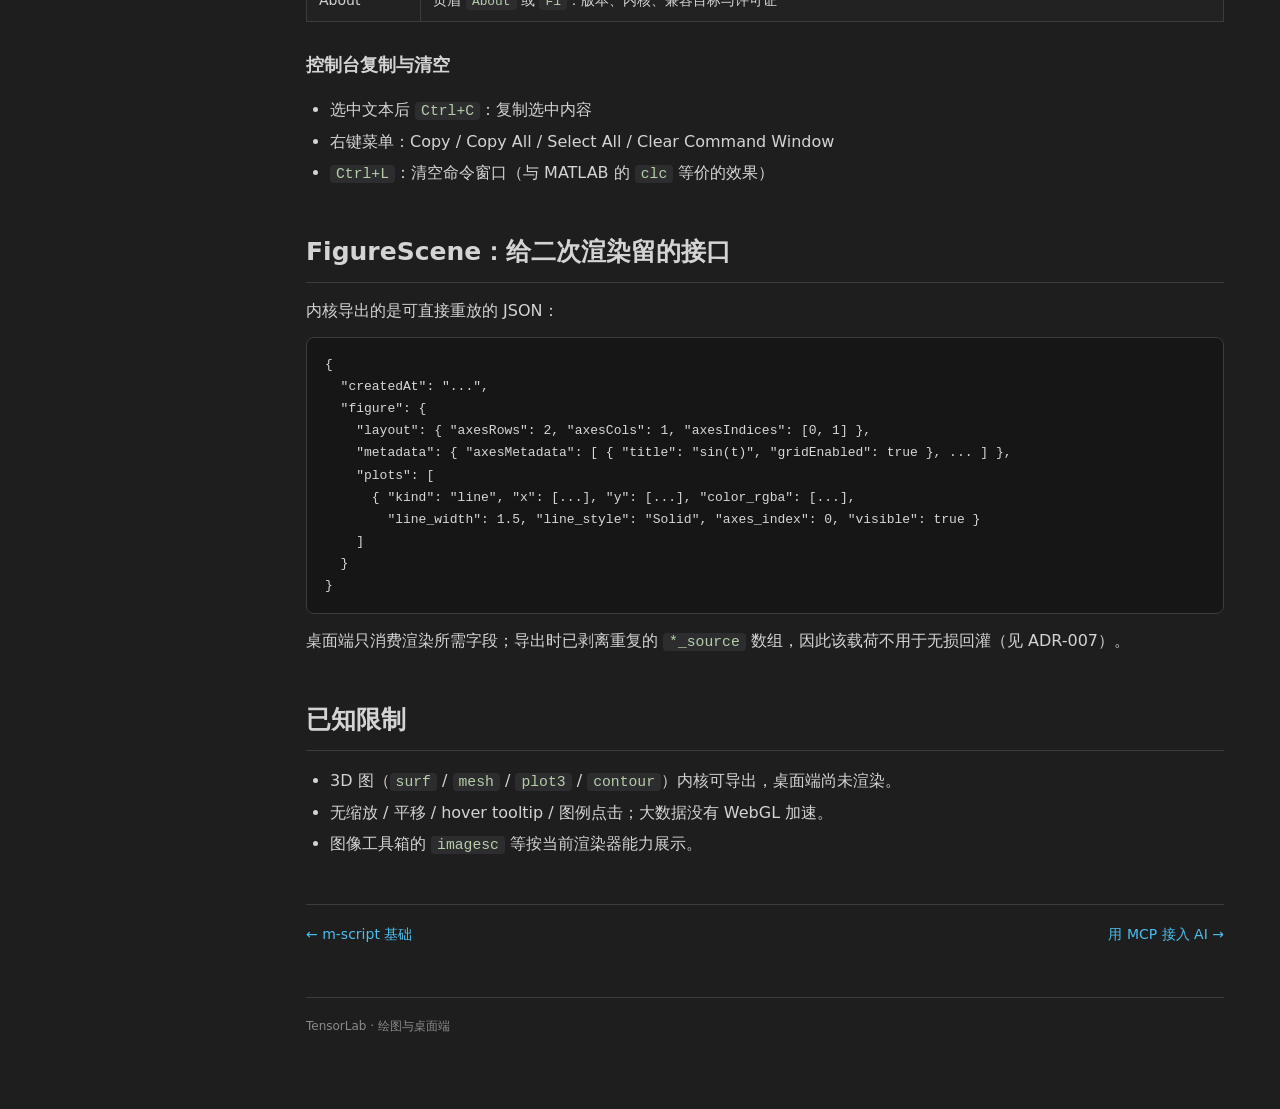
<file: docs/site/tutorials/plotting.html>
<!DOCTYPE html>
<html lang="zh-CN">
<head>
<meta charset="UTF-8">
<meta name="viewport" content="width=device-width, initial-scale=1.0">
<title>绘图与桌面端 · TensorLab</title>
<link rel="stylesheet" href="../style.css">
</head>
<body>
<div class="layout">
<nav>
  <span class="brand">Tensor<b>Lab</b></span>
  <div class="tagline">MATLAB-compatible, Rust-powered</div>
  <div class="group">开始</div>
  <a class="item" href="../index.html">文档站首页</a>
  <a class="item" href="getting-started.html">快速上手</a>
  <div class="group">教程</div>
  <a class="item" href="scripting.html">m-script 基础</a>
  <a class="item active" href="plotting.html">绘图与桌面端</a>
  <a class="item" href="mcp.html">用 MCP 接入 AI</a>
  <div class="group">参考</div>
  <a class="item" href="../../README.md">文档索引</a>
  <a class="item" href="../../cli.md">CLI 参考</a>
  <a class="item" href="../../toolboxes/">工具箱清单</a>
</nav>
<main>
<div class="content">
  <h1>绘图与桌面端</h1>
  <p>TensorLab 的绘图分两段：内核把图窗导出为 <b>FigureScene JSON</b>，桌面端用自研 SVG 渲染器绘制。CLI 只负责执行，不渲染图窗；MCP 则把 FigureScene 原样交给 Agent。</p>

  <h2>基本绘图</h2>
<pre><code>t = linspace(0, 4*pi, 200);

figure;
subplot(2, 1, 1);
plot(t, sin(t));
title('sin(t)');
grid on;

subplot(2, 1, 2);
plot(t, cos(t) .* exp(-t/6));
title('damped cos');
xlabel('t');
ylabel('amplitude');</code></pre>
  <p>把它保存为 <code>plot_two.m</code> 并在桌面端按 <code>Ctrl+Enter</code>，或在 CLI 运行：</p>
<pre><code>cargo run -p tl-cli -- run plot_two.m</code></pre>
  <p>CLI 不会弹窗，但会执行绘图语句；桌面端会把每个 figure 渲染成一张 SVG 卡片。</p>

  <h2>支持的 2D 图型</h2>
  <table>
    <tr><th>函数</th><th>说明</th></tr>
    <tr><td><code>plot</code></td><td>折线图</td></tr>
    <tr><td><code>scatter</code></td><td>散点</td></tr>
    <tr><td><code>stem</code></td><td>离散序列</td></tr>
    <tr><td><code>bar</code></td><td>柱状图</td></tr>
    <tr><td><code>stairs</code></td><td>阶梯图</td></tr>
    <tr><td><code>area</code></td><td>面积图</td></tr>
    <tr><td><code>histogram</code></td><td>直方图</td></tr>
  </table>
  <p>布局与标注：<code>figure</code>、<code>subplot</code>、<code>hold on/off</code>、<code>grid</code>、<code>title</code>、<code>xlabel</code>、<code>ylabel</code>、<code>legend</code>、<code>xlim</code>、<code>ylim</code>。</p>

  <h2>桌面端界面</h2>
  <table>
    <tr><th>区域</th><th>能力</th></tr>
    <tr><td>编辑器</td><td>m-script 高亮；<code>Ctrl+Enter</code> 运行；<code>Ctrl+O</code> / <code>Ctrl+S</code> 打开与保存</td></tr>
    <tr><td>控制台</td><td>REPL、历史（↑/↓）、右键复制/清空、<code>Ctrl+L</code> 清空</td></tr>
    <tr><td>工作区</td><td>变量名、尺寸、类型、预览值</td></tr>
    <tr><td>图窗</td><td>FigureScene → SVG；支持多轴与刻度标签</td></tr>
    <tr><td>About</td><td>页眉 <code>About</code> 或 <code>F1</code>：版本、内核、兼容目标与许可证</td></tr>
  </table>

  <h3>控制台复制与清空</h3>
  <ul>
    <li>选中文本后 <code>Ctrl+C</code>：复制选中内容</li>
    <li>右键菜单：Copy / Copy All / Select All / Clear Command Window</li>
    <li><code>Ctrl+L</code>：清空命令窗口（与 MATLAB 的 <code>clc</code> 等价的效果）</li>
  </ul>

  <h2>FigureScene：给二次渲染留的接口</h2>
  <p>内核导出的是可直接重放的 JSON：</p>
<pre><code>{
  "createdAt": "...",
  "figure": {
    "layout": { "axesRows": 2, "axesCols": 1, "axesIndices": [0, 1] },
    "metadata": { "axesMetadata": [ { "title": "sin(t)", "gridEnabled": true }, ... ] },
    "plots": [
      { "kind": "line", "x": [...], "y": [...], "color_rgba": [...],
        "line_width": 1.5, "line_style": "Solid", "axes_index": 0, "visible": true }
    ]
  }
}</code></pre>
  <p>桌面端只消费渲染所需字段；导出时已剥离重复的 <code>*_source</code> 数组，因此该载荷不用于无损回灌（见 ADR-007）。</p>

  <h2>已知限制</h2>
  <ul>
    <li>3D 图（<code>surf</code> / <code>mesh</code> / <code>plot3</code> / <code>contour</code>）内核可导出，桌面端尚未渲染。</li>
    <li>无缩放 / 平移 / hover tooltip / 图例点击；大数据没有 WebGL 加速。</li>
    <li>图像工具箱的 <code>imagesc</code> 等按当前渲染器能力展示。</li>
  </ul>

  <div class="pager">
    <a href="scripting.html">← m-script 基础</a>
    <a href="mcp.html">用 MCP 接入 AI →</a>
  </div>
  <footer>TensorLab · 绘图与桌面端</footer>
</div>
</main>
</div>
</body>
</html>
</file>
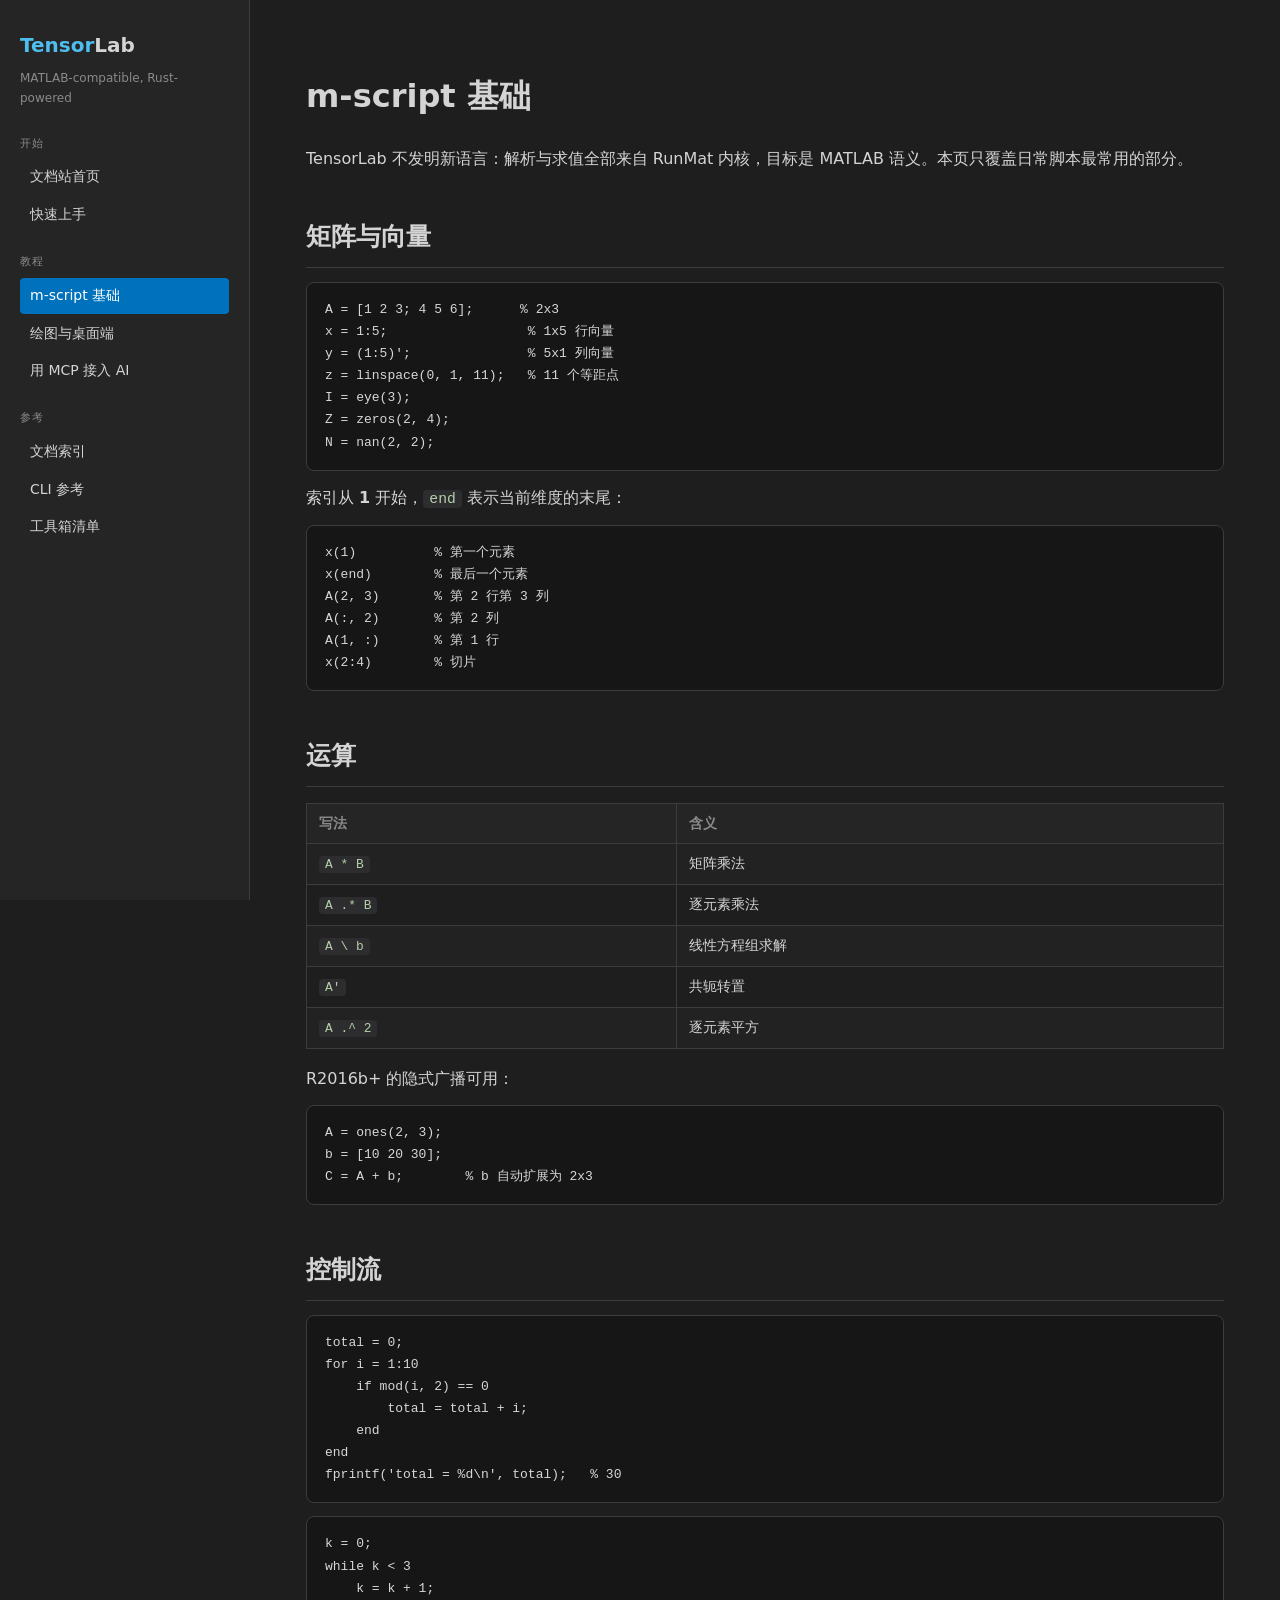
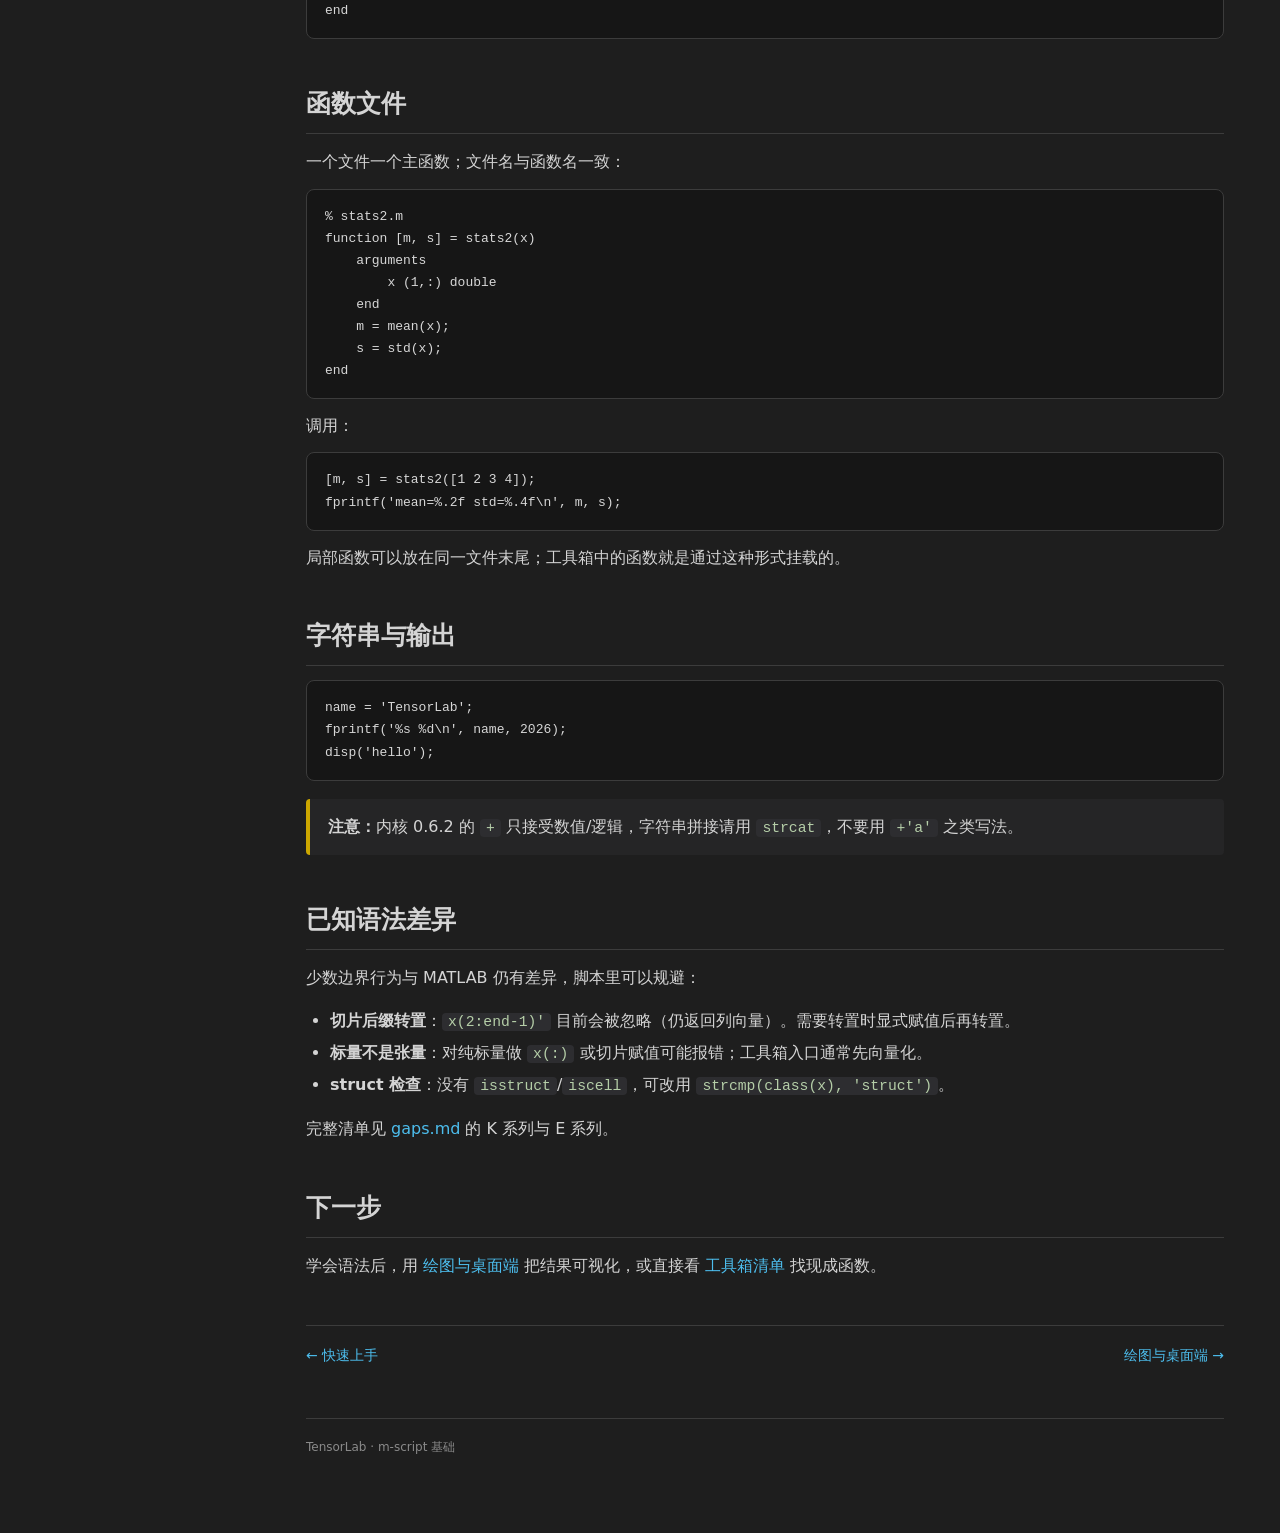
<file: docs/site/tutorials/scripting.html>
<!DOCTYPE html>
<html lang="zh-CN">
<head>
<meta charset="UTF-8">
<meta name="viewport" content="width=device-width, initial-scale=1.0">
<title>m-script 基础 · TensorLab</title>
<link rel="stylesheet" href="../style.css">
</head>
<body>
<div class="layout">
<nav>
  <span class="brand">Tensor<b>Lab</b></span>
  <div class="tagline">MATLAB-compatible, Rust-powered</div>
  <div class="group">开始</div>
  <a class="item" href="../index.html">文档站首页</a>
  <a class="item" href="getting-started.html">快速上手</a>
  <div class="group">教程</div>
  <a class="item active" href="scripting.html">m-script 基础</a>
  <a class="item" href="plotting.html">绘图与桌面端</a>
  <a class="item" href="mcp.html">用 MCP 接入 AI</a>
  <div class="group">参考</div>
  <a class="item" href="../../README.md">文档索引</a>
  <a class="item" href="../../cli.md">CLI 参考</a>
  <a class="item" href="../../toolboxes/">工具箱清单</a>
</nav>
<main>
<div class="content">
  <h1>m-script 基础</h1>
  <p>TensorLab 不发明新语言：解析与求值全部来自 RunMat 内核，目标是 MATLAB 语义。本页只覆盖日常脚本最常用的部分。</p>

  <h2>矩阵与向量</h2>
<pre><code>A = [1 2 3; 4 5 6];      % 2x3
x = 1:5;                  % 1x5 行向量
y = (1:5)';               % 5x1 列向量
z = linspace(0, 1, 11);   % 11 个等距点
I = eye(3);
Z = zeros(2, 4);
N = nan(2, 2);</code></pre>
  <p>索引从 <b>1</b> 开始，<code>end</code> 表示当前维度的末尾：</p>
<pre><code>x(1)          % 第一个元素
x(end)        % 最后一个元素
A(2, 3)       % 第 2 行第 3 列
A(:, 2)       % 第 2 列
A(1, :)       % 第 1 行
x(2:4)        % 切片</code></pre>

  <h2>运算</h2>
  <table>
    <tr><th>写法</th><th>含义</th></tr>
    <tr><td><code>A * B</code></td><td>矩阵乘法</td></tr>
    <tr><td><code>A .* B</code></td><td>逐元素乘法</td></tr>
    <tr><td><code>A \ b</code></td><td>线性方程组求解</td></tr>
    <tr><td><code>A'</code></td><td>共轭转置</td></tr>
    <tr><td><code>A .^ 2</code></td><td>逐元素平方</td></tr>
  </table>
  <p>R2016b+ 的隐式广播可用：</p>
<pre><code>A = ones(2, 3);
b = [10 20 30];
C = A + b;        % b 自动扩展为 2x3</code></pre>

  <h2>控制流</h2>
<pre><code>total = 0;
for i = 1:10
    if mod(i, 2) == 0
        total = total + i;
    end
end
fprintf('total = %d\n', total);   % 30</code></pre>
<pre><code>k = 0;
while k &lt; 3
    k = k + 1;
end</code></pre>

  <h2>函数文件</h2>
  <p>一个文件一个主函数；文件名与函数名一致：</p>
<pre><code>% stats2.m
function [m, s] = stats2(x)
    arguments
        x (1,:) double
    end
    m = mean(x);
    s = std(x);
end</code></pre>
  <p>调用：</p>
<pre><code>[m, s] = stats2([1 2 3 4]);
fprintf('mean=%.2f std=%.4f\n', m, s);</code></pre>
  <p>局部函数可以放在同一文件末尾；工具箱中的函数就是通过这种形式挂载的。</p>

  <h2>字符串与输出</h2>
<pre><code>name = 'TensorLab';
fprintf('%s %d\n', name, 2026);
disp('hello');</code></pre>
  <div class="callout warn">
    <strong>注意：</strong>内核 0.6.2 的 <code>+</code> 只接受数值/逻辑，字符串拼接请用 <code>strcat</code>，不要用 <code>+'a'</code> 之类写法。
  </div>

  <h2>已知语法差异</h2>
  <p>少数边界行为与 MATLAB 仍有差异，脚本里可以规避：</p>
  <ul>
    <li><b>切片后缀转置</b>：<code>x(2:end-1)'</code> 目前会被忽略（仍返回列向量）。需要转置时显式赋值后再转置。</li>
    <li><b>标量不是张量</b>：对纯标量做 <code>x(:)</code> 或切片赋值可能报错；工具箱入口通常先向量化。</li>
    <li><b>struct 检查</b>：没有 <code>isstruct</code>/<code>iscell</code>，可改用 <code>strcmp(class(x), 'struct')</code>。</li>
  </ul>
  <p>完整清单见 <a href="../../gaps.md">gaps.md</a> 的 K 系列与 E 系列。</p>

  <h2>下一步</h2>
  <p>学会语法后，用 <a href="plotting.html">绘图与桌面端</a> 把结果可视化，或直接看 <a href="../../toolboxes/">工具箱清单</a> 找现成函数。</p>

  <div class="pager">
    <a href="getting-started.html">← 快速上手</a>
    <a href="plotting.html">绘图与桌面端 →</a>
  </div>
  <footer>TensorLab · m-script 基础</footer>
</div>
</main>
</div>
</body>
</html>
</file>
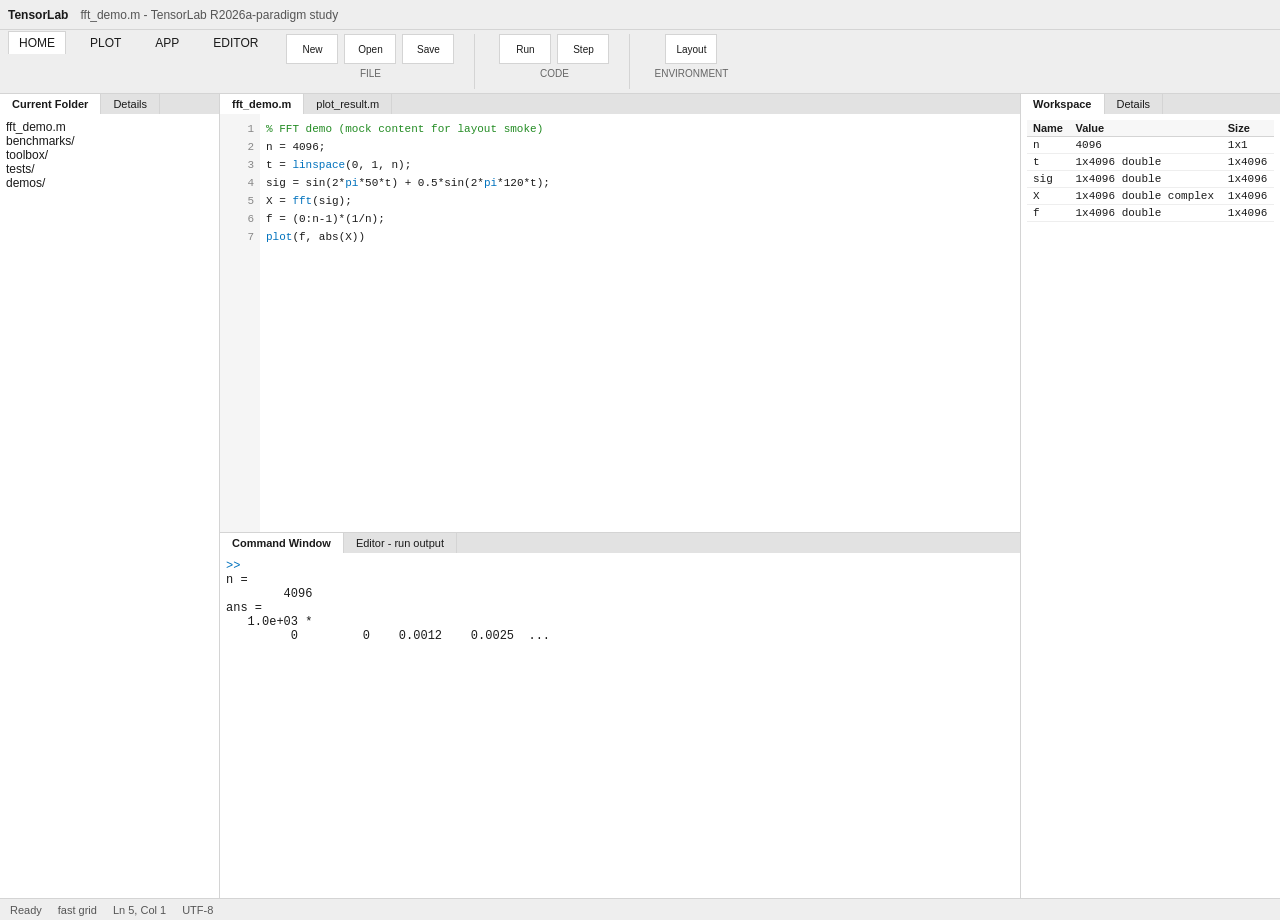
<file: docs/ui/matlab-ui-proto/smoke.html>
<!DOCTYPE html>
<html lang="en">
<head>
<meta charset="utf-8">
<title>TensorLab UI shell - smoke (M0)</title>
<style>
  :root {
    --ml-titlebar: #eeeeee;
    --ml-panel-bg: #ffffff;
    --ml-panel-border: #d4d4d4;
    --ml-accent: #0072bd;
    --ml-text: #1a1a1a;
    --ml-docktab-active: #ffffff;
    --ml-docktab-idle: #e2e2e2;
    --ml-cmd-bg: #ffffff;
    --ml-editor-gutter: #f5f5f5;
  }
  * { margin: 0; padding: 0; box-sizing: border-box; }
  body { font-family: "Segoe UI", sans-serif; font-size: 12px; color: var(--ml-text); overflow: hidden; }
  .titlebar {
    height: 30px; background: var(--ml-titlebar); border-bottom: 1px solid var(--ml-panel-border);
    display: flex; align-items: center; padding: 0 8px; gap: 12px;
  }
  .titlebar .brand { font-weight: 600; }
  .titlebar .docname { color: #555; }
  .ribbon {
    height: 64px; background: var(--ml-titlebar); border-bottom: 1px solid var(--ml-panel-border);
    display: flex; align-items: stretch; padding: 0 8px; gap: 18px;
  }
  .ribbon .tab-row { display: flex; gap: 14px; align-items: flex-end; height: 24px; }
  .ribbon .tab { padding: 4px 10px; }
  .ribbon .tab.active { background: var(--ml-panel-bg); border: 1px solid var(--ml-panel-border); border-bottom: none; }
  .ribbon .groups { display: flex; gap: 24px; padding: 4px 0; }
  .ribbon .group { display: flex; flex-direction: column; align-items: center; gap: 4px; border-right: 1px solid var(--ml-panel-border); padding-right: 20px; }
  .ribbon .group:last-child { border-right: none; }
  .ribbon .btnrow { display: flex; gap: 6px; }
  .ribbon .btn { width: 52px; height: 30px; border: 1px solid var(--ml-panel-border); background: var(--ml-panel-bg); display: flex; align-items: center; justify-content: center; font-size: 10px; }
  .ribbon .grouplabel { font-size: 10px; color: #666; }
  .main { display: flex; height: calc(100vh - 96px); }
  .dock { background: var(--ml-panel-bg); display: flex; flex-direction: column; }
  .dock .doctabs { display: flex; background: var(--ml-docktab-idle); }
  .dock .doctabs .dt { padding: 4px 12px; border-right: 1px solid var(--ml-panel-border); font-size: 11px; }
  .dock .doctabs .dt.active { background: var(--ml-docktab-active); font-weight: 600; }
  .dock .content { flex: 1; overflow: auto; padding: 6px; }
  .left { width: 220px; border-right: 1px solid var(--ml-panel-border); }
  .center { flex: 1; display: flex; flex-direction: column; }
  .right { width: 260px; border-left: 1px solid var(--ml-panel-border); }
  .center .editor { flex: 1.2; border-bottom: 1px solid var(--ml-panel-border); }
  .center .cmdwin { flex: 1; }
  .editor-body { display: flex; height: 100%; }
  .gutter { width: 40px; background: var(--ml-editor-gutter); text-align: right; padding: 6px 6px 0 0; color: #888; font-family: Consolas, monospace; font-size: 11px; line-height: 18px; user-select: none; }
  .code { flex: 1; font-family: Consolas, monospace; font-size: 11px; line-height: 18px; padding: 6px; white-space: pre; }
  .kw { color: var(--ml-accent); }
  .cm { color: #228B22; }
  .str { color: #A020F0; }
  .cmd-prompt { color: var(--ml-accent); font-family: Consolas, monospace; }
  .cmd-out { font-family: Consolas, monospace; white-space: pre-wrap; }
  table.vars { border-collapse: collapse; width: 100%; font-size: 11px; }
  table.vars th { text-align: left; border-bottom: 1px solid var(--ml-panel-border); padding: 2px 6px; background: #f7f7f7; }
  table.vars td { padding: 2px 6px; border-bottom: 1px solid #eee; font-family: Consolas, monospace; }
  .statusbar { height: 22px; background: var(--ml-titlebar); border-top: 1px solid var(--ml-panel-border); display: flex; align-items: center; padding: 0 10px; gap: 16px; font-size: 11px; color: #555; }
</style>
</head>
<body>
  <div class="titlebar">
    <span class="brand">TensorLab</span>
    <span class="docname">fft_demo.m - TensorLab R2026a-paradigm study</span>
  </div>
  <div class="ribbon">
    <div class="tab-row">
      <div class="tab active">HOME</div><div class="tab">PLOT</div><div class="tab">APP</div><div class="tab">EDITOR</div>
    </div>
    <div class="groups">
      <div class="group"><div class="btnrow"><div class="btn">New</div><div class="btn">Open</div><div class="btn">Save</div></div><div class="grouplabel">FILE</div></div>
      <div class="group"><div class="btnrow"><div class="btn">Run</div><div class="btn">Step</div></div><div class="grouplabel">CODE</div></div>
      <div class="group"><div class="btnrow"><div class="btn">Layout</div></div><div class="grouplabel">ENVIRONMENT</div></div>
    </div>
  </div>
  <div class="main">
    <div class="dock left">
      <div class="doctabs"><div class="dt active">Current Folder</div><div class="dt">Details</div></div>
      <div class="content">
        fft_demo.m<br>benchmarks/<br>toolbox/<br>tests/<br>demos/
      </div>
    </div>
    <div class="center">
      <div class="dock editor">
        <div class="doctabs"><div class="dt active">fft_demo.m</div><div class="dt">plot_result.m</div></div>
        <div class="editor-body">
          <div class="gutter">1<br>2<br>3<br>4<br>5<br>6<br>7</div>
          <div class="code"><span class="cm">% FFT demo (mock content for layout smoke)</span>
n = 4096;
t = <span class="kw">linspace</span>(0, 1, n);
sig = <span class="fu">sin</span>(2*<span class="kw">pi</span>*50*t) + 0.5*<span class="fu">sin</span>(2*<span class="kw">pi</span>*120*t);
X = <span class="kw">fft</span>(sig);
f = (0:n-1)*(1/n);
<span class="kw">plot</span>(f, <span class="fu">abs</span>(X))</div>
        </div>
      </div>
      <div class="dock cmdwin">
        <div class="doctabs"><div class="dt active">Command Window</div><div class="dt">Editor - run output</div></div>
        <div class="content">
          <div class="cmd-prompt">&gt;&gt; </div>
          <div class="cmd-out">n =
        4096
ans =
   1.0e+03 *
         0         0    0.0012    0.0025  ...</div>
        </div>
      </div>
    </div>
    <div class="dock right">
      <div class="doctabs"><div class="dt active">Workspace</div><div class="dt">Details</div></div>
      <div class="content">
        <table class="vars">
          <tr><th>Name</th><th>Value</th><th>Size</th></tr>
          <tr><td>n</td><td>4096</td><td>1x1</td></tr>
          <tr><td>t</td><td>1x4096 double</td><td>1x4096</td></tr>
          <tr><td>sig</td><td>1x4096 double</td><td>1x4096</td></tr>
          <tr><td>X</td><td>1x4096 double complex</td><td>1x4096</td></tr>
          <tr><td>f</td><td>1x4096 double</td><td>1x4096</td></tr>
        </table>
      </div>
    </div>
  </div>
  <div class="statusbar">
    <span>Ready</span><span>fast grid</span><span>Ln 5, Col 1</span><span>UTF-8</span>
  </div>
</body>
</html>
</file>
<file: docs/site/style.css>
:root {
  --bg: #1e1e1e;
  --bg2: #252526;
  --bg3: #2d2d30;
  --panel: #333333;
  --fg: #d4d4d4;
  --dim: #8a8a8a;
  --accent: #4dbeee;
  --accent2: #0072bd;
  --border: #3c3c3c;
  --code: #b5cea8;
  --warn: #cca700;
}

* { box-sizing: border-box; }

html { scroll-behavior: smooth; }

body {
  margin: 0;
  background: var(--bg);
  color: var(--fg);
  font-family: "Segoe UI", "PingFang SC", "Microsoft YaHei", system-ui, sans-serif;
  line-height: 1.7;
}

a { color: var(--accent); text-decoration: none; }
a:hover { text-decoration: underline; }

.layout { display: flex; min-height: 100vh; }

nav {
  position: sticky;
  top: 0;
  align-self: flex-start;
  width: 250px;
  height: 100vh;
  padding: 28px 20px;
  background: var(--bg2);
  border-right: 1px solid var(--border);
}

nav .brand {
  display: block;
  margin-bottom: 6px;
  font-size: 20px;
  font-weight: 700;
  color: var(--accent);
}

nav .brand b { color: var(--fg); }

nav .tagline {
  margin-bottom: 26px;
  font-size: 12px;
  color: var(--dim);
}

nav .group {
  margin: 20px 0 6px;
  font-size: 11px;
  letter-spacing: .08em;
  text-transform: uppercase;
  color: var(--dim);
}

nav a.item {
  display: block;
  padding: 6px 10px;
  margin: 2px 0;
  border-radius: 4px;
  color: var(--fg);
  font-size: 14px;
}

nav a.item:hover { background: var(--bg3); text-decoration: none; }
nav a.item.active { background: var(--accent2); color: #fff; }

main {
  flex: 1;
  min-width: 0;
  padding: 48px 56px 80px;
}

.content { max-width: 920px; }

.hero {
  padding: 34px 38px;
  margin-bottom: 34px;
  background: linear-gradient(135deg, #1b2a38, var(--bg2) 60%);
  border: 1px solid var(--border);
  border-radius: 10px;
}

.hero h1 {
  margin: 0 0 10px;
  font-size: 38px;
  line-height: 1.2;
}

.hero h1 span { color: var(--accent); }

.hero p {
  margin: 8px 0 0;
  max-width: 720px;
  color: #c8c8c8;
}

.hero .badges { margin-top: 18px; display: flex; flex-wrap: wrap; gap: 8px; }

.badge {
  padding: 3px 10px;
  border: 1px solid var(--border);
  border-radius: 999px;
  background: var(--bg3);
  font-size: 12px;
  color: var(--dim);
}

h2 {
  margin: 44px 0 14px;
  padding-bottom: 8px;
  border-bottom: 1px solid var(--border);
  font-size: 25px;
}

h3 { margin: 28px 0 8px; font-size: 18px; }

p { margin: 10px 0; }

ul, ol { padding-left: 24px; }
li { margin: 4px 0; }

code {
  padding: 1px 6px;
  border-radius: 4px;
  background: var(--bg3);
  color: var(--code);
  font-family: "Cascadia Code", Consolas, monospace;
  font-size: .92em;
}

pre {
  position: relative;
  overflow: auto;
  padding: 16px 18px;
  border: 1px solid var(--border);
  border-radius: 8px;
  background: #161616;
}

pre code {
  padding: 0;
  background: transparent;
  color: #d7d7d7;
  font-size: 13px;
  line-height: 1.6;
}

table {
  width: 100%;
  margin: 16px 0;
  border-collapse: collapse;
  font-size: 14px;
}

th, td {
  padding: 8px 12px;
  border: 1px solid var(--border);
  text-align: left;
  vertical-align: top;
}

th { background: var(--bg2); color: var(--dim); font-weight: 600; }
tr:nth-child(even) td { background: #222; }

.callout {
  margin: 18px 0;
  padding: 14px 18px;
  border-left: 4px solid var(--accent2);
  border-radius: 4px;
  background: var(--bg2);
}

.callout.warn { border-left-color: var(--warn); }
.callout strong { color: var(--fg); }

.cards {
  display: grid;
  grid-template-columns: repeat(auto-fit, minmax(240px, 1fr));
  gap: 16px;
  margin: 18px 0;
}

.card {
  display: block;
  padding: 20px;
  background: var(--bg2);
  border: 1px solid var(--border);
  border-radius: 8px;
  color: var(--fg);
}

.card:hover {
  border-color: var(--accent2);
  text-decoration: none;
  transform: translateY(-1px);
}

.card .title { margin-bottom: 6px; font-size: 16px; font-weight: 600; color: var(--accent); }
.card .desc { font-size: 13px; color: var(--dim); }

.pager {
  display: flex;
  justify-content: space-between;
  gap: 16px;
  margin-top: 46px;
  padding-top: 18px;
  border-top: 1px solid var(--border);
  font-size: 14px;
}

footer {
  margin-top: 50px;
  padding-top: 18px;
  border-top: 1px solid var(--border);
  font-size: 12px;
  color: var(--dim);
}

@media (max-width: 860px) {
  .layout { display: block; }
  nav {
    position: static;
    width: auto;
    height: auto;
    border-right: none;
    border-bottom: 1px solid var(--border);
  }
  main { padding: 28px 22px 60px; }
  .hero { padding: 24px; }
  .hero h1 { font-size: 30px; }
}
</file>
<file: docs/ui/matlab-ui-proto/styles.css>
/* ============================================================================
   TensorLab UI prototype — MATLAB R2026a paradigm (clean-room study)
   Tokens measured from MATLAB R2026a desktop captures (see
   docs/ui/r2026a-reference/design-tokens.md). Brand assets deliberately NOT
   copied: no MathWorks logo, icons or proprietary fonts.
   ========================================================================== */

:root {
  /* ---- light theme (measured) ---- */
  --bg-titlebar: #ececec;
  --bg-ribbon: #ececec;
  --bg-ribbon-active: #ffffff;
  --bg-panel: #ffffff;
  --bg-editor: #ffffff;
  --bg-docktab-idle: #e2e2e2;
  --bg-gutter: #f5f5f5;
  --bg-banner: #fdf6d8;
  --bg-hover: #e8f1f9;
  --bg-selection: #cfe4f5;
  --border-panel: #d0d0d0;
  --border-soft: #ebebeb;
  --text-primary: #1a1a1a;
  --text-muted: #666666;
  --text-gutter: #8a8a8a;
  --accent-blue: #0072bd;
  --accent-green: #7cac48;
  --accent-stop: #b0b0b0;
  --accent-error: #bd0007;
  --syn-keyword: #0072bd;
  --syn-comment: #228b22;
  --syn-string: #a020f0;
  --syn-number: #1a1a1a;
  --shadow-popup: 0 6px 22px rgba(0, 0, 0, .18);

  /* ---- metrics (measured) ---- */
  --h-titlebar: 28px;
  --h-ribbon-tabs: 26px;
  --h-ribbon-body: 64px;
  --h-pathbar: 26px;
  --h-statusbar: 22px;
  --h-docktab: 22px;
  --h-row: 18px;
  --w-rail: 34px;
  --fs-ui: 12px;
  --fs-code: 11px;
  --lh-code: 18px;
  --font-ui: "Segoe UI", "Microsoft YaHei UI", system-ui, sans-serif;
  --font-code: Consolas, "Cascadia Mono", "Courier New", monospace;
}

html[data-theme="dark"] {
  --bg-titlebar: #1a1a1a;
  --bg-ribbon: #253047;
  --bg-ribbon-active: #3d5a80;
  --bg-panel: #2b2b2b;
  --bg-editor: #1e1e1e;
  --bg-docktab-idle: #333333;
  --bg-gutter: #252526;
  --bg-banner: #5c4a1e;
  --bg-hover: #37373d;
  --bg-selection: #094771;
  --border-panel: #454545;
  --border-soft: #3a3a3a;
  --text-primary: #e0e0e0;
  --text-muted: #9a9a9a;
  --text-gutter: #6a6a6a;
  --accent-blue: #4da6db;
  --accent-green: #7cac48;
  --accent-stop: #6a6a6a;
  --accent-error: #f14c4c;
  --syn-keyword: #4da6db;
  --syn-comment: #6a9955;
  --syn-string: #ce9178;
  --syn-number: #b5cea8;
  --shadow-popup: 0 6px 22px rgba(0, 0, 0, .55);
}

* { margin: 0; padding: 0; box-sizing: border-box; }

html, body { height: 100%; }

body {
  font-family: var(--font-ui);
  font-size: var(--fs-ui);
  color: var(--text-primary);
  background: var(--bg-panel);
  overflow: hidden;
  user-select: none;
}

.app { display: flex; flex-direction: column; height: 100vh; }

/* ---------------------------------------------------------------- titlebar */
.titlebar {
  height: var(--h-titlebar);
  flex: 0 0 auto;
  background: var(--bg-titlebar);
  border-bottom: 1px solid var(--border-panel);
  display: flex;
  align-items: center;
  gap: 10px;
  padding: 0 6px 0 8px;
}
.brand { display: flex; align-items: center; gap: 6px; font-weight: 600; }
.brand-mark {
  width: 16px; height: 16px; flex: 0 0 auto;
  display: grid; place-items: center;
  background: var(--accent-blue); color: #fff;
  font-size: 10px; font-weight: 700; border-radius: 2px;
}
.doc-title { color: var(--text-muted); font-weight: 400; }
.titlebar-spacer { flex: 1; }
.global-search {
  display: flex; align-items: center; gap: 6px;
  width: 250px; height: 20px;
  background: var(--bg-panel);
  border: 1px solid var(--border-panel);
  border-radius: 10px;
  padding: 0 8px;
  color: var(--text-muted);
  font-size: 11px;
  cursor: text;
}
.global-search:focus-within { border-color: var(--accent-blue); }
.global-search input {
  border: 0; outline: 0; background: transparent;
  font: inherit; color: var(--text-primary); width: 100%;
}
.win-btns { display: flex; align-items: center; gap: 2px; }
.win-btn {
  width: 30px; height: 22px; display: grid; place-items: center;
  color: var(--text-muted); border-radius: 2px;
  font-size: 11px; line-height: 1;
}
.win-btn:hover { background: var(--bg-hover); }

/* ------------------------------------------------------------------ ribbon */
.ribbon {
  flex: 0 0 auto;
  background: var(--bg-ribbon);
  border-bottom: 1px solid var(--border-panel);
  display: flex; flex-direction: column;
}
.ribbon-tabs {
  height: var(--h-ribbon-tabs);
  display: flex; align-items: flex-end;
  gap: 2px; padding: 0 8px;
}
.rtab {
  height: 24px; padding: 0 12px;
  display: flex; align-items: center;
  font-size: 12px;
  color: var(--text-primary);
  border: 1px solid transparent; border-bottom: none;
  border-radius: 2px 2px 0 0;
  cursor: pointer; white-space: nowrap;
}
.rtab:hover { background: color-mix(in srgb, var(--bg-panel) 55%, transparent); }
.rtab.active {
  background: var(--bg-ribbon-active);
  border-color: var(--border-panel);
  font-weight: 600;
  position: relative;
}
.rtab.active::before {
  content: ""; position: absolute; left: 0; right: 0; top: -1px;
  height: 2px; background: var(--accent-blue);
}
html[data-theme="dark"] .rtab.active { color: #fff; }
html[data-theme="dark"] .rtab.active::before { background: #7fb8e0; }

.ribbon-body {
  height: var(--h-ribbon-body);
  background: var(--bg-ribbon-active);
  border-top: 1px solid var(--border-panel);
  display: flex; align-items: stretch;
  gap: 0; padding: 2px 6px 0;
  overflow-x: auto; overflow-y: hidden;
}
html[data-theme="dark"] .ribbon-body { background: var(--bg-ribbon); border-top-color: #3d5a80; }
/* the ribbon scrolls horizontally but must not advertise a scrollbar */
.ribbon-body { scrollbar-width: none; }
.ribbon-body::-webkit-scrollbar { height: 0; width: 0; }

.rgroup {
  display: flex; flex-direction: column; justify-content: space-between;
  align-items: center;
  padding: 0 8px;
  border-right: 1px solid var(--border-soft);
  flex: 0 0 auto;
}
.rgroup:last-child { border-right: none; }
.rgroup-items { display: flex; align-items: flex-start; gap: 2px; height: 50px; }
.rgroup-label {
  font-size: 10px; line-height: 12px; height: 12px;
  color: var(--text-muted);
  white-space: nowrap; overflow: hidden;
}
.rbtn {
  width: 50px; height: 50px;
  display: flex; flex-direction: column; align-items: center; gap: 2px;
  padding: 2px 2px;
  border: 1px solid transparent; border-radius: 2px;
  font-size: 10px; line-height: 1.1; text-align: center;
  color: var(--text-primary); cursor: pointer;
  overflow: hidden;
}
.rbtn:hover { background: var(--bg-hover); border-color: var(--border-panel); }
.rbtn .ico { width: 20px; height: 20px; flex: 0 0 auto; }
.rbtn span {
  display: -webkit-box; -webkit-line-clamp: 2; -webkit-box-orient: vertical;
  overflow: hidden;
}
.rbtn.big { width: 58px; height: 50px; }
.rbtn.big .ico { width: 24px; height: 24px; }
.rbtn.green .ico { color: var(--accent-green); }
.rbtn.disabled { color: var(--accent-stop); cursor: default; }
.rbtn.disabled .ico { color: var(--accent-stop); }
.rbtn.disabled:hover { background: transparent; border-color: transparent; }
.rbtn.has-menu { position: relative; }
.rbtn.has-menu::after {
  content: ""; position: absolute; right: 6px; bottom: 3px;
  border-left: 3px solid transparent; border-right: 3px solid transparent;
  border-top: 4px solid var(--text-muted);
}

/* ----------------------------------------------------------------- pathbar */
.pathbar {
  height: var(--h-pathbar);
  flex: 0 0 auto;
  display: flex; align-items: center; gap: 4px;
  padding: 0 8px;
  background: var(--bg-panel);
  border-bottom: 1px solid var(--border-panel);
  font-size: 11px;
  color: var(--text-primary);
}
.crumb { padding: 0 3px; border-radius: 2px; cursor: default; }
.crumb:hover { background: var(--bg-hover); }
.crumb-sep { color: var(--text-muted); }

/* -------------------------------------------------------------- workspace */
.workspace { flex: 1 1 auto; display: flex; min-height: 0; background: var(--bg-panel); }

.rail {
  width: var(--w-rail); flex: 0 0 auto;
  background: var(--bg-titlebar);
  border-right: 1px solid var(--border-panel);
  display: flex; flex-direction: column; align-items: center;
  padding: 4px 0; gap: 2px;
}
.rail-btn {
  width: 26px; height: 26px; display: grid; place-items: center;
  border-radius: 2px; color: var(--text-muted); cursor: pointer;
}
html[data-theme="dark"] .rail-btn { color: #b9b9b9; }
.rail-btn:hover { background: var(--bg-hover); color: var(--text-primary); }
.rail-btn.active { background: var(--bg-selection); color: var(--accent-blue); }

.dock-col {
  display: flex; flex-direction: column; min-width: 60px;
  position: relative;
}
.dock-col.left { width: 232px; flex: 0 0 auto; border-right: 1px solid var(--border-panel); }
.dock-col.right { width: 258px; flex: 0 0 auto; border-left: 1px solid var(--border-panel); }
.dock-col.center { flex: 1 1 auto; min-width: 200px; }
.dock-col.drop-target::after {
  content: ""; position: absolute; inset: 0;
  border: 2px dashed var(--accent-blue);
  background: color-mix(in srgb, var(--accent-blue) 8%, transparent);
  pointer-events: none; z-index: 5;
}

.panel {
  display: flex; flex-direction: column;
  min-height: 24px; overflow: hidden;
  background: var(--bg-panel);
}
.panel + .panel { border-top: 1px solid var(--border-panel); }
.panel.collapsed { flex: 0 0 auto; }
.panel.collapsed .panel-body { display: none; }

.panel-head {
  height: var(--h-docktab); flex: 0 0 auto;
  display: flex; align-items: stretch;
  background: var(--bg-docktab-idle);
  border-bottom: 1px solid var(--border-panel);
  cursor: grab;
}
.panel-head:active { cursor: grabbing; }
.ptabs { display: flex; align-items: stretch; overflow: hidden; }
.ptab {
  padding: 0 10px; display: flex; align-items: center; gap: 6px;
  font-size: 11px; white-space: nowrap;
  border-right: 1px solid var(--border-panel);
  color: var(--text-primary);
}
.ptab.active { background: var(--bg-panel); font-weight: 600; }
html[data-theme="dark"] .ptab.active { color: #fff; }
.ptab .close {
  width: 12px; height: 12px; display: grid; place-items: center;
  border-radius: 2px; color: var(--text-muted); font-size: 10px; line-height: 1;
  opacity: 0;
}
.ptab.active .close, .ptab:hover .close { opacity: 1; }
.ptab .close:hover { background: color-mix(in srgb, var(--text-primary) 18%, transparent); }
.panel-tools {
  margin-left: auto; display: flex; align-items: center; gap: 1px;
  padding-right: 3px;
}
.ptool {
  width: 18px; height: 18px; display: grid; place-items: center;
  color: var(--text-muted); border-radius: 2px; cursor: pointer;
}
.ptool:hover { background: var(--bg-hover); color: var(--text-primary); }

.panel-body { flex: 1 1 auto; overflow: auto; min-height: 0; }

/* scrollbars, deliberately thin like the original */
.panel-body::-webkit-scrollbar, .code-wrap::-webkit-scrollbar { width: 12px; height: 12px; }
.panel-body::-webkit-scrollbar-thumb, .code-wrap::-webkit-scrollbar-thumb {
  background: color-mix(in srgb, var(--text-muted) 45%, transparent);
  border: 3px solid transparent; background-clip: content-box; border-radius: 6px;
}
.panel-body::-webkit-scrollbar-thumb:hover, .code-wrap::-webkit-scrollbar-thumb:hover {
  background: color-mix(in srgb, var(--text-muted) 70%, transparent);
  background-clip: content-box;
}

/* current-folder tree */
.tree { padding: 4px 0; font-size: 12px; }
.tree-row {
  height: 20px; display: flex; align-items: center; gap: 6px;
  padding: 0 8px; cursor: default; white-space: nowrap;
}
.tree-row:hover { background: var(--bg-hover); }
.tree-row.selected { background: var(--bg-selection); }
.tree-row .ico { width: 15px; height: 15px; color: var(--accent-blue); flex: 0 0 auto; }
.tree-row .ico.folder { color: #d6a52a; }

/* workspace table */
table.vars { width: 100%; border-collapse: collapse; font-size: 11px; }
table.vars thead th {
  position: sticky; top: 0; z-index: 1;
  background: var(--bg-docktab-idle);
  text-align: left; font-weight: 600;
  padding: 2px 6px;
  border-bottom: 1px solid var(--border-panel);
  border-right: 1px solid var(--border-soft);
  white-space: nowrap; cursor: pointer;
}
table.vars tbody td {
  padding: 1px 6px; height: var(--h-row);
  border-bottom: 1px solid var(--border-soft);
  border-right: 1px solid var(--border-soft);
  font-family: var(--font-code); font-size: 11px;
  white-space: nowrap;
}
table.vars tbody tr:hover { background: var(--bg-hover); }
table.vars tbody tr.selected { background: var(--bg-selection); }
table.vars td.name { font-family: var(--font-ui); }
table.vars td.cls { color: var(--text-muted); }

/* editor */
#panelEditor .panel-body { background: var(--bg-editor); }
.editor-wrap { display: flex; height: 100%; font-family: var(--font-code); font-size: var(--fs-code); }
.gutter {
  flex: 0 0 44px;
  background: var(--bg-gutter);
  color: var(--text-gutter);
  text-align: right;
  padding: 4px 8px 4px 0;
  line-height: var(--lh-code);
  white-space: pre;
  user-select: none;
  border-right: 1px solid var(--border-soft);
}
.code-wrap { flex: 1 1 auto; overflow: auto; }
.code {
  padding: 4px 10px;
  line-height: var(--lh-code);
  white-space: pre;
  min-height: 100%;
  tab-size: 4;
}
.code .ln { display: block; }
.code .ln.cur { background: color-mix(in srgb, var(--accent-blue) 8%, transparent); }
.tok-kw { color: var(--syn-keyword); }
.tok-cm { color: var(--syn-comment); font-style: italic; }
.tok-str { color: var(--syn-string); }
.tok-num { color: var(--syn-number); }
.tok-fn { color: var(--text-primary); }

/* command window */
.cmd-body {
  padding: 4px 8px; font-family: var(--font-code);
  font-size: var(--fs-code); line-height: var(--lh-code);
  white-space: pre-wrap; word-break: break-word;
}
.cmd-echo { color: var(--accent-blue); }
.cmd-out { color: var(--text-primary); }
.cmd-err { color: var(--accent-error); }
.cmd-input-row { display: flex; gap: 4px; align-items: baseline; }
.cmd-prompt { color: var(--accent-blue); flex: 0 0 auto; }
.cmd-input {
  flex: 1 1 auto; border: 0; outline: 0; background: transparent;
  font: inherit; color: var(--text-primary); caret-color: var(--accent-blue);
}
.banner {
  display: flex; align-items: center; gap: 6px;
  background: var(--bg-banner);
  border-bottom: 1px solid var(--border-panel);
  padding: 3px 8px; font-size: 11px;
}
.banner a { color: var(--accent-blue); text-decoration: none; }
.banner a:hover { text-decoration: underline; }
.banner .dismiss { margin-left: auto; cursor: pointer; color: var(--text-muted); }

/* figure panel */
.fig-wrap { display: flex; flex-direction: column; height: 100%; }
.fig-toolbar {
  height: 24px; flex: 0 0 auto;
  display: flex; align-items: center; gap: 2px;
  padding: 0 6px;
  border-bottom: 1px solid var(--border-soft);
}
.fig-tool {
  width: 20px; height: 20px; display: grid; place-items: center;
  border-radius: 2px; color: var(--text-muted); cursor: pointer;
}
.fig-tool:hover { background: var(--bg-hover); color: var(--text-primary); }
.fig-tool.active { background: var(--bg-selection); color: var(--accent-blue); }
.fig-canvas { flex: 1 1 auto; display: grid; place-items: center; padding: 8px; }
.fig-canvas svg { width: 100%; height: 100%; }

/* splitters */
.hsplit {
  height: 5px; flex: 0 0 auto; cursor: row-resize;
  background: var(--bg-docktab-idle);
  border-top: 1px solid var(--border-panel);
  border-bottom: 1px solid var(--border-panel);
}
.hsplit:hover { background: var(--accent-blue); }

/* statusbar */
.statusbar {
  height: var(--h-statusbar); flex: 0 0 auto;
  background: var(--bg-titlebar);
  border-top: 1px solid var(--border-panel);
  display: flex; align-items: center; gap: 16px;
  padding: 0 10px; font-size: 11px; color: var(--text-muted);
}
.statusbar .grow { flex: 1; }
.statusbar .st { cursor: default; }
.statusbar .st:hover { color: var(--text-primary); }

/* menus & popups */
.popup {
  position: fixed; z-index: 60;
  min-width: 190px;
  background: var(--bg-panel);
  border: 1px solid var(--border-panel);
  box-shadow: var(--shadow-popup);
  padding: 3px 0; border-radius: 3px;
  font-size: 12px;
}
.popup-item {
  padding: 4px 24px 4px 12px; cursor: default;
  display: flex; align-items: center; gap: 8px;
  white-space: nowrap;
}
.popup-item:hover { background: var(--bg-selection); }
.popup-item .hint { margin-left: auto; color: var(--text-muted); font-size: 10px; }
.popup-sep { height: 1px; background: var(--border-soft); margin: 3px 0; }
.popup-title {
  padding: 4px 12px; color: var(--text-muted); font-size: 10px;
  text-transform: uppercase; letter-spacing: .04em;
}

/* preferences dialog (CEF-modal paradigm, rendered as a drawer in the prototype) */
.overlay {
  position: fixed; inset: 0; z-index: 80;
  background: rgba(0, 0, 0, .38);
  display: none; place-items: center;
}
.overlay.open { display: grid; }
.dialog {
  width: min(760px, 88vw); height: min(460px, 80vh);
  background: var(--bg-panel);
  border: 1px solid var(--border-panel);
  box-shadow: var(--shadow-popup);
  border-radius: 4px;
  display: flex; flex-direction: column;
  overflow: hidden;
}
.dialog-head {
  height: 28px; flex: 0 0 auto;
  display: flex; align-items: center; gap: 8px;
  padding: 0 8px 0 12px;
  background: var(--bg-titlebar);
  border-bottom: 1px solid var(--border-panel);
  font-weight: 600;
}
.dialog-head .close { margin-left: auto; }
.dialog-body { flex: 1 1 auto; display: flex; min-height: 0; }
.pref-nav {
  width: 210px; flex: 0 0 auto;
  border-right: 1px solid var(--border-panel);
  overflow: auto; padding: 6px 0;
  font-size: 12px;
}
.pref-search { padding: 6px 8px; }
.pref-search input {
  width: 100%; height: 22px;
  border: 1px solid var(--border-panel); border-radius: 3px;
  background: var(--bg-panel); color: var(--text-primary);
  font: inherit; font-size: 11px; padding: 0 8px; outline: 0;
}
.pref-search input:focus { border-color: var(--accent-blue); }
.pref-item {
  padding: 3px 10px 3px 14px; cursor: default;
  display: flex; align-items: center; gap: 5px;
}
.pref-item:hover { background: var(--bg-hover); }
.pref-item.active { background: var(--bg-selection); }
.pref-item.child { padding-left: 30px; }
.pref-caret { width: 10px; display: inline-block; color: var(--text-muted); font-size: 9px; }
.pref-content { flex: 1 1 auto; overflow: auto; padding: 14px 18px; font-size: 12px; }
.pref-content h3 { font-size: 13px; margin-bottom: 8px; }
.pref-content .hint { color: var(--text-muted); line-height: 1.6; }
.pref-row {
  display: flex; align-items: center; gap: 10px;
  padding: 7px 0; border-bottom: 1px solid var(--border-soft);
}
.pref-row .label { width: 190px; }
.pref-row select, .pref-row input[type="number"] {
  height: 22px; min-width: 130px;
  background: var(--bg-panel); color: var(--text-primary);
  border: 1px solid var(--border-panel); border-radius: 3px;
  font: inherit; font-size: 11px; padding: 0 6px; outline: 0;
}
.radio-row { display: flex; gap: 14px; }
.radio-row label { display: flex; align-items: center; gap: 5px; cursor: pointer; }

/* toast */
.toast {
  position: fixed; bottom: 34px; left: 50%; transform: translateX(-50%);
  background: var(--text-primary); color: var(--bg-panel);
  padding: 6px 14px; border-radius: 3px; font-size: 11px;
  opacity: 0; transition: opacity .18s; pointer-events: none; z-index: 90;
}
.toast.show { opacity: .92; }
</file>
